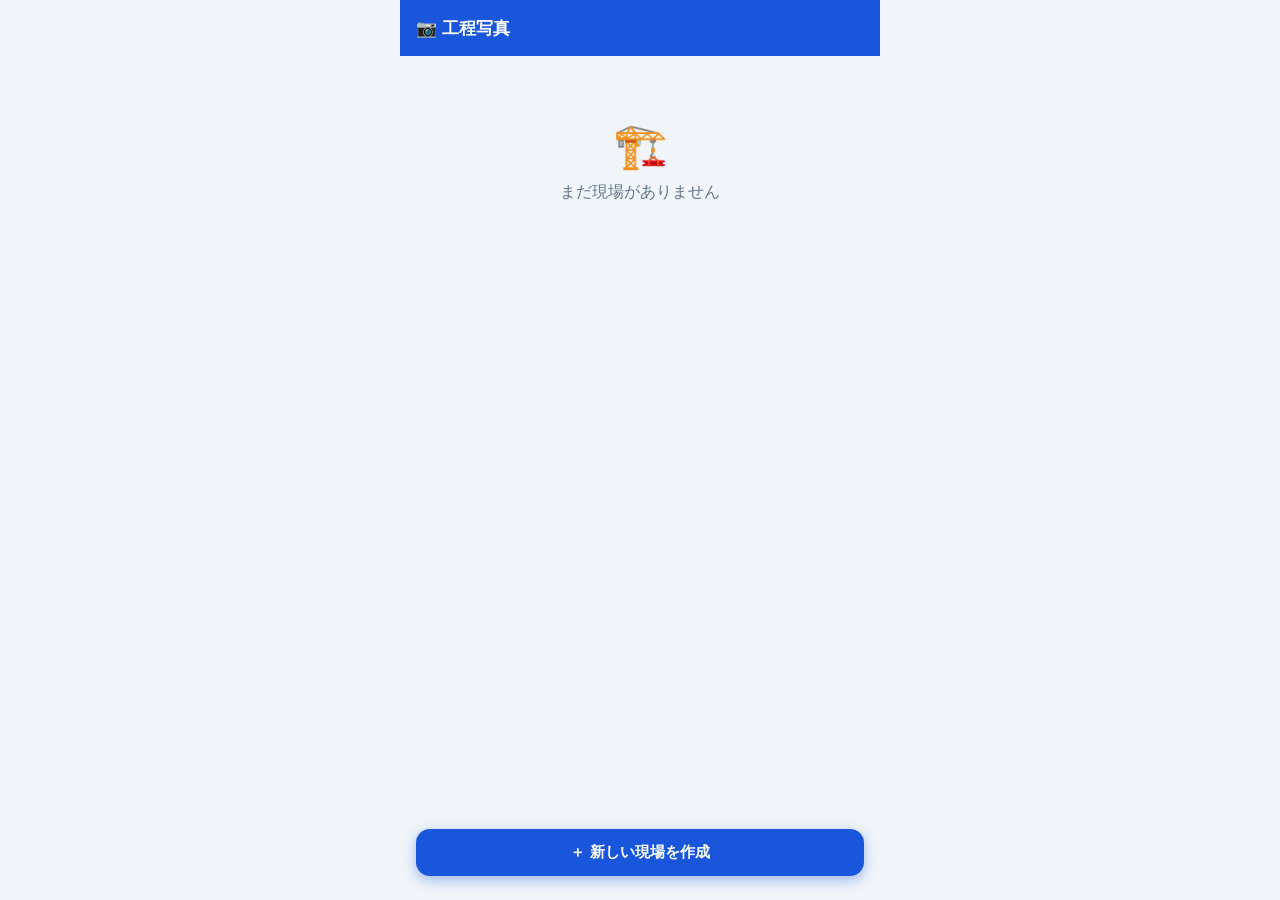
<file: work/washinokensetsu-koutei-shashin/04_system/index.html>
<!DOCTYPE html>
<html lang="ja">
<head>
<meta charset="UTF-8">
<meta name="viewport" content="width=device-width, initial-scale=1.0, maximum-scale=1.0, user-scalable=no">
<title>工程写真アプリ</title>
<style>
  :root {
    --primary: #1a56db;
    --primary-dark: #1239a5;
    --danger: #ef4444;
    --success: #10b981;
    --bg: #f1f5f9;
    --card: #ffffff;
    --text: #1e293b;
    --muted: #64748b;
    --border: #e2e8f0;
    --header-h: 56px;
  }
  * { box-sizing: border-box; margin: 0; padding: 0; -webkit-tap-highlight-color: transparent; }
  body {
    font-family: -apple-system, BlinkMacSystemFont, 'Hiragino Sans', 'Yu Gothic UI', sans-serif;
    background: var(--bg); color: var(--text);
    max-width: 480px; margin: 0 auto; min-height: 100vh;
  }
  .screen { display: none; min-height: 100vh; padding-bottom: 24px; }
  .screen.active { display: block; }

  .header {
    background: var(--primary); color: white; height: var(--header-h);
    display: flex; align-items: center; padding: 0 16px;
    position: sticky; top: 0; z-index: 100; gap: 12px;
  }
  .header-back {
    width: 34px; height: 34px; display: flex; align-items: center; justify-content: center;
    background: rgba(255,255,255,0.15); border-radius: 50%; cursor: pointer; font-size: 19px; flex-shrink: 0;
  }
  .header-title { font-size: 17px; font-weight: 700; flex: 1; }
  .header-action {
    font-size: 13px; background: rgba(255,255,255,0.2);
    padding: 6px 12px; border-radius: 20px; cursor: pointer; white-space: nowrap;
  }

  .section { padding: 16px; }
  .card { background: var(--card); border-radius: 14px; padding: 14px; box-shadow: 0 1px 4px rgba(0,0,0,0.07); margin-bottom: 10px; }

  /* HOME: 現場一覧 */
  .site-card {
    display: flex; align-items: center; justify-content: space-between; gap: 10px;
    cursor: pointer;
  }
  .site-card-name { font-size: 15px; font-weight: 700; }
  .site-card-sub { font-size: 12px; color: var(--muted); margin-top: 3px; }
  .site-card-arrow { color: var(--muted); font-size: 18px; }
  .fab {
    position: fixed; bottom: 24px; left: 50%; transform: translateX(-50%);
    width: calc(100% - 32px); max-width: 448px;
    background: var(--primary); color: white; border: none; border-radius: 14px;
    padding: 14px; font-size: 15px; font-weight: 700; cursor: pointer;
    box-shadow: 0 4px 14px rgba(26,86,219,0.4);
  }

  .empty-state { text-align: center; padding: 48px 24px; color: var(--muted); }
  .empty-state-icon { font-size: 44px; margin-bottom: 10px; }

  /* PHOTO LIST */
  .photo-add-drop {
    background: #f8faff; border: 2px dashed #93c5fd; border-radius: 14px;
    padding: 18px; text-align: center; cursor: pointer; margin-bottom: 14px;
  }
  .photo-add-icon { font-size: 30px; margin-bottom: 4px; }
  .photo-add-text { font-size: 14px; font-weight: 700; color: var(--primary); }

  .photo-item {
    display: flex; gap: 8px; background: var(--card); border-radius: 14px; padding: 10px;
    box-shadow: 0 1px 4px rgba(0,0,0,0.07); margin-bottom: 10px; align-items: stretch;
  }
  .photo-item.dragging { z-index: 50; box-shadow: 0 8px 20px rgba(0,0,0,0.25); opacity: 0.95; }
  .photo-item-handle {
    display: flex; align-items: center; justify-content: center;
    width: 26px; flex-shrink: 0; font-size: 20px; color: var(--muted);
    cursor: grab; touch-action: none; user-select: none; -webkit-user-drag: none;
  }
  body.dragging-active { user-select: none; }
  .photo-item-thumb {
    width: 76px; height: 76px; border-radius: 10px; overflow: hidden; flex-shrink: 0; background: #e0f2fe;
  }
  .photo-item-thumb img { width: 100%; height: 100%; object-fit: cover; display: block; }
  .photo-item-body { flex: 1; min-width: 0; }
  .photo-item-input {
    width: 100%; border: 1.5px solid var(--border); border-radius: 8px; padding: 6px 8px;
    font-size: 13px; font-family: inherit; margin-bottom: 6px; background: white;
  }
  .photo-item-memo {
    width: 100%; border: 1.5px solid var(--border); border-radius: 8px; padding: 6px 8px;
    font-size: 12px; font-family: inherit; resize: none; height: 44px; line-height: 1.4;
  }
  .photo-item-counter { font-size: 10px; color: var(--muted); text-align: right; margin-top: 2px; }
  .photo-item-actions {
    display: flex; flex-direction: column; gap: 4px; flex-shrink: 0;
  }
  .photo-item-btn {
    width: 30px; height: 30px; border-radius: 8px; border: none; background: var(--bg);
    color: var(--muted); font-size: 14px; cursor: pointer; display: flex; align-items: center; justify-content: center;
  }
  .photo-item-btn.del { color: var(--danger); }

  .submit-btn {
    width: 100%; padding: 15px; border-radius: 14px; border: none;
    background: var(--primary); color: white; font-size: 15px; font-weight: 800;
    cursor: pointer; display: flex; align-items: center; justify-content: center; gap: 8px;
    box-shadow: 0 4px 12px rgba(26,86,219,0.35); font-family: inherit; margin-top: 4px;
  }
  .submit-btn.ghost { background: var(--card); color: var(--text); box-shadow: none; border: 1.5px solid var(--border); }

  /* PRINT PREVIEW (screen) */
  .print-page {
    background: white; width: 100%; aspect-ratio: 210 / 297;
    box-shadow: 0 1px 6px rgba(0,0,0,0.15); margin: 0 auto 20px; padding: 10mm;
    display: grid; grid-template-columns: 1fr 1fr; grid-template-rows: auto repeat(3, 1fr);
    gap: 4mm; overflow: hidden;
  }
  .print-page-header {
    grid-column: 1 / -1; display: flex; justify-content: space-between; align-items: baseline;
    border-bottom: 1.5px solid #333; padding-bottom: 4px; margin-bottom: 2px;
    font-size: 11px;
  }
  .print-page-header b { font-size: 13px; }
  .print-cell { border: 1px solid #ccc; display: flex; flex-direction: column; overflow: hidden; }
  .print-cell-photo { flex: 1; background: #eee; overflow: hidden; min-height: 0; }
  .print-cell-photo img { width: 100%; height: 100%; object-fit: cover; display: block; }
  .print-cell-caption {
    padding: 3px 5px; font-size: 9px; line-height: 1.3; border-top: 1px solid #ccc;
    height: 15mm; overflow: hidden; flex-shrink: 0;
  }
  .print-cell-caption b { font-size: 10px; display: block; }
  .print-cell-empty { background: #f8f8f8; }

  /* FORM */
  .form-group { margin-bottom: 14px; }
  .form-label { font-size: 13px; font-weight: 700; color: var(--muted); margin-bottom: 6px; display: block; }
  .form-input {
    width: 100%; padding: 12px 14px; border-radius: 12px;
    border: 1.5px solid var(--border); font-size: 15px; font-family: inherit;
    color: var(--text); background: white; outline: none;
  }

  .toast {
    position: fixed; bottom: 90px; left: 50%; transform: translateX(-50%) translateY(20px);
    background: #1e293b; color: white; padding: 12px 20px; border-radius: 24px;
    font-size: 14px; font-weight: 600; opacity: 0; transition: all 0.3s; z-index: 9999; white-space: nowrap;
  }
  .toast.show { opacity: 1; transform: translateX(-50%) translateY(0); }

  /* PRINT MEDIA */
  @media print {
    body { max-width: none; }
    .header, .fab, .no-print, .toast { display: none !important; }
    .screen { display: none !important; padding-bottom: 0; }
    .screen.printing { display: block !important; }
    .print-page { box-shadow: none; margin: 0; page-break-after: always; width: 210mm; aspect-ratio: unset; height: 297mm; }
    .section { padding: 0; }
  }
</style>
</head>
<body>

<!-- ─── HOME: 現場一覧 ─── -->
<div class="screen active" id="screen-home">
  <div class="header">
    <div class="header-title">📷 工程写真</div>
  </div>
  <div class="section" id="site-list"></div>
  <button class="fab" onclick="openNewSite()">＋ 新しい現場を作成</button>
</div>

<!-- ─── NEW SITE ─── -->
<div class="screen" id="screen-new-site">
  <div class="header">
    <div class="header-back" onclick="goScreen('home')">‹</div>
    <div class="header-title">新しい現場</div>
  </div>
  <div class="section">
    <div class="form-group">
      <label class="form-label">現場名 <span style="color:var(--danger)">必須</span></label>
      <input class="form-input" type="text" id="in-site-name" placeholder="例：田中工業 東海工場 新築工事">
    </div>
    <div class="form-group">
      <label class="form-label">施工者名</label>
      <input class="form-input" type="text" id="in-site-builder" placeholder="例：有限会社わしの建設">
    </div>
    <button class="submit-btn" onclick="createSite()">作成する</button>
  </div>
</div>

<!-- ─── SITE DETAIL: 写真一覧 ─── -->
<div class="screen" id="screen-detail">
  <div class="header">
    <div class="header-back" onclick="goScreen('home')">‹</div>
    <div class="header-title" id="detail-title">現場詳細</div>
    <div class="header-action" onclick="openPrintPreview()">🖨 印刷</div>
  </div>
  <div class="section">
    <div class="photo-add-drop" onclick="triggerFileInput()">
      <div class="photo-add-icon">📷</div>
      <div class="photo-add-text">写真を追加（複数選択可）</div>
    </div>
    <input type="file" id="file-input" accept="image/*" multiple capture="environment" style="display:none" onchange="handleFiles(event)">
    <div id="photo-list"></div>
  </div>
</div>

<!-- ─── PRINT PREVIEW ─── -->
<div class="screen" id="screen-print">
  <div class="header no-print">
    <div class="header-back" onclick="goScreen('detail')">‹</div>
    <div class="header-title">印刷プレビュー</div>
    <div class="header-action" onclick="window.print()">🖨 印刷/PDF保存</div>
  </div>
  <div class="section" id="print-pages"></div>
</div>

<div class="toast" id="toast"></div>

<script>
// ─────────────────────────────────────────────
//  DATA（localStorageに保存）
// ─────────────────────────────────────────────
const STORAGE_KEY = 'koutei_shashin_sites';

// 工程名の選択肢（選択式）
const DEFAULT_PHASES = ['着工前', '仮設・準備', '基礎工事', '躯体・骨組み', '屋根工事', '外壁工事', '内部造作', '設備工事', '外構工事', '完成'];
// メモの最大文字数（印刷レイアウトの枠に収まる目安）
const MEMO_MAXLEN = 60;

function loadSites() {
  try {
    const s = localStorage.getItem(STORAGE_KEY);
    return s ? JSON.parse(s) : [];
  } catch(e) { return []; }
}
function saveSites(sites) {
  try { localStorage.setItem(STORAGE_KEY, JSON.stringify(sites)); }
  catch(e) { showToast('⚠️ 保存に失敗しました（容量不足の可能性）'); }
}

let sites = loadSites();
let currentSiteId = null;
let currentScreen = 'home';

function uid() { return 'S' + Date.now().toString(36).toUpperCase(); }

function showToast(msg, duration=2200) {
  const t = document.getElementById('toast');
  t.textContent = msg;
  t.classList.add('show');
  setTimeout(() => t.classList.remove('show'), duration);
}

// ─────────────────────────────────────────────
//  NAVIGATION
// ─────────────────────────────────────────────
function goScreen(name) {
  document.querySelectorAll('.screen').forEach(s => s.classList.remove('active'));
  document.getElementById('screen-' + name).classList.add('active');
  currentScreen = name;
  if (name === 'home') renderSiteList();
  window.scrollTo(0, 0);
}

// ─────────────────────────────────────────────
//  HOME / SITE LIST
// ─────────────────────────────────────────────
function renderSiteList() {
  const el = document.getElementById('site-list');
  if (!sites.length) {
    el.innerHTML = `<div class="empty-state"><div class="empty-state-icon">🏗️</div><div>まだ現場がありません</div></div>`;
    return;
  }
  el.innerHTML = sites.map(s => `
    <div class="card site-card" onclick="openSite('${s.id}')">
      <div>
        <div class="site-card-name">${s.name}</div>
        <div class="site-card-sub">📷 ${s.photos.length}枚 ・ ${s.builder || '施工者未設定'}</div>
      </div>
      <div class="site-card-arrow">›</div>
    </div>`).join('');
}

function openNewSite() {
  document.getElementById('in-site-name').value = '';
  document.getElementById('in-site-builder').value = '';
  goScreen('new-site');
}

function createSite() {
  const name = document.getElementById('in-site-name').value.trim();
  if (!name) { showToast('⚠️ 現場名を入力してください'); return; }
  const builder = document.getElementById('in-site-builder').value.trim();
  const site = { id: uid(), name, builder, photos: [] };
  sites.unshift(site);
  saveSites(sites);
  showToast('✓ 現場を作成しました');
  openSite(site.id);
}

// ─────────────────────────────────────────────
//  SITE DETAIL / PHOTO LIST
// ─────────────────────────────────────────────
function openSite(id) {
  currentSiteId = id;
  const site = sites.find(s => s.id === id);
  document.getElementById('detail-title').textContent = site.name;
  renderPhotoList();
  document.querySelectorAll('.screen').forEach(s => s.classList.remove('active'));
  document.getElementById('screen-detail').classList.add('active');
  currentScreen = 'detail';
  window.scrollTo(0, 0);
}

function currentSite() { return sites.find(s => s.id === currentSiteId); }

function triggerFileInput() { document.getElementById('file-input').click(); }

function resizeImage(file, callback) {
  const reader = new FileReader();
  reader.onload = function(ev) {
    const img = new Image();
    img.onload = function() {
      const MAX = 1000;
      let w = img.width, h = img.height;
      if (w > MAX || h > MAX) {
        if (w > h) { h = Math.round(h * MAX / w); w = MAX; }
        else { w = Math.round(w * MAX / h); h = MAX; }
      }
      const canvas = document.createElement('canvas');
      canvas.width = w; canvas.height = h;
      canvas.getContext('2d').drawImage(img, 0, 0, w, h);
      callback(canvas.toDataURL('image/jpeg', 0.75));
    };
    img.src = ev.target.result;
  };
  reader.readAsDataURL(file);
}

function handleFiles(e) {
  const files = Array.from(e.target.files);
  if (!files.length) return;
  const site = currentSite();
  let loaded = 0;
  files.forEach(file => {
    resizeImage(file, dataUrl => {
      site.photos.push({
        id: uid(),
        src: dataUrl,
        phase: '',
        memo: ''
      });
      loaded++;
      if (loaded === files.length) {
        saveSites(sites);
        renderPhotoList();
        showToast(`📷 写真${files.length}枚を追加しました`);
      }
    });
  });
  e.target.value = '';
}

function renderPhotoList() {
  const site = currentSite();
  const el = document.getElementById('photo-list');
  if (!site.photos.length) {
    el.innerHTML = `<div class="empty-state"><div class="empty-state-icon">📷</div><div>まだ写真がありません</div></div>`;
    return;
  }
  const phaseOptionsHTML = (selected) => `<option value="">工程名を選択</option>` +
    DEFAULT_PHASES.map(p => `<option value="${p}" ${p===selected?'selected':''}>${p}</option>`).join('');

  el.innerHTML = site.photos.map((p, i) => `
    <div class="photo-item" id="pitem-${p.id}">
      <span class="photo-item-handle" draggable="false" onpointerdown="startDrag(event,'${p.id}')">⠿</span>
      <div class="photo-item-thumb"><img src="${p.src}"></div>
      <div class="photo-item-body">
        <select class="photo-item-input" onchange="updatePhoto('${p.id}','phase',this.value)">
          ${phaseOptionsHTML(p.phase)}
        </select>
        <textarea class="photo-item-memo" placeholder="メモ" maxlength="${MEMO_MAXLEN}"
          oninput="document.getElementById('cnt-${p.id}').textContent = this.value.length"
          onchange="updatePhoto('${p.id}','memo',this.value)">${p.memo || ''}</textarea>
        <div class="photo-item-counter"><span id="cnt-${p.id}">${(p.memo||'').length}</span> / ${MEMO_MAXLEN}</div>
      </div>
      <div class="photo-item-actions">
        <button class="photo-item-btn" onclick="movePhoto(${i},-1)" ${i===0?'disabled style="opacity:.3"':''}>▲</button>
        <button class="photo-item-btn" onclick="movePhoto(${i},1)" ${i===site.photos.length-1?'disabled style="opacity:.3"':''}>▼</button>
        <button class="photo-item-btn del" onclick="deletePhoto('${p.id}')">✕</button>
      </div>
    </div>`).join('');
}

function updatePhoto(photoId, field, value) {
  const site = currentSite();
  const photo = site.photos.find(p => p.id === photoId);
  photo[field] = value;
  saveSites(sites);
}

// ─────────────────────────────────────────────
//  DRAG並べ替え（Pointer Events、スマホのタッチ対応）
// ─────────────────────────────────────────────
let dragCtx = null;

function startDrag(e, photoId) {
  e.preventDefault();
  const handle = e.currentTarget;
  const item = document.getElementById('pitem-' + photoId);
  const list = document.getElementById('photo-list');
  dragCtx = { photoId, item, list, startClientY: e.clientY };
  item.classList.add('dragging');
  document.body.classList.add('dragging-active');
  handle.setPointerCapture(e.pointerId);
  handle.onpointermove = onDragMove;
  handle.onpointerup = endDrag;
  handle.onpointercancel = endDrag;
}

function onDragMove(e) {
  if (!dragCtx) return;
  const deltaY = e.clientY - dragCtx.startClientY;
  dragCtx.item.style.transform = `translateY(${deltaY}px)`;

  const items = Array.from(dragCtx.list.querySelectorAll('.photo-item'));
  const idx = items.indexOf(dragCtx.item);
  const draggedRect = dragCtx.item.getBoundingClientRect();
  const draggedCenter = draggedRect.top + draggedRect.height / 2;

  const next = items[idx + 1];
  if (next) {
    const r = next.getBoundingClientRect();
    if (draggedCenter > r.top + r.height / 2) {
      dragCtx.list.insertBefore(next, dragCtx.item);
      return;
    }
  }
  const prev = items[idx - 1];
  if (prev) {
    const r = prev.getBoundingClientRect();
    if (draggedCenter < r.top + r.height / 2) {
      dragCtx.list.insertBefore(dragCtx.item, prev);
    }
  }
}

function endDrag(e) {
  if (!dragCtx) return;
  const handle = e.currentTarget;
  handle.releasePointerCapture(e.pointerId);
  handle.onpointermove = null;
  handle.onpointerup = null;
  handle.onpointercancel = null;

  dragCtx.item.classList.remove('dragging');
  dragCtx.item.style.transform = '';
  document.body.classList.remove('dragging-active');

  const site = currentSite();
  const newOrderIds = Array.from(dragCtx.list.querySelectorAll('.photo-item'))
    .map(el => el.id.replace('pitem-', ''));
  site.photos.sort((a, b) => newOrderIds.indexOf(a.id) - newOrderIds.indexOf(b.id));
  saveSites(sites);
  dragCtx = null;
  renderPhotoList();
}

function movePhoto(index, dir) {
  const site = currentSite();
  const newIndex = index + dir;
  if (newIndex < 0 || newIndex >= site.photos.length) return;
  const tmp = site.photos[index];
  site.photos[index] = site.photos[newIndex];
  site.photos[newIndex] = tmp;
  saveSites(sites);
  renderPhotoList();
}

function deletePhoto(photoId) {
  const site = currentSite();
  site.photos = site.photos.filter(p => p.id !== photoId);
  saveSites(sites);
  renderPhotoList();
  showToast('🗑️ 写真を削除しました');
}

// ─────────────────────────────────────────────
//  PRINT PREVIEW（A4 1枚6枚レイアウト）
// ─────────────────────────────────────────────
function openPrintPreview() {
  const site = currentSite();
  if (!site.photos.length) { showToast('⚠️ 写真がありません'); return; }

  const PER_PAGE = 6;
  const pages = [];
  for (let i = 0; i < site.photos.length; i += PER_PAGE) {
    pages.push(site.photos.slice(i, i + PER_PAGE));
  }

  const el = document.getElementById('print-pages');
  el.innerHTML = pages.map((pagePhotos, pi) => {
    const cells = pagePhotos.map(p => `
      <div class="print-cell">
        <div class="print-cell-photo"><img src="${p.src}"></div>
        <div class="print-cell-caption"><b>${p.phase || '―'}</b>${(p.memo||'').replace(/\n/g,'<br>')}</div>
      </div>`).join('');
    const emptyCells = Array(PER_PAGE - pagePhotos.length).fill('<div class="print-cell print-cell-empty"></div>').join('');
    return `
      <div class="print-page">
        <div class="print-page-header">
          <b>${site.name}</b>
          <span>施工者：${site.builder || '―'} ／ ${pi+1}/${pages.length}ページ</span>
        </div>
        ${cells}${emptyCells}
      </div>`;
  }).join('');

  document.querySelectorAll('.screen').forEach(s => s.classList.remove('active'));
  document.getElementById('screen-print').classList.add('active');
  currentScreen = 'print';
  window.scrollTo(0, 0);
}

// ─────────────────────────────────────────────
//  INIT
// ─────────────────────────────────────────────
renderSiteList();
</script>
</body>
</html>
</file>
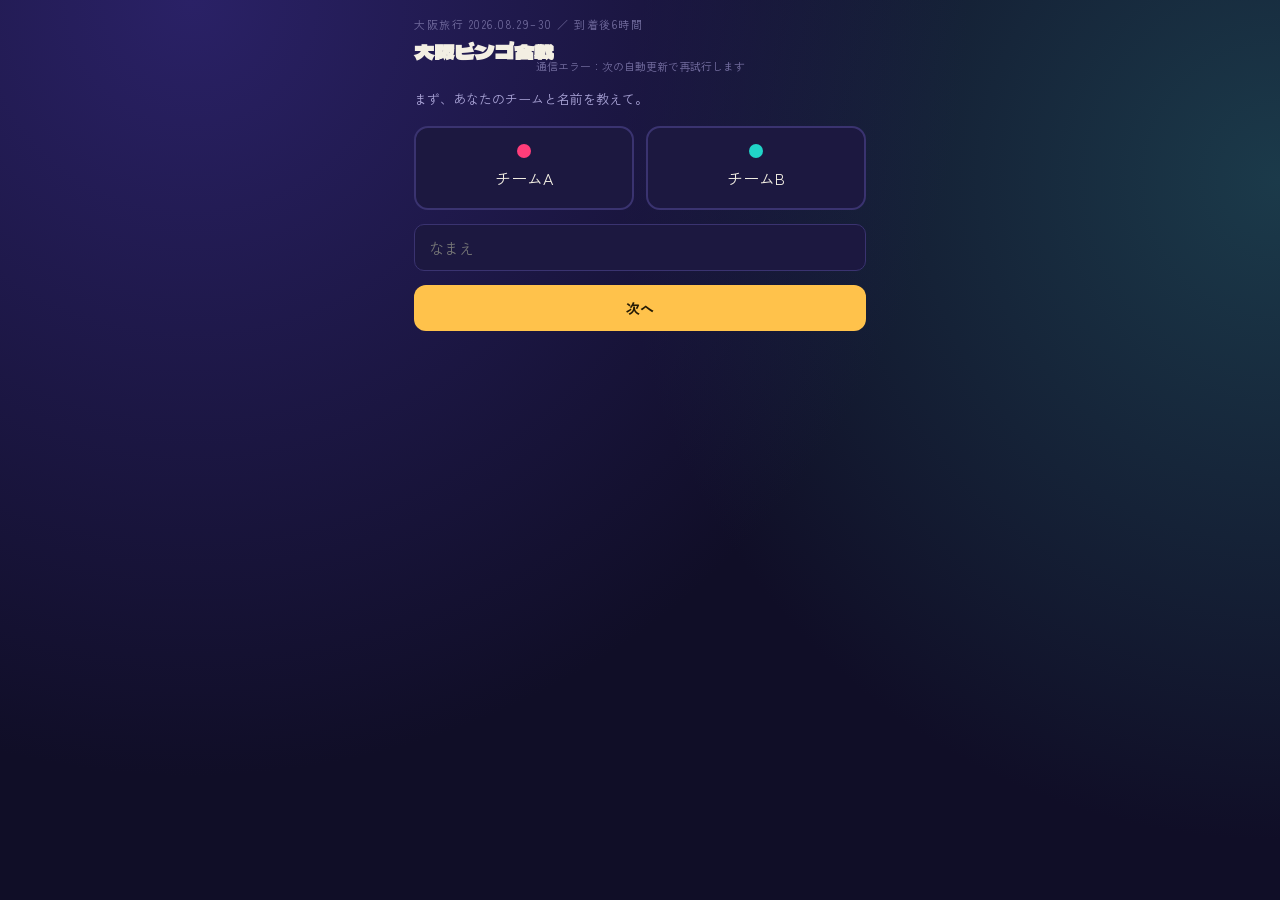
<file: work/bingo-app/04_system/app/index.html>
<!doctype html>
<html lang="ja">
<head>
<meta charset="UTF-8" />
<title>大阪ビンゴ合戦</title>
<meta name="viewport" content="width=device-width, initial-scale=1, viewport-fit=cover" />
<link rel="preconnect" href="https://fonts.googleapis.com">
<link rel="preconnect" href="https://fonts.gstatic.com" crossorigin>
<link href="https://fonts.googleapis.com/css2?family=Dela+Gothic+One&family=Zen+Kaku+Gothic+New:wght@400;500;700;900&family=Rajdhani:wght@600;700&display=swap" rel="stylesheet">
<style>
  :root{
    --bg:#100e27; --bg-2:#0a0919; --surface:#1c1840; --surface-2:#241f52; --line:#3a3370;
    --ink:#f3efe3; --ink-dim:#a9a3d6; --ink-faint:#726c9e;
    --team-a:#ff3d7a; --team-b:#21d4c8; --gold:#ffc24b;
    --diff-easy:#7cd992; --diff-normal:#ffc24b; --diff-hard:#ff6b57;
    --danger:#ff5c5c;
    --font-display:'Dela Gothic One','Zen Kaku Gothic New',sans-serif;
    --font-body:'Zen Kaku Gothic New','Hiragino Kaku Gothic ProN','Yu Gothic',sans-serif;
    --font-mono:'Rajdhani','Zen Kaku Gothic New',sans-serif;
  }
  *{box-sizing:border-box;}
  html,body{margin:0;padding:0;}
  body{
    background:var(--bg);
    background-image:radial-gradient(circle at 15% 0%, #2a2166 0%, transparent 55%), radial-gradient(circle at 100% 20%, #1b3a4a 0%, transparent 45%);
    background-attachment:fixed;
    color:var(--ink); font-family:var(--font-body); line-height:1.6; -webkit-font-smoothing:antialiased; min-height:100vh;
  }
  h1,h2,h3{ font-family:var(--font-display); text-wrap:balance; line-height:1.4; margin:0; }
  button{font-family:inherit;}
  input{font-family:inherit;}
  [hidden]{display:none !important;}
  .wrap{max-width:480px;margin:0 auto;padding:16px 14px 60px;}
  .eyebrow{font-size:11px;letter-spacing:.14em;color:var(--ink-faint);text-transform:uppercase;margin-bottom:4px;}
  .lede{color:var(--ink-dim);font-size:13px;margin:4px 0 16px;}
  .card{background:var(--surface);border:1px solid var(--line);border-radius:14px;padding:14px;margin-bottom:16px;}
  .card h3{font-size:14px;margin-bottom:8px;}
  .hint{font-size:11.5px;color:var(--ink-faint);margin:2px 0 8px;}
  .syncnote{font-size:11px;color:var(--ink-faint);text-align:center;margin:-8px 0 14px;}
  .linklike{background:none;border:none;color:var(--ink-dim);font-size:12px;text-decoration:underline;cursor:pointer;padding:0;}

  .scoreboard{display:grid;grid-template-columns:1fr auto 1fr;align-items:center;gap:8px;
    background:rgba(16,14,39,.85);border:1px solid var(--line);border-radius:14px;padding:12px;margin-bottom:10px;position:sticky;top:8px;z-index:10;backdrop-filter:blur(6px);}
  .score-box{text-align:center;}
  .score-box .lbl{font-size:11px;color:var(--ink-dim);letter-spacing:.04em;}
  .score-box .num{font-family:var(--font-mono);font-weight:700;font-size:28px;font-variant-numeric:tabular-nums;}
  .score-box.team-a .num{color:var(--team-a);}
  .score-box.team-b .num{color:var(--team-b);}
  .score-box .sub{font-size:11px;color:var(--ink-faint);}
  .timer-box{text-align:center;font-family:var(--font-mono);font-weight:700;font-size:13px;color:var(--gold);white-space:nowrap;}

  .btn-primary{width:100%;appearance:none;border:none;border-radius:12px;padding:13px;font-weight:700;font-size:14px;background:var(--gold);color:#241a05;cursor:pointer;margin-bottom:14px;}
  .btn-primary:active{transform:scale(.98);}
  .btn-primary:disabled{opacity:.35;cursor:not-allowed;}
  .btn-outline{width:100%;background:transparent;border:1px solid var(--line);color:var(--ink);border-radius:12px;padding:12px;font-size:13px;font-weight:700;cursor:pointer;}
  .btn-danger{width:100%;background:transparent;border:1px solid var(--danger);color:var(--danger);border-radius:12px;padding:12px;font-size:13px;font-weight:700;cursor:pointer;}
  .btn-danger[data-armed="1"]{background:var(--danger);color:#2b0a04;}
  .btn-row{display:flex;gap:8px;}
  .btn-row > *{flex:1;}

  .team-pick{display:grid;grid-template-columns:1fr 1fr;gap:12px;margin:14px 0;}
  .team-opt{border:2px solid var(--line);border-radius:14px;padding:16px 10px;text-align:center;background:var(--surface);cursor:pointer;}
  .team-opt .dot{width:14px;height:14px;border-radius:50%;margin:0 auto 8px;}
  .team-opt[data-t="A"] .dot{background:var(--team-a);}
  .team-opt[data-t="B"] .dot{background:var(--team-b);}
  .team-opt.selected[data-t="A"]{border-color:var(--team-a);box-shadow:0 0 0 3px rgba(255,61,122,.18);}
  .team-opt.selected[data-t="B"]{border-color:var(--team-b);box-shadow:0 0 0 3px rgba(33,212,200,.18);}
  input[type="text"].field{width:100%;background:var(--surface);border:1px solid var(--line);color:var(--ink);border-radius:10px;padding:12px 14px;font-size:15px;}
  .roster{font-size:11.5px;color:var(--ink-faint);margin:0 0 8px;}

  .pool-row,.common-row,.forced-row{display:flex;align-items:center;gap:6px;padding:8px;border:1px solid var(--line);border-radius:10px;background:var(--surface-2);margin-bottom:6px;}
  .diffbtns{display:flex;gap:2px;flex-shrink:0;}
  .dbtn{border:1px solid var(--line);background:var(--bg-2);color:var(--ink-dim);font-size:11px;font-weight:700;padding:5px 6px;border-radius:6px;cursor:pointer;}
  .dbtn.easy.active{background:var(--diff-easy);color:#0c2412;border-color:var(--diff-easy);}
  .dbtn.normal.active{background:var(--diff-normal);color:#241a05;border-color:var(--diff-normal);}
  .dbtn.hard.active{background:var(--diff-hard);color:#2b0a04;border-color:var(--diff-hard);}
  .row-text{flex:1;min-width:0;font-size:12.5px;}
  .row-pts{font-family:var(--font-mono);font-weight:700;color:var(--gold);font-size:12.5px;flex-shrink:0;width:32px;text-align:right;}
  .row-del,.icon-btn{flex-shrink:0;background:none;border:1px solid var(--line);color:var(--ink-dim);border-radius:7px;width:26px;height:26px;cursor:pointer;font-size:12px;}
  .row-del[data-armed="1"]{width:auto;padding:0 8px;color:var(--danger);border-color:var(--danger);}
  .edit-form{display:flex;flex-direction:column;gap:8px;padding:10px;border:1px dashed var(--line);border-radius:10px;background:var(--bg-2);margin-bottom:6px;}
  .edit-form input[type="text"]{background:var(--surface-2);border:1px solid var(--line);color:var(--ink);border-radius:8px;padding:8px 10px;font-size:13px;}
  .edit-form .row{display:flex;gap:8px;align-items:center;}
  .edit-form input[type="number"]{width:56px;background:var(--surface-2);border:1px solid var(--line);color:var(--gold);border-radius:8px;padding:8px;text-align:center;font-family:var(--font-mono);font-weight:700;}
  .add-row{display:flex;gap:6px;margin-top:2px;}
  .add-row input[type="text"]{flex:1;min-width:0;background:var(--bg-2);border:1px solid var(--line);color:var(--ink);border-radius:8px;padding:8px 10px;font-size:13px;}
  .btn-add{flex-shrink:0;background:var(--gold);color:#241a05;border:none;border-radius:8px;padding:8px 12px;font-weight:700;font-size:12.5px;cursor:pointer;}
  .btn-add:disabled{opacity:.35;cursor:not-allowed;}
  .chk{display:flex;align-items:center;gap:3px;font-size:11px;color:var(--ink-dim);flex-shrink:0;}
  .chk input{width:16px;height:16px;}

  .quota-readout{font-size:11px;color:var(--ink-faint);margin:-2px 0 8px;font-family:var(--font-mono);}
  .grid5{display:grid;grid-template-columns:repeat(5,1fr);gap:5px;margin-bottom:10px;}
  .cell{aspect-ratio:1;border-radius:8px;border:1px solid var(--line);background:var(--surface-2);padding:4px;font-size:9.5px;display:flex;flex-direction:column;justify-content:space-between;cursor:pointer;position:relative;overflow:hidden;}
  .cell.empty{align-items:center;justify-content:center;color:var(--ink-faint);background:var(--bg-2);}
  .cell.empty .cell-name{font-size:10px;}
  .cell .cell-name{font-size:9.5px;line-height:1.25;display:-webkit-box;-webkit-line-clamp:4;-webkit-box-orient:vertical;overflow:hidden;}
  .cell .cell-pts{font-family:var(--font-mono);font-weight:700;color:var(--gold);font-size:10px;align-self:flex-end;}
  .cell.done{background:linear-gradient(160deg, rgba(124,217,146,.22), var(--surface-2));}
  .cell.done::after{content:"✓";position:absolute;top:3px;right:5px;color:var(--diff-easy);font-weight:900;font-size:13px;}
  .cell.fixed{background:linear-gradient(160deg, rgba(185,140,255,.2), var(--surface-2));}
  .cell-clear{position:absolute;top:2px;left:2px;background:none;border:none;color:var(--ink-faint);font-size:10px;cursor:pointer;padding:2px;line-height:1;}
  .btn-random{width:100%;background:transparent;border:1px solid var(--line);color:var(--ink);border-radius:10px;padding:9px;font-size:12.5px;font-weight:700;cursor:pointer;margin-bottom:10px;}

  .forced-cols{display:flex;flex-direction:column;gap:14px;}
  .forced-col h4{font-size:12.5px;color:var(--ink-dim);margin:0 0 6px;font-weight:700;}

  .picker-overlay{position:fixed;inset:0;background:rgba(6,5,16,.75);display:flex;align-items:flex-end;justify-content:center;z-index:50;}
  .picker-overlay[hidden]{display:none;}
  .picker-panel{background:var(--surface);border:1px solid var(--line);border-radius:16px 16px 0 0;width:100%;max-width:480px;max-height:75vh;display:flex;flex-direction:column;}
  .picker-head{display:flex;justify-content:space-between;align-items:center;padding:14px 16px;border-bottom:1px solid var(--line);}
  .picker-list{overflow-y:auto;padding:10px 12px;}
  .picker-item{display:flex;align-items:center;gap:8px;width:100%;text-align:left;background:var(--surface-2);border:1px solid var(--line);border-radius:10px;padding:9px 10px;margin-bottom:6px;cursor:pointer;color:var(--ink);}
  .pi-diff{font-size:10px;font-weight:700;padding:2px 6px;border-radius:999px;flex-shrink:0;}
  .picker-item.easy .pi-diff{background:rgba(124,217,146,.18);color:var(--diff-easy);}
  .picker-item.normal .pi-diff{background:rgba(255,194,75,.18);color:var(--diff-normal);}
  .picker-item.hard .pi-diff{background:rgba(255,107,87,.18);color:var(--diff-hard);}
  .pi-text{flex:1;min-width:0;font-size:12.5px;}
  .pi-pts{font-family:var(--font-mono);font-weight:700;color:var(--gold);font-size:12px;flex-shrink:0;}

  .note-line{font-size:12.5px;background:var(--surface-2);border:1px solid var(--line);border-radius:8px;padding:7px 9px;margin:0 0 6px;}
  .toast{position:fixed;left:50%;bottom:20px;transform:translateX(-50%);background:var(--gold);color:#241a05;font-weight:700;font-size:12.5px;padding:9px 16px;border-radius:999px;z-index:60;display:none;box-shadow:0 8px 24px rgba(0,0,0,.35);}

  .result-hero{text-align:center;padding:10px 0 4px;}
  .result-hero .medal{font-size:44px;}
  .final-scores{display:flex;justify-content:center;align-items:center;gap:20px;margin:16px 0;}
  .final-scores .fs{text-align:center;}
  .final-scores .fs .num{font-family:var(--font-mono);font-weight:700;font-size:38px;font-variant-numeric:tabular-nums;}
  .final-scores .vs{color:var(--ink-faint);font-family:var(--font-mono);font-size:13px;}
  .final-scores .fs.a .num{color:var(--team-a);}
  .final-scores .fs.b .num{color:var(--team-b);}
</style>
</head>
<body>
<div class="wrap">
  <div class="eyebrow">大阪旅行 2026.08.29–30 ／ 到着後6時間</div>
  <h1 style="font-size:20px;">大阪ビンゴ合戦</h1>
  <p class="syncnote" id="syncStatus">同期中…</p>

  <!-- ============ S1: 表紙 ============ -->
  <section id="screen-cover">
    <p class="lede">まず、あなたのチームと名前を教えて。</p>
    <div class="team-pick">
      <div class="team-opt" data-t="A" onclick="pickCoverTeam('A')"><div class="dot"></div>チームA</div>
      <div class="team-opt" data-t="B" onclick="pickCoverTeam('B')"><div class="dot"></div>チームB</div>
    </div>
    <input type="text" id="coverName" class="field" placeholder="なまえ" style="margin-bottom:14px;">
    <button class="btn-primary" onclick="submitCover()">次へ</button>
  </section>

  <!-- ============ S2: カード設定 ============ -->
  <section id="screen-setup" hidden>
    <p class="lede">項目プールとビンゴマスを準備する。準備できたら下の「ゲーム開始」を押す。</p>

    <div class="card">
      <h3>項目プール</h3>
      <p class="hint">マス・ミッションの内容はここから選ぶ。全員が追加・編集・削除できる。</p>
      <div id="poolList"></div>
      <div class="add-row">
        <span class="diffbtns" id="newPoolDiffBtns" data-diff="easy">
          <button type="button" class="dbtn easy active" onclick="setNewPoolDiff(this,'easy')">易</button>
          <button type="button" class="dbtn normal" onclick="setNewPoolDiff(this,'normal')">普</button>
          <button type="button" class="dbtn hard" onclick="setNewPoolDiff(this,'hard')">難</button>
        </span>
        <input type="text" id="newPoolText" placeholder="新しい項目">
        <button class="btn-add" onclick="addPoolItem()">追加</button>
      </div>
    </div>

    <div class="card">
      <h3 style="color:var(--team-a);">チームAのカード</h3>
      <p class="roster" id="rosterA"></p>
      <p class="hint">相手（チームB）が内容を作る。空きマスをタップして選ぶ。</p>
      <div class="quota-readout" id="quotaA"></div>
      <button class="btn-random" onclick="randomizeCard('A')">🎲 ランダムで配置する</button>
      <div class="grid5" id="gridA-setup"></div>
    </div>

    <div class="card">
      <h3 style="color:var(--team-b);">チームBのカード</h3>
      <p class="roster" id="rosterB"></p>
      <p class="hint">相手（チームA）が内容を作る。空きマスをタップして選ぶ。</p>
      <div class="quota-readout" id="quotaB"></div>
      <button class="btn-random" onclick="randomizeCard('B')">🎲 ランダムで配置する</button>
      <div class="grid5" id="gridB-setup"></div>
    </div>

    <button class="btn-primary" onclick="startGame()">▶ ゲーム開始（6時間タイマー起動・誰か1人が押せばOK）</button>
    <p style="text-align:center;"><button class="linklike" onclick="showScreen('cover')">チーム・名前を変更する</button></p>
  </section>

  <!-- ============ S3: ゲーム中 ============ -->
  <section id="screen-play" hidden>
    <div class="scoreboard">
      <div class="score-box team-a"><div class="lbl">チームA</div><div class="num" id="scoreA">0</div><div class="sub" id="bingoA">ビンゴ 0本</div></div>
      <div class="timer-box" id="timerDisplay">未開始</div>
      <div class="score-box team-b"><div class="lbl">チームB</div><div class="num" id="scoreB">0</div><div class="sub" id="bingoB">ビンゴ 0本</div></div>
    </div>

    <div class="card">
      <div class="btn-row" style="margin-bottom:8px;">
        <button id="pauseBtn" class="btn-outline" onclick="togglePause()">⏸ タイマー停止</button>
        <button id="abortBtn" class="btn-danger" onclick="abortGame()">■ ゲーム中断</button>
      </div>
      <button id="resultBtn" class="btn-primary" style="margin:0;" onclick="showScreen('result')" hidden>🏆 結果発表</button>
    </div>

    <div class="card">
      <h3 style="color:var(--team-a);">チームAのカード</h3>
      <div class="grid5" id="gridA-play"></div>
    </div>
    <div class="card">
      <h3 style="color:var(--team-b);">チームBのカード</h3>
      <div class="grid5" id="gridB-play"></div>
    </div>

    <div class="card">
      <h3>追加ミッション（各チーム2回まで）</h3>
      <p class="hint">項目プールから選んで送る。相手のカードと同じ内容でもOK。同じ内容なら達成時にそのマスも自動で開く。</p>
      <div class="forced-cols">
        <div class="forced-col">
          <h4 style="color:var(--team-a);">チームAへの追加ミッション（残り <span id="forcedCountA">2/2</span>）</h4>
          <div id="forcedToA"></div>
          <button class="btn-add" id="sendToABtn" style="width:100%;" onclick="openPicker('forced','forcedToA')">＋ チームAに送る</button>
        </div>
        <div class="forced-col">
          <h4 style="color:var(--team-b);">チームBへの追加ミッション（残り <span id="forcedCountB">2/2</span>）</h4>
          <div id="forcedToB"></div>
          <button class="btn-add" id="sendToBBtn" style="width:100%;" onclick="openPicker('forced','forcedToB')">＋ チームBに送る</button>
        </div>
      </div>
    </div>

    <div class="card">
      <h3>共通ミッション（両チーム独立に達成可・各2pt）</h3>
      <div id="commonList"></div>
      <div class="add-row">
        <input type="text" id="newCommonText" placeholder="新しい共通ミッション">
        <button class="btn-add" onclick="addCommonItem()">追加</button>
      </div>
    </div>

    <div class="card">
      <h3>面白出来事</h3>
      <p class="hint">写真はLINEで共有してね。ここはテキストの自由メモ。</p>
      <div id="notepadList"></div>
      <div class="add-row">
        <input type="text" id="newNoteText" placeholder="おもろかったこと・メモを書く">
        <button class="btn-add" onclick="addNote()">追加</button>
      </div>
    </div>

    <button class="btn-danger" id="resetBtnPlay" onclick="resetGame(this)">🔄 完全リセット（新しいゲームを始める）</button>
  </section>

  <!-- ============ S4: 結果 ============ -->
  <section id="screen-result" hidden>
    <div class="card result-hero">
      <div class="medal" id="resultMedal">🏆</div>
      <h2 id="resultTitle">-</h2>
      <p class="hint" id="resultSub"></p>
    </div>
    <div class="final-scores">
      <div class="fs a"><div class="num" id="finalA">0</div><div>チームA</div></div>
      <div class="vs">VS</div>
      <div class="fs b"><div class="num" id="finalB">0</div><div>チームB</div></div>
    </div>
    <button class="btn-outline" style="margin-bottom:10px;" onclick="showScreen('play')">← ゲーム画面に戻る</button>
    <button class="btn-danger" id="resetBtnResult" onclick="resetGame(this)">🔄 完全リセット（新しいゲームを始める）</button>
  </section>
</div>

<div class="picker-overlay" id="pickerOverlay" hidden onclick="if(event.target===this)closePicker()">
  <div class="picker-panel">
    <div class="picker-head"><strong>項目を選ぶ</strong><button class="icon-btn" onclick="closePicker()">✕</button></div>
    <div id="pickerList" class="picker-list"></div>
  </div>
</div>

<div class="toast" id="toast"></div>

<script>
  /* =========================================================
     設定: Google Apps ScriptのWebアプリURL
     ========================================================= */
  var GAS_URL = 'https://script.google.com/macros/s/AKfycbx6aiFwfl3vpmZ7bSv4VFsR7GzCRDPtRvcnca2IFziodQeYBybVA9WotgSraVnZVRPw/exec';

  var POINTS = { easy:1, normal:2, hard:4 };
  var DIFF_LABEL = { easy:'易', normal:'普', hard:'難' };
  var GAME_MS = 6*3600*1000;
  var LINES = (function(){
    var lines = [];
    for(var r=0;r<5;r++) lines.push([0,1,2,3,4].map(function(c){return r*5+c;}));
    for(var c=0;c<5;c++) lines.push([0,1,2,3,4].map(function(r){return r*5+c;}));
    lines.push([0,6,12,18,24]);
    lines.push([4,8,12,16,20]);
    return lines;
  })();

  function seedFamily(list, seq, name, cat, easyTxt, normalTxt, hardTxt){
    var diffs = [['easy',easyTxt],['normal',normalTxt],['hard',hardTxt]];
    diffs.forEach(function(pair){
      if(!pair[1]) return;
      list.push({ id:'p'+(seq.n++), diff:pair[0], text:name+'：'+pair[1], pts:POINTS[pair[0]] });
    });
  }
  function buildDefaultPool(){
    var list = []; var seq = {n:1};
    seedFamily(list,seq,'パチンコ','ギャンブル','打つ（結果不問）','当たりを獲得する','当たりを獲得し○○発以上獲得する');
    seedFamily(list,seq,'スロット','ギャンブル','打つ（結果不問）','ボーナスを獲得する','差枚+300枚以上を出す');
    seedFamily(list,seq,'競馬(WINS)','ギャンブル','馬券を1枚買う','的中させる','オッズ5倍以上で的中させる');
    seedFamily(list,seq,'競艇','ギャンブル','舟券を1枚買う','的中させる','3連単で的中させる');
    seedFamily(list,seq,'ダーツ','スキル','投げる','インブルに入れる','ブル（センター）に入れる');
    seedFamily(list,seq,'カラオケ','スキル','1曲歌う','70点以上を取る','90点以上を取る');
    seedFamily(list,seq,'ガチャ・福引','ギャンブル','1回引く','対象の商品を当てる','一番良い賞を当てる');
    seedFamily(list,seq,'グルメ','観光','名物を1つ食べる','大盛りメニューを完食する','激辛・激盛りを制限時間内に完食する');
    seedFamily(list,seq,'観光名所','観光','観光名所へ行き写真を撮る','指定ポーズ・アイテムで撮る','複数の名所を指定順で回る');
    seedFamily(list,seq,'対人ミッション','その他','知らない人に道を聞く','知らない人と写真を撮ってもらう','知らない人に飲食物を奢ってもらう');
    seedFamily(list,seq,'一番くじ','ギャンブル','1回引く','フィギュアを当てる','A・B・C賞のいずれかを当てる');
    seedFamily(list,seq,'クレーンゲーム','スキル','なんでもいいので景品を獲得する','ぬいぐるみかフィギュアを獲得する','ぬいぐるみ・フィギュアを2つ獲得する');
    seedFamily(list,seq,'ボウリング','スキル','1フレーム投げる','1ゲームで100点以上','1ゲームでストライクを3回以上');
    seedFamily(list,seq,'通天閣','観光','通天閣の写真を撮る','ビリケンさんと写真を撮る','通天閣に登り、展望台から写真を撮る');
    seedFamily(list,seq,'道頓堀','観光','グリコの看板の写真を撮る','たこ焼きを1舟食べる','人数×15個のたこ焼きを食べる');
    seedFamily(list,seq,'黒門市場','観光','黒門市場に行く','30分以上滞在し、お店のお勧めを1つ食べる','5つの店でお勧めを食べる');
    seedFamily(list,seq,'カラオケデュエット','スキル','合計160点以上','合計170点以上','合計175点以上');
    seedFamily(list,seq,'あべのハルカス','観光','あべのハルカスの写真を撮る',null,'展望台(ハルカス300)まで登る');
    seedFamily(list,seq,'天王寺動物園','観光',null,null,'動物園に行って動物と一緒に写真を撮る');
    return list;
  }
  function buildDefaultCommon(){
    return [
      { id:'c1', text:'ヒョウ柄のおばちゃんを発見して写真を撮る', doneA:false, doneB:false },
      { id:'c2', text:'阪神タイガースのグッズを身につけた人を発見して写真を撮る', doneA:false, doneB:false },
      { id:'c3', text:'面白い商品を見つけて写真を撮る', doneA:false, doneB:false },
      { id:'c4', text:'面白い・変わり種の自販機を見つけて写真を撮る', doneA:false, doneB:false },
      { id:'c5', text:'知らない人に話しかけられて写真を撮ってもらう', doneA:false, doneB:false },
      { id:'c6', text:'芸能人に遭遇する（可能なら写真を撮る）', doneA:false, doneB:false },
      { id:'c7', text:'1円など激安商品を見つけて写真を撮る', doneA:false, doneB:false }
    ];
  }
  function buildEmptyCard(){
    var cells = [];
    for(var i=0;i<25;i++){
      if(i===12) cells.push({ text:'パチンコ初当たり獲得', pts:0, done:false, fixed:true });
      else cells.push({ text:null, pts:0, done:false, fixed:false });
    }
    return cells;
  }
  function defaultState(){
    return {
      updatedAt: 0,
      phase: 'setup', // 'setup' | 'playing' | 'ended'
      roster: { A: [], B: [] },
      pool: buildDefaultPool(),
      cardA: buildEmptyCard(),
      cardB: buildEmptyCard(),
      common: buildDefaultCommon(),
      forcedToA: [],
      forcedToB: [],
      startAt: 0,
      pausedAt: 0,
      pausedTotalMs: 0,
      notes: [],
      customSeq: 1
    };
  }

  var state = defaultState();
  var pendingMode = null, pendingTarget = null;
  var saveTimer = null;
  var coverTeamChoice = null;
  var screen = 'cover';

  function escapeHtml(s){
    return String(s).replace(/[&<>"']/g, function(c){
      return { '&':'&amp;', '<':'&lt;', '>':'&gt;', '"':'&quot;', "'":'&#39;' }[c];
    });
  }
  function showToast(msg){
    var t = document.getElementById('toast');
    t.textContent = msg; t.style.display = 'block';
    clearTimeout(t._timer);
    t._timer = setTimeout(function(){ t.style.display = 'none'; }, 2200);
  }

  /* ---------------- 画面切替 ---------------- */
  function showScreen(name){
    screen = name;
    ['cover','setup','play','result'].forEach(function(s){
      document.getElementById('screen-'+s).hidden = (s!==name);
    });
    if(name==='play') renderPlayControls();
    if(name==='result') renderResult();
    window.scrollTo({top:0});
  }
  function myIdentity(){
    return { team: localStorage.getItem('bingoMyTeam'), name: localStorage.getItem('bingoMyName') };
  }
  function decideInitialScreen(){
    var id = myIdentity();
    if(!id.team || !id.name){ showScreen('cover'); return; }
    showScreen(state.phase==='setup' ? 'setup' : 'play');
  }
  function pickCoverTeam(t){
    coverTeamChoice = t;
    document.querySelectorAll('.team-opt').forEach(function(el){
      el.classList.toggle('selected', el.dataset.t===t);
    });
  }
  function submitCover(){
    var name = document.getElementById('coverName').value.trim();
    if(!coverTeamChoice){ showToast('チームを選んでね'); return; }
    if(!name){ showToast('名前を入れてね'); return; }
    localStorage.setItem('bingoMyTeam', coverTeamChoice);
    localStorage.setItem('bingoMyName', name);
    if(state.roster[coverTeamChoice].indexOf(name)===-1){
      state.roster[coverTeamChoice].push(name);
      persist();
    }
    renderRoster();
    showScreen(state.phase==='setup' ? 'setup' : 'play');
  }
  function renderRoster(){
    document.getElementById('rosterA').textContent = state.roster.A.length ? '参加: '+state.roster.A.join('、') : '参加者募集中';
    document.getElementById('rosterB').textContent = state.roster.B.length ? '参加: '+state.roster.B.join('、') : '参加者募集中';
  }

  /* ---------------- 項目プール ---------------- */
  function renderPool(){
    var wrap = document.getElementById('poolList');
    wrap.innerHTML = state.pool.map(function(it){
      return '<div class="pool-row" data-id="'+it.id+'">'
        + '<span class="diffbtns">'
        + ['easy','normal','hard'].map(function(d){
            return '<button type="button" class="dbtn '+d+(it.diff===d?' active':'')+'" onclick="setPoolDiff(\''+it.id+'\',\''+d+'\')">'+DIFF_LABEL[d]+'</button>';
          }).join('')
        + '</span>'
        + '<span class="row-text">'+escapeHtml(it.text)+'</span>'
        + '<span class="row-pts">'+it.pts+'pt</span>'
        + '<button class="icon-btn" onclick="editPoolItem(\''+it.id+'\')">✎</button>'
        + '<button class="row-del" onclick="deletePoolItem(this,\''+it.id+'\')">✕</button>'
        + '</div>';
    }).join('');
  }
  function setPoolDiff(id, diff){
    var it = state.pool.find(function(p){ return p.id===id; });
    if(!it) return;
    it.diff = diff; it.pts = POINTS[diff];
    renderPool(); persist();
  }
  function editPoolItem(id){
    var it = state.pool.find(function(p){ return p.id===id; });
    var row = document.querySelector('.pool-row[data-id="'+id+'"]');
    row.outerHTML = '<div class="edit-form" data-id="'+id+'">'
      + '<input type="text" id="edit-text-'+id+'" value="'+escapeHtml(it.text)+'">'
      + '<div class="row">'
      + ['easy','normal','hard'].map(function(d){
          return '<button type="button" class="dbtn '+d+(it.diff===d?' active':'')+'" id="edit-diff-'+id+'-'+d+'" onclick="pickEditDiff(\''+id+'\',\''+d+'\')">'+DIFF_LABEL[d]+'</button>';
        }).join('')
      + '<input type="number" id="edit-pts-'+id+'" value="'+it.pts+'">'
      + '<button class="btn-add" onclick="savePoolItem(\''+id+'\')">保存</button>'
      + '</div></div>';
  }
  function pickEditDiff(id, diff){
    ['easy','normal','hard'].forEach(function(d){
      document.getElementById('edit-diff-'+id+'-'+d).classList.toggle('active', d===diff);
    });
    document.getElementById('edit-pts-'+id).value = POINTS[diff];
  }
  function savePoolItem(id){
    var it = state.pool.find(function(p){ return p.id===id; });
    var newText = document.getElementById('edit-text-'+id).value.trim();
    if(newText) it.text = newText;
    var activeBtn = document.querySelector('#edit-diff-'+id+'-easy.active, #edit-diff-'+id+'-normal.active, #edit-diff-'+id+'-hard.active');
    if(activeBtn) it.diff = activeBtn.id.split('-').pop();
    it.pts = Number(document.getElementById('edit-pts-'+id).value) || 0;
    renderPool(); persist();
  }
  function deletePoolItem(btn, id){
    if(btn.dataset.armed==='1'){
      state.pool = state.pool.filter(function(p){ return p.id!==id; });
      renderPool(); persist();
    } else {
      btn.dataset.armed='1'; btn.textContent='本当に削除？';
      setTimeout(function(){ if(btn.isConnected){ btn.dataset.armed='0'; btn.textContent='✕'; } }, 2500);
    }
  }
  function setNewPoolDiff(btn, diff){
    var group = document.getElementById('newPoolDiffBtns');
    group.dataset.diff = diff;
    group.querySelectorAll('.dbtn').forEach(function(b){ b.classList.toggle('active', b===btn); });
  }
  function addPoolItem(){
    var text = document.getElementById('newPoolText').value.trim();
    if(!text) return;
    var diff = document.getElementById('newPoolDiffBtns').dataset.diff || 'easy';
    state.pool.push({ id:'c'+(state.customSeq++), diff:diff, text:text, pts:POINTS[diff] });
    document.getElementById('newPoolText').value = '';
    renderPool(); persist();
  }

  /* ---------------- カード（setup画面・play画面 両方に描画） ---------------- */
  function cellHtml(letter, c, i){
    if(c.fixed){
      return '<div class="cell fixed'+(c.done?' done':'')+'" onclick="toggleCellDone(\''+letter+'\','+i+')"><span class="cell-name">'+escapeHtml(c.text)+'</span><span class="cell-pts">FIX</span></div>';
    }
    if(!c.text){
      return '<div class="cell empty" onclick="openPicker(\'cell\',\''+letter+'\','+i+')"><span class="cell-name">空き</span></div>';
    }
    return '<div class="cell'+(c.done?' done':'')+'" onclick="toggleCellDone(\''+letter+'\','+i+')">'
      + '<button class="cell-clear" onclick="event.stopPropagation();clearCell(\''+letter+'\','+i+')">✕</button>'
      + '<span class="cell-name">'+escapeHtml(c.text)+'</span><span class="cell-pts">'+c.pts+'pt</span></div>';
  }
  function renderCard(letter){
    var cells = state['card'+letter];
    var html = cells.map(function(c,i){ return cellHtml(letter, c, i); }).join('');
    var setupGrid = document.getElementById('grid'+letter+'-setup');
    var playGrid = document.getElementById('grid'+letter+'-play');
    if(setupGrid) setupGrid.innerHTML = html;
    if(playGrid) playGrid.innerHTML = html;
  }
  function toggleCellDone(letter, idx){
    state['card'+letter][idx].done = !state['card'+letter][idx].done;
    renderCard(letter); recomputeScores(); persist();
  }
  function clearCell(letter, idx){
    state['card'+letter][idx] = { text:null, pts:0, done:false, fixed:false };
    renderCard(letter); recomputeScores(); persist();
  }
  function randomizeCard(letter){
    if(state.pool.length < 24){ showToast('プールが24個未満だとランダム配置できないよ'); return; }
    var items = state.pool.slice();
    for(var i=items.length-1;i>0;i--){
      var j = Math.floor(Math.random()*(i+1));
      var t = items[i]; items[i]=items[j]; items[j]=t;
    }
    var picks = items.slice(0,24);
    var cards = state['card'+letter];
    var p = 0;
    for(var k=0;k<25;k++){
      if(cards[k].fixed) continue;
      var it = picks[p++];
      cards[k] = { text: it.text, pts: it.pts, done:false, fixed:false };
    }
    renderCard(letter); recomputeScores(); persist();
    showToast('ランダムに配置した');
  }
  function countByDiff(letter){
    var c = { easy:0, normal:0, hard:0 };
    state['card'+letter].forEach(function(cell){
      if(cell.fixed || !cell.text) return;
      if(cell.pts<=1) c.easy++; else if(cell.pts===2) c.normal++; else c.hard++;
    });
    return c;
  }

  /* ---------------- 共通ミッション ---------------- */
  function renderCommon(){
    var wrap = document.getElementById('commonList');
    wrap.innerHTML = state.common.map(function(m){
      return '<div class="common-row" data-id="'+m.id+'">'
        + '<span class="row-text">'+escapeHtml(m.text)+'</span>'
        + '<label class="chk"><input type="checkbox" '+(m.doneA?'checked':'')+' onchange="toggleCommon(\''+m.id+'\',\'A\',this.checked)"> A</label>'
        + '<label class="chk"><input type="checkbox" '+(m.doneB?'checked':'')+' onchange="toggleCommon(\''+m.id+'\',\'B\',this.checked)"> B</label>'
        + '<button class="row-del" onclick="deleteCommonItem(this,\''+m.id+'\')">✕</button>'
        + '</div>';
    }).join('');
  }
  function toggleCommon(id, team, checked){
    var m = state.common.find(function(x){ return x.id===id; });
    if(!m) return;
    if(team==='A') m.doneA = checked; else m.doneB = checked;
    recomputeScores(); persist();
  }
  function deleteCommonItem(btn, id){
    if(btn.dataset.armed==='1'){
      state.common = state.common.filter(function(m){ return m.id!==id; });
      renderCommon(); recomputeScores(); persist();
    } else {
      btn.dataset.armed='1'; btn.textContent='本当に削除？';
      setTimeout(function(){ if(btn.isConnected){ btn.dataset.armed='0'; btn.textContent='✕'; } }, 2500);
    }
  }
  function addCommonItem(){
    var text = document.getElementById('newCommonText').value.trim();
    if(!text) return;
    state.common.push({ id:'c'+(state.customSeq++), text:text, doneA:false, doneB:false });
    document.getElementById('newCommonText').value = '';
    renderCommon(); persist();
  }

  /* ---------------- 追加（強制）ミッション ---------------- */
  function renderForced(letter){
    var list = state['forcedTo'+letter];
    var wrap = document.getElementById('forcedTo'+letter);
    wrap.innerHTML = list.map(function(f, i){
      return '<div class="forced-row">'
        + '<span class="row-text">'+escapeHtml(f.text)+'</span>'
        + '<span class="row-pts">'+f.pts+'pt</span>'
        + '<label class="chk"><input type="checkbox" '+(f.done?'checked':'')+' onchange="toggleForced(\''+letter+'\','+i+',this.checked)"> 達成</label>'
        + '</div>';
    }).join('');
    document.getElementById('forcedCount'+letter).textContent = list.length + '/2';
    document.getElementById('sendTo'+letter+'Btn').disabled = list.length >= 2;
  }
  function toggleForced(letter, idx, checked){
    var f = state['forcedTo'+letter][idx];
    f.done = checked;
    if(checked){
      var cells = state['card'+letter];
      var match = cells.find(function(c){ return !c.done && c.text===f.text; });
      if(match) match.done = true;
      renderCard(letter);
    }
    recomputeScores(); persist();
  }

  /* ---------------- 項目ピッカー（マス割当／追加ミッション送信共用） ---------------- */
  function openPicker(mode, a, b){
    pendingMode = mode;
    pendingTarget = mode==='cell' ? { letter:a, idx:b } : a;
    var list = document.getElementById('pickerList');
    list.innerHTML = state.pool.map(function(it){
      return '<button class="picker-item '+it.diff+'" onclick="choosePickerItem(\''+it.id+'\')">'
        + '<span class="pi-diff">'+DIFF_LABEL[it.diff]+'</span>'
        + '<span class="pi-text">'+escapeHtml(it.text)+'</span>'
        + '<span class="pi-pts">'+it.pts+'pt</span></button>';
    }).join('');
    document.getElementById('pickerOverlay').hidden = false;
  }
  function closePicker(){
    document.getElementById('pickerOverlay').hidden = true;
    pendingMode = null; pendingTarget = null;
  }
  function choosePickerItem(itemId){
    var it = state.pool.find(function(p){ return p.id===itemId; });
    if(!it) return;
    if(pendingMode==='cell'){
      var t = pendingTarget;
      state['card'+t.letter][t.idx] = { text: it.text, pts: it.pts, done:false, fixed:false };
      renderCard(t.letter);
    } else if(pendingMode==='forced'){
      var letter = pendingTarget==='forcedToA' ? 'A' : 'B';
      state['forcedTo'+letter].push({ text: it.text, pts: it.pts, done:false });
      renderForced(letter);
    }
    closePicker(); recomputeScores(); persist();
  }

  /* ---------------- 面白出来事（メモ） ---------------- */
  function renderNotes(){
    var wrap = document.getElementById('notepadList');
    wrap.innerHTML = state.notes.map(function(n){ return '<p class="note-line">'+escapeHtml(n)+'</p>'; }).join('');
  }
  function addNote(){
    var text = document.getElementById('newNoteText').value.trim();
    if(!text) return;
    state.notes.push(text);
    document.getElementById('newNoteText').value = '';
    renderNotes(); persist();
  }

  /* ---------------- スコア ---------------- */
  function scoreForTeam(letter){
    var cells = state['card'+letter];
    var done = cells.map(function(c){ return c.done; });
    var base = 0;
    cells.forEach(function(c,i){ if(done[i]) base += Number(c.pts||0); });
    var bingo = 0;
    LINES.forEach(function(line){ if(line.every(function(i){return done[i];})) bingo++; });
    var commonPts = 0;
    state.common.forEach(function(m){ if(letter==='A' ? m.doneA : m.doneB) commonPts += 2; });
    var forcedPts = 0;
    state['forcedTo'+letter].forEach(function(f){ if(f.done) forcedPts += Number(f.pts||0); });
    return { total: base + bingo*5 + commonPts + forcedPts, bingo: bingo };
  }
  function recomputeScores(){
    var a = scoreForTeam('A'), b = scoreForTeam('B');
    document.getElementById('scoreA').textContent = a.total;
    document.getElementById('scoreB').textContent = b.total;
    document.getElementById('bingoA').textContent = 'ビンゴ ' + a.bingo + '本';
    document.getElementById('bingoB').textContent = 'ビンゴ ' + b.bingo + '本';
    var ca = countByDiff('A'), cb = countByDiff('B');
    document.getElementById('quotaA').textContent = '配置済み（目安） 易'+ca.easy+'・普'+ca.normal+'・難'+ca.hard;
    document.getElementById('quotaB').textContent = '配置済み（目安） 易'+cb.easy+'・普'+cb.normal+'・難'+cb.hard;
  }

  /* ---------------- タイマー・ゲーム進行 ---------------- */
  function pad(n){ return String(n).padStart(2,'0'); }
  function fmtRemain(ms){
    var h=Math.floor(ms/3600000), m=Math.floor((ms%3600000)/60000), s=Math.floor((ms%60000)/1000);
    return pad(h)+':'+pad(m)+':'+pad(s);
  }
  function currentRemainMs(){
    if(!state.startAt) return GAME_MS;
    var pausedMs = state.pausedTotalMs || 0;
    var now = state.pausedAt ? state.pausedAt : Date.now();
    return Math.max(0, GAME_MS - (now - state.startAt - pausedMs));
  }
  function startGame(){
    if(state.phase!=='setup') return;
    state.phase = 'playing';
    state.startAt = Date.now();
    state.pausedAt = 0;
    state.pausedTotalMs = 0;
    persist();
    showScreen('play');
  }
  function togglePause(){
    if(state.phase!=='playing') return;
    if(state.pausedAt){
      state.pausedTotalMs = (state.pausedTotalMs||0) + (Date.now() - state.pausedAt);
      state.pausedAt = 0;
    } else {
      state.pausedAt = Date.now();
    }
    persist(); renderPlayControls(); updateTimer();
  }
  function abortGame(){
    if(state.phase!=='playing') return;
    state.phase = 'ended';
    persist(); renderPlayControls();
  }
  function resetGame(btn){
    if(btn.dataset.armed==='1'){
      state = defaultState();
      persist();
      renderAll();
      showScreen('setup');
    } else {
      btn.dataset.armed='1'; var orig = btn.textContent; btn.textContent='本当にリセットする？（全部消えます・タップでリセット確定）';
      setTimeout(function(){ if(btn.isConnected){ btn.dataset.armed='0'; btn.textContent=orig; } }, 3000);
    }
  }
  function renderPlayControls(){
    var pauseBtn = document.getElementById('pauseBtn');
    var abortBtn = document.getElementById('abortBtn');
    var resultBtn = document.getElementById('resultBtn');
    if(state.phase==='ended'){
      pauseBtn.disabled = true; abortBtn.disabled = true;
      resultBtn.hidden = false;
    } else {
      pauseBtn.disabled = false; abortBtn.disabled = false;
      resultBtn.hidden = true;
      pauseBtn.textContent = state.pausedAt ? '▶ 再開' : '⏸ タイマー停止';
    }
  }
  function updateTimer(){
    var timerEl = document.getElementById('timerDisplay');
    if(state.phase==='setup'){ timerEl.textContent = '未開始'; return; }
    var remain = currentRemainMs();
    if(remain<=0){
      timerEl.textContent = '終了';
      if(state.phase==='playing'){ state.phase='ended'; persist(); renderPlayControls(); }
      return;
    }
    timerEl.textContent = (state.pausedAt ? '一時停止中 ' : '残り ') + fmtRemain(remain);
  }
  function renderResult(){
    var a = scoreForTeam('A'), b = scoreForTeam('B');
    document.getElementById('finalA').textContent = a.total;
    document.getElementById('finalB').textContent = b.total;
    var medal, title, sub;
    if(a.total===b.total){ medal='🤝'; title='引き分け！'; sub='同点。晩飯どうするかは話し合いで。'; }
    else if(a.total>b.total){ medal='🏆'; title='チームAの勝ち！'; sub='チームBの晩飯おごり確定'; }
    else { medal='🏆'; title='チームBの勝ち！'; sub='チームAの晩飯おごり確定'; }
    document.getElementById('resultMedal').textContent = medal;
    document.getElementById('resultTitle').textContent = title;
    document.getElementById('resultSub').textContent = sub;
  }

  /* ---------------- 全体描画 ---------------- */
  function renderAll(){
    renderRoster();
    renderPool(); renderCard('A'); renderCard('B'); renderCommon();
    renderForced('A'); renderForced('B'); renderNotes();
    recomputeScores(); updateTimer();
    if(screen==='play') renderPlayControls();
    if(screen==='result') renderResult();
  }

  /* ---------------- サーバー同期 ---------------- */
  function persist(){
    state.updatedAt = Date.now();
    clearTimeout(saveTimer);
    saveTimer = setTimeout(saveState, 300);
  }
  function isTyping(){
    var el = document.activeElement;
    return el && (el.tagName==='INPUT' || el.tagName==='TEXTAREA');
  }
  async function saveState(){
    if(!GAS_URL || GAS_URL.indexOf('PASTE_YOUR') === 0){
      document.getElementById('syncStatus').textContent = 'GAS_URL未設定（この端末だけのメモになってます）';
      return;
    }
    try{
      await fetch(GAS_URL, {
        method: 'POST',
        headers: { 'Content-Type': 'text/plain;charset=utf-8' },
        body: JSON.stringify(state)
      });
      document.getElementById('syncStatus').textContent = '同期済み（自動更新中）';
    } catch(err){
      document.getElementById('syncStatus').textContent = '通信エラー：次の自動更新で再送します';
    }
  }
  async function loadState(){
    if(!GAS_URL || GAS_URL.indexOf('PASTE_YOUR') === 0) return;
    try{
      var res = await fetch(GAS_URL, { cache:'no-store' });
      var text = await res.text();
      if(!text){
        await saveState();
        return;
      }
      var remote = JSON.parse(text);
      if(remote.updatedAt && remote.updatedAt !== state.updatedAt){
        if(isTyping()) return;
        var oldPhase = state.phase;
        state = remote;
        renderAll();
        var id = myIdentity();
        if(id.team && id.name){
          if(oldPhase!=='playing' && state.phase==='playing' && screen==='setup'){ showScreen('play'); }
          if(state.phase==='setup' && (screen==='play' || screen==='result')){ showScreen('setup'); }
        }
      }
      document.getElementById('syncStatus').textContent = '同期済み（自動更新中）';
    } catch(err){
      document.getElementById('syncStatus').textContent = '通信エラー：次の自動更新で再試行します';
    }
  }

  renderAll();
  decideInitialScreen();
  loadState();
  setInterval(loadState, 4000);
  setInterval(updateTimer, 1000);
</script>
</body>
</html>
</file>
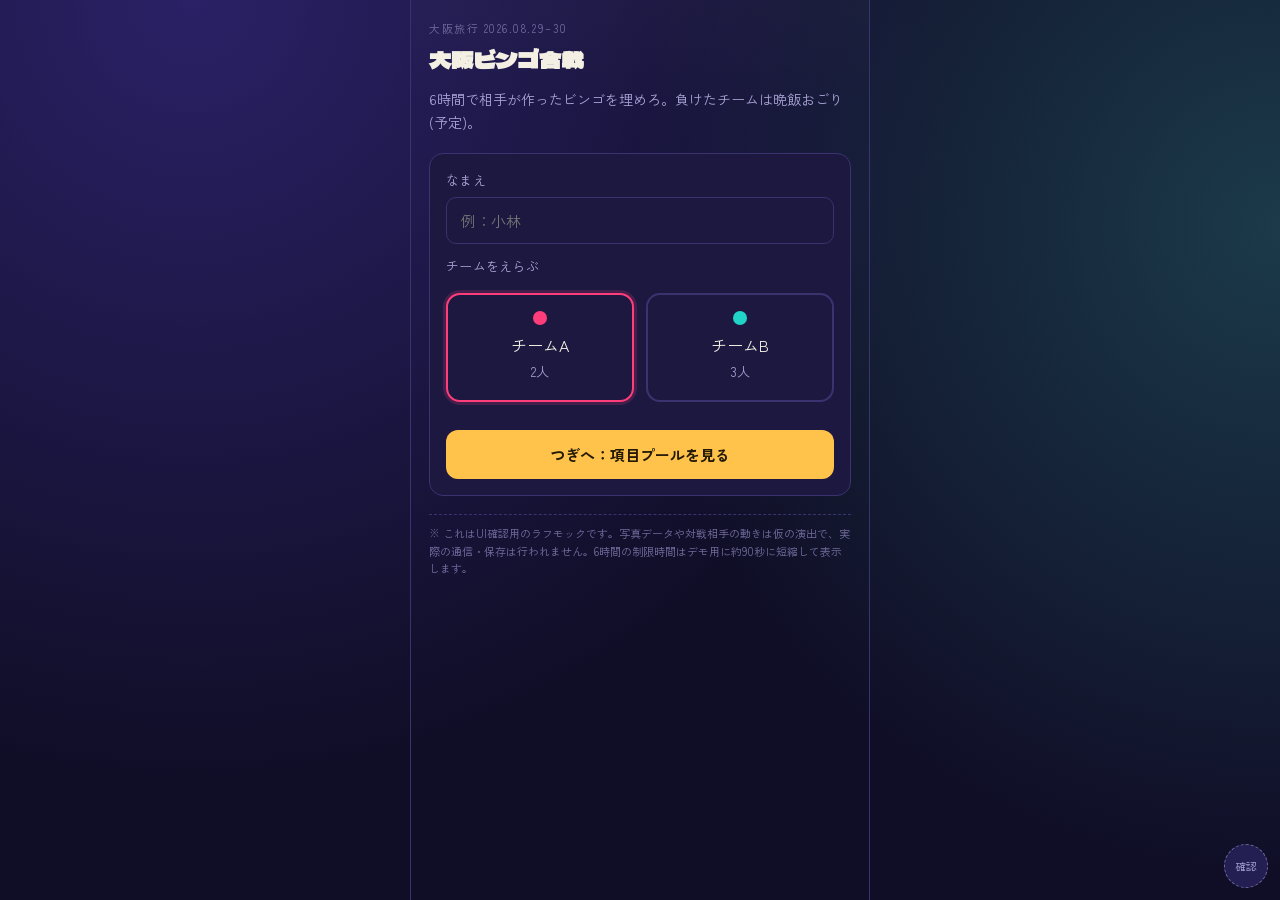
<file: work/bingo-app/04_system/mockup/index.html>
<!doctype html>
<html lang="ja">
<head>
<meta charset="UTF-8" />
<title>大阪ビンゴ合戦</title>
<meta name="viewport" content="width=device-width, initial-scale=1, viewport-fit=cover" />
<link rel="preconnect" href="https://fonts.googleapis.com">
<link rel="preconnect" href="https://fonts.gstatic.com" crossorigin>
<link href="https://fonts.googleapis.com/css2?family=Dela+Gothic+One&family=Zen+Kaku+Gothic+New:wght@400;500;700;900&family=Rajdhani:wght@600;700&display=swap" rel="stylesheet">
<style>
  :root{
    --bg:#100e27;
    --bg-2:#0a0919;
    --surface:#1c1840;
    --surface-2:#241f52;
    --line:#3a3370;
    --ink:#f3efe3;
    --ink-dim:#a9a3d6;
    --ink-faint:#726c9e;
    --team-a:#ff3d7a;
    --team-a-ink:#ffd6e6;
    --team-b:#21d4c8;
    --team-b-ink:#c8fbf6;
    --gold:#ffc24b;
    --diff-easy:#7cd992;
    --diff-normal:#ffc24b;
    --diff-hard:#ff6b57;
    --diff-center:#b98cff;
    --danger:#ff5c5c;
    --font-display:'Dela Gothic One', 'Zen Kaku Gothic New', sans-serif;
    --font-body:'Zen Kaku Gothic New','Hiragino Kaku Gothic ProN','Yu Gothic',sans-serif;
    --font-mono:'Rajdhani','Zen Kaku Gothic New',sans-serif;
  }

  *{box-sizing:border-box;}
  html,body{margin:0;padding:0;}
  body{
    background:var(--bg);
    background-image:
      radial-gradient(circle at 15% 0%, #2a2166 0%, transparent 55%),
      radial-gradient(circle at 100% 25%, #1b3a4a 0%, transparent 45%);
    background-attachment:fixed;
    color:var(--ink);
    font-family:var(--font-body);
    line-height:1.6;
    -webkit-font-smoothing:antialiased;
    min-height:100vh;
  }
  h1,h2,h3{
    font-family:var(--font-display);
    text-wrap:balance;
    line-height:1.4;
    margin:0;
  }
  button{font-family:inherit;}
  ::selection{background:var(--gold);color:#231a06;}

  @media (prefers-reduced-motion: no-preference){
    .tile.bingo{animation:pulseGold 1.8s ease-in-out infinite;}
    .toast{animation:toastIn .25s ease-out;}
  }
  @keyframes pulseGold{
    0%,100%{box-shadow:0 0 0 0 rgba(255,194,75,.55);}
    50%{box-shadow:0 0 0 6px rgba(255,194,75,0);}
  }
  @keyframes toastIn{
    from{transform:translateY(8px);opacity:0;}
    to{transform:translateY(0);opacity:1;}
  }

  .app-shell{
    max-width:460px;
    margin:0 auto;
    min-height:100vh;
    display:flex;
    flex-direction:column;
    position:relative;
    border-inline:1px solid var(--line);
    background:linear-gradient(180deg, rgba(255,255,255,.02), transparent 12%);
  }

  /* ---------- HUD ---------- */
  .hud{
    position:sticky;
    top:0;
    z-index:20;
    background:rgba(16,14,39,.92);
    backdrop-filter:blur(6px);
    border-bottom:1px solid var(--line);
    padding:10px 16px;
    display:none;
  }
  .hud.show{display:block;}
  .hud-row{
    display:grid;
    grid-template-columns:1fr auto 1fr;
    align-items:center;
    gap:8px;
  }
  .team-score{display:flex;flex-direction:column;gap:2px;}
  .team-score.opp{align-items:flex-end;text-align:right;}
  .team-score .label{
    font-size:11px;
    letter-spacing:.06em;
    color:var(--ink-dim);
  }
  .team-score .score{
    font-family:var(--font-mono);
    font-variant-numeric:tabular-nums;
    font-weight:700;
    font-size:24px;
  }
  .team-score.me .score{color:var(--team-a);}
  .team-score.opp .score{color:var(--team-b);}
  .timer{
    font-family:var(--font-mono);
    font-variant-numeric:tabular-nums;
    font-weight:700;
    font-size:18px;
    color:var(--gold);
    padding:4px 10px;
    border:1px solid var(--line);
    border-radius:8px;
    background:var(--surface);
  }

  /* ---------- Screens ---------- */
  main{flex:1;padding:20px 18px 100px;}
  .screen{display:none;animation:none;}
  .screen.active{display:block;}
  .eyebrow{
    font-size:11px;
    letter-spacing:.14em;
    color:var(--ink-faint);
    text-transform:uppercase;
    margin-bottom:6px;
  }
  .screen h2{font-size:22px;color:var(--ink);margin-bottom:4px;}
  .screen .sub{color:var(--ink-dim);font-size:14px;margin-bottom:20px;}

  .card{
    background:var(--surface);
    border:1px solid var(--line);
    border-radius:14px;
    padding:16px;
  }
  .stack{display:flex;flex-direction:column;gap:12px;}
  .row{display:flex;gap:10px;align-items:center;}
  .row.between{justify-content:space-between;}

  /* ---------- buttons ---------- */
  .btn{
    appearance:none;
    border:none;
    border-radius:12px;
    padding:14px 18px;
    font-weight:700;
    font-size:15px;
    cursor:pointer;
    width:100%;
    transition:transform .08s ease, filter .15s ease;
  }
  .btn:active{transform:scale(.98);}
  .btn:disabled{opacity:.35;cursor:not-allowed;}
  .btn-primary{background:var(--gold);color:#241a05;}
  .btn-primary:hover:not(:disabled){filter:brightness(1.06);}
  .btn-ghost{background:transparent;color:var(--ink);border:1px solid var(--line);}
  .btn-danger{background:transparent;color:var(--danger);border:1px solid var(--danger);}
  .btn-team-a{background:var(--team-a);color:#3a0018;}
  .btn-team-b{background:var(--team-b);color:#00302c;}
  .btn-sm{width:auto;padding:8px 12px;font-size:13px;border-radius:9px;}

  /* ---------- join screen ---------- */
  .team-pick{display:grid;grid-template-columns:1fr 1fr;gap:12px;margin:16px 0;}
  .team-opt{
    border:2px solid var(--line);
    border-radius:14px;
    padding:16px 10px;
    text-align:center;
    background:var(--surface);
    cursor:pointer;
  }
  .team-opt .dot{width:14px;height:14px;border-radius:50%;margin:0 auto 8px;}
  .team-opt[data-team="a"] .dot{background:var(--team-a);}
  .team-opt[data-team="b"] .dot{background:var(--team-b);}
  .team-opt.selected[data-team="a"]{border-color:var(--team-a);box-shadow:0 0 0 3px rgba(255,61,122,.18);}
  .team-opt.selected[data-team="b"]{border-color:var(--team-b);box-shadow:0 0 0 3px rgba(33,212,200,.18);}
  input[type="text"]{
    width:100%;
    background:var(--surface);
    border:1px solid var(--line);
    color:var(--ink);
    border-radius:10px;
    padding:12px 14px;
    font-size:15px;
    font-family:inherit;
  }
  input[type="text"]:focus, .chip:focus-visible, .btn:focus-visible, .tile:focus-visible{
    outline:2px solid var(--gold);
    outline-offset:2px;
  }

  /* ---------- pool screen ---------- */
  .family-group{margin-bottom:14px;}
  .family-title{font-size:13px;color:var(--ink-dim);margin-bottom:6px;letter-spacing:.02em;}
  .item-row{
    display:grid;
    grid-template-columns:auto 1fr auto auto;
    align-items:center;
    gap:8px;
    padding:9px 10px;
    border:1px solid var(--line);
    border-radius:10px;
    margin-bottom:6px;
    background:var(--surface);
  }
  .diff-chip{
    font-size:11px;
    font-weight:700;
    padding:3px 8px;
    border-radius:999px;
    white-space:nowrap;
  }
  .diff-chip.easy{background:rgba(124,217,146,.16);color:var(--diff-easy);}
  .diff-chip.normal{background:rgba(255,194,75,.16);color:var(--diff-normal);}
  .diff-chip.hard{background:rgba(255,107,87,.16);color:var(--diff-hard);}
  .diff-chip.center{background:rgba(185,140,255,.16);color:var(--diff-center);}
  .item-text{font-size:14px;}
  .item-pts{font-family:var(--font-mono);font-weight:700;color:var(--gold);font-size:14px;}
  .mission-row{
    display:flex;justify-content:space-between;align-items:center;gap:8px;
    padding:9px 10px;border:1px solid var(--line);border-radius:10px;background:var(--surface);
  }
  .mission-row .txt{font-size:13px;flex:1;min-width:0;}
  .gallery-thumb{
    aspect-ratio:1;border-radius:8px;overflow:hidden;border:1px solid var(--line);background:var(--bg-2);
  }
  .gallery-thumb img{width:100%;height:100%;object-fit:cover;display:block;}
  .icon-btn{
    background:none;border:1px solid var(--line);color:var(--ink-dim);
    border-radius:8px;width:30px;height:30px;cursor:pointer;font-size:14px;
  }
  .icon-btn.confirm{color:var(--danger);border-color:var(--danger);}
  .edit-form{display:flex;flex-direction:column;gap:8px;padding:10px;border:1px dashed var(--line);border-radius:10px;background:var(--surface-2);margin-bottom:6px;}
  .edit-form .fields{display:grid;grid-template-columns:1fr auto auto;gap:8px;}
  select, input[type="number"]{
    background:var(--bg-2);border:1px solid var(--line);color:var(--ink);
    border-radius:8px;padding:8px;font-family:inherit;font-size:13px;
  }

  /* ---------- build / play grid ---------- */
  .quota-row{display:flex;gap:8px;margin-bottom:14px;}
  .quota{
    flex:1;text-align:center;padding:8px 4px;border-radius:10px;border:1px solid var(--line);background:var(--surface);
    font-family:var(--font-mono);font-weight:700;font-size:15px;
  }
  .quota.easy{color:var(--diff-easy);}
  .quota.normal{color:var(--diff-normal);}
  .quota.hard{color:var(--diff-hard);}
  .quota small{display:block;font-family:var(--font-body);font-weight:500;font-size:10px;color:var(--ink-dim);}

  .tray{display:flex;gap:8px;overflow-x:auto;padding:4px 2px 12px;margin-bottom:6px;}
  .tray .chip{
    flex:0 0 auto;
    background:var(--surface);
    border:1px solid var(--line);
    border-radius:10px;
    padding:8px 12px;
    font-size:13px;
    cursor:pointer;
    max-width:180px;
  }
  .tray .chip.selected{border-color:var(--gold);box-shadow:0 0 0 2px rgba(255,194,75,.2);}
  .tray .chip.disabled{opacity:.3;cursor:not-allowed;}
  .tabs{display:flex;gap:6px;margin-bottom:10px;}
  .tab{
    flex:1;text-align:center;padding:8px;border-radius:9px;border:1px solid var(--line);
    background:var(--surface);font-size:13px;cursor:pointer;font-weight:700;
  }
  .tab.active.easy{background:var(--diff-easy);color:#0c2412;border-color:var(--diff-easy);}
  .tab.active.normal{background:var(--diff-normal);color:#241a05;border-color:var(--diff-normal);}
  .tab.active.hard{background:var(--diff-hard);color:#2b0a04;border-color:var(--diff-hard);}

  .grid5{
    display:grid;
    grid-template-columns:repeat(5,1fr);
    gap:6px;
    margin-bottom:16px;
  }
  .tile{
    aspect-ratio:1;
    border-radius:9px;
    border:1px solid var(--line);
    background:var(--surface);
    padding:5px;
    font-size:10.5px;
    display:flex;
    flex-direction:column;
    justify-content:space-between;
    cursor:pointer;
    position:relative;
    overflow:hidden;
    text-align:left;
    color:var(--ink);
  }
  .tile .bar{position:absolute;top:0;left:0;right:0;height:4px;}
  .tile.slot-easy .bar{background:var(--diff-easy);}
  .tile.slot-normal .bar{background:var(--diff-normal);}
  .tile.slot-hard .bar{background:var(--diff-hard);}
  .tile.slot-center .bar{background:var(--diff-center);}
  .tile .txt{margin-top:6px;font-size:10px;line-height:1.3;display:-webkit-box;-webkit-line-clamp:4;-webkit-box-orient:vertical;overflow:hidden;}
  .tile .pt{font-family:var(--font-mono);font-weight:700;color:var(--gold);font-size:11px;align-self:flex-end;}
  .tile.empty{display:flex;align-items:center;justify-content:center;color:var(--ink-faint);font-size:11px;}
  .tile.done{background:var(--surface-2);}
  .tile.done::after{
    content:"✓";
    position:absolute;top:4px;right:6px;
    color:var(--diff-easy);font-weight:900;font-size:14px;
  }
  .tile.done .txt{opacity:.55;}
  .tile.fixed{background:linear-gradient(160deg, rgba(185,140,255,.18), var(--surface));}
  .tile.locked{cursor:default;}

  /* ---------- forced mission banner ---------- */
  .banner{
    background:linear-gradient(90deg, rgba(255,61,122,.16), rgba(255,61,122,.04));
    border:1px solid var(--team-a);
    border-radius:12px;
    padding:12px 14px;
    margin-bottom:14px;
  }
  .banner .tag{font-size:11px;color:var(--team-a);font-weight:700;letter-spacing:.06em;}

  /* ---------- modal ---------- */
  .modal-backdrop{
    position:fixed;inset:0;background:rgba(6,5,16,.72);
    display:none;align-items:flex-end;justify-content:center;z-index:50;
  }
  .modal-backdrop.show{display:flex;}
  .modal{
    background:var(--surface);
    border:1px solid var(--line);
    border-radius:18px 18px 0 0;
    padding:20px 18px calc(20px + env(safe-area-inset-bottom));
    width:100%;
    max-width:460px;
    max-height:85vh;
    overflow-y:auto;
  }
  .modal h3{font-size:16px;margin-bottom:10px;}
  .photo-drop{
    border:1.5px dashed var(--line);
    border-radius:12px;
    padding:20px;
    text-align:center;
    color:var(--ink-dim);
    font-size:13px;
    margin:12px 0;
    cursor:pointer;
    background:var(--bg-2);
  }
  .photo-preview{width:100%;border-radius:12px;margin:12px 0;display:none;max-height:220px;object-fit:cover;}

  /* ---------- toast ---------- */
  .toast{
    position:fixed;left:50%;bottom:24px;transform:translateX(-50%);
    background:var(--gold);color:#241a05;font-weight:700;font-size:13px;
    padding:10px 18px;border-radius:999px;z-index:60;display:none;
    box-shadow:0 8px 24px rgba(0,0,0,.35);
  }

  /* ---------- result ---------- */
  .result-hero{text-align:center;padding:24px 0 8px;}
  .result-hero .medal{font-size:40px;}
  .final-scores{display:flex;justify-content:center;align-items:center;gap:18px;margin:18px 0;}
  .final-scores .fs{text-align:center;}
  .final-scores .fs .num{font-family:var(--font-mono);font-weight:700;font-size:40px;font-variant-numeric:tabular-nums;}
  .final-scores .vs{color:var(--ink-faint);font-family:var(--font-mono);font-size:14px;}
  .final-scores .fs.me .num{color:var(--team-a);}
  .final-scores .fs.opp .num{color:var(--team-b);}

  /* ---------- dev nav (mockup review helper) ---------- */
  .dev-nav{
    position:fixed;right:12px;bottom:12px;z-index:70;
    display:flex;flex-direction:column;align-items:flex-end;gap:6px;
  }
  .dev-nav .dev-toggle{
    width:44px;height:44px;border-radius:50%;
    background:var(--surface-2);border:1px dashed var(--ink-faint);
    color:var(--ink-dim);font-size:11px;cursor:pointer;
  }
  .dev-nav .dev-list{
    display:none;flex-direction:column;gap:4px;
    background:var(--surface-2);border:1px dashed var(--ink-faint);
    border-radius:10px;padding:8px;
  }
  .dev-nav.open .dev-list{display:flex;}
  .dev-nav .dev-list button{
    font-size:11px;padding:6px 10px;border-radius:7px;border:none;
    background:var(--bg-2);color:var(--ink-dim);cursor:pointer;text-align:left;
  }
  .mock-note{
    font-size:11px;color:var(--ink-faint);border-top:1px dashed var(--line);
    margin-top:18px;padding-top:10px;
  }
</style>
</head>
<body>

<div class="app-shell">

  <div class="hud" id="hud">
    <div class="hud-row">
      <div class="team-score me">
        <span class="label" id="hudMeLabel">チームA(自分)</span>
        <span class="score" id="scoreMine">0</span>
      </div>
      <div class="timer" id="timerDisplay">06:00:00</div>
      <div class="team-score opp">
        <span class="label" id="hudOppLabel">チームB</span>
        <span class="score" id="scoreOpp">0</span>
      </div>
    </div>
  </div>

  <main>

    <!-- S1: 参加 -->
    <section class="screen active" data-screen="join">
      <div class="eyebrow">大阪旅行 2026.08.29–30</div>
      <h2>大阪ビンゴ合戦</h2>
      <p class="sub">6時間で相手が作ったビンゴを埋めろ。負けたチームは晩飯おごり(予定)。</p>

      <div class="card stack">
        <div>
          <div class="family-title">なまえ</div>
          <input type="text" id="playerName" placeholder="例：小林" />
        </div>
        <div>
          <div class="family-title">チームをえらぶ</div>
          <div class="team-pick">
            <div class="team-opt selected" data-team="a" onclick="selectTeam('a')">
              <div class="dot"></div>チームA<br><small style="color:var(--ink-dim)">2人</small>
            </div>
            <div class="team-opt" data-team="b" onclick="selectTeam('b')">
              <div class="dot"></div>チームB<br><small style="color:var(--ink-dim)">3人</small>
            </div>
          </div>
        </div>
        <button class="btn btn-primary" onclick="showScreen('pool')">つぎへ：項目プールを見る</button>
      </div>

      <p class="mock-note">※ これはUI確認用のラフモックです。写真データや対戦相手の動きは仮の演出で、実際の通信・保存は行われません。6時間の制限時間はデモ用に約90秒に短縮して表示します。</p>
    </section>

    <!-- S2: 項目プール -->
    <section class="screen" data-screen="pool">
      <div class="eyebrow">Step 2</div>
      <h2>項目プール</h2>
      <p class="sub">マスの内容はここから選ぶ。全員が追加・編集・削除できる。</p>
      <div id="poolList"></div>
      <button class="btn btn-ghost" style="margin-bottom:14px" onclick="addFamily()">＋ 新しいファミリーを追加</button>
      <button class="btn btn-primary" onclick="showScreen('build')">つぎへ：相手チームのカードを作る</button>
    </section>

    <!-- S3: カード作成 -->
    <section class="screen" data-screen="build">
      <div class="eyebrow">Step 3</div>
      <h2>相手チームのカードを作る</h2>
      <p class="sub">易・普・難を各8個、24マスに自由に配置する（中央は固定）。</p>

      <div class="quota-row">
        <div class="quota easy"><span id="quotaEasy">0/8</span><small>易</small></div>
        <div class="quota normal"><span id="quotaNormal">0/8</span><small>普</small></div>
        <div class="quota hard"><span id="quotaHard">0/8</span><small>難</small></div>
      </div>

      <div id="buildGrid" class="grid5"></div>

      <button class="btn btn-ghost" style="margin-bottom:14px" onclick="randomizeBuild()">🎲 ランダムで配置する（プールから自動で選んで並べる）</button>

      <div class="tabs">
        <div class="tab active easy" data-diff="easy" onclick="setBuildTab('easy')">易</div>
        <div class="tab normal" data-diff="normal" onclick="setBuildTab('normal')">普</div>
        <div class="tab hard" data-diff="hard" onclick="setBuildTab('hard')">難</div>
      </div>
      <div class="tray" id="buildTray"></div>

      <div class="edit-form" id="buildAddForm" style="display:none;">
        <input type="text" id="buildNewText" placeholder="内容（例：ダーツ：ブルに入れる）">
        <div class="fields">
          <select id="buildNewDiff" onchange="syncBuildNewPts()">
            <option value="easy">易</option>
            <option value="normal">普</option>
            <option value="hard">難</option>
          </select>
          <input type="number" id="buildNewPts" value="1" min="0" max="20">
          <button class="btn btn-primary btn-sm" onclick="submitBuildNewItem()">追加して選択</button>
        </div>
      </div>

      <p class="sub" style="margin:-4px 0 14px;font-size:12px;">項目をタップして選択 → 空きマスをタップして配置。配置済みマスをタップすると外せる。</p>

      <button class="btn btn-primary" id="finishBuildBtn" disabled onclick="finishBuild()">カード完成 → 待機画面へ</button>
    </section>

    <!-- S4: 待機 -->
    <section class="screen" data-screen="lobby">
      <div class="eyebrow">Step 4</div>
      <h2>待機画面</h2>
      <p class="sub">両チームのカードが揃ったら、誰か1人が開始を押す。</p>
      <div class="card stack">
        <div class="row between"><span>あなたのチームが作ったカード</span><strong style="color:var(--diff-easy)">完成 ✓</strong></div>
        <div class="row between"><span>相手チームが作ったカード</span><strong style="color:var(--diff-easy)" id="oppCardStatus">完成 ✓（デモ）</strong></div>
        <div class="row between"><span>強制ミッション残り回数</span><strong>2 / 2（各チーム）</strong></div>
      </div>
      <button class="btn btn-primary" style="margin-top:16px" onclick="startGame()">ゲーム開始（6時間タイマー起動）</button>
    </section>

    <!-- S5: プレイ -->
    <section class="screen" data-screen="play">
      <div class="eyebrow">プレイ中</div>
      <h2>あなたのカード</h2>
      <p class="sub">相手チームが作ったカード。マスをタップして写真を提出すると達成になる。</p>

      <div id="forcedArea"></div>

      <div id="playGrid" class="grid5"></div>

      <div class="card stack" style="margin-bottom:14px;">
        <div class="row between"><strong style="font-size:14px;">共通ミッション（両チーム独立に達成可・各2pt）</strong></div>
        <div id="commonList"></div>
      </div>

      <div class="card stack" style="margin-bottom:14px;">
        <div class="row between">
          <strong style="font-size:14px;">おもろい瞬間ギャラリー</strong>
          <button class="btn btn-ghost btn-sm" onclick="document.getElementById('galleryInput').click()">＋ 投稿</button>
        </div>
        <p class="sub" style="font-size:12px;margin:0;">得点はアプリでは計算しない。当日最後にみんなで見て清算する。</p>
        <input type="file" id="galleryInput" accept="image/*" capture="environment" style="display:none" onchange="onGalleryPhotoChosen(event)">
        <div id="galleryGrid" style="display:grid;grid-template-columns:repeat(4,1fr);gap:6px;"></div>
      </div>

      <button class="btn btn-team-a" id="sendForcedBtn" onclick="openForcedModal()">相手に強制ミッションを送る（残り <span id="forcedRemain">2</span>/2）</button>
      <button class="btn btn-ghost" style="margin-top:8px" onclick="simulateIncomingForced()">（デモ）相手から強制ミッションを受け取る</button>
      <button class="btn btn-ghost" style="margin-top:8px" onclick="endGame()">（デモ）今すぐ終了して結果を見る</button>
    </section>

    <!-- S6: 結果 -->
    <section class="screen" data-screen="result">
      <div class="result-hero">
        <div class="medal" id="resultMedal">🏆</div>
        <h2 id="resultTitle">チームAの勝ち！</h2>
        <p class="sub" id="resultSub">チームBの晩飯おごり確定</p>
      </div>
      <div class="final-scores">
        <div class="fs me"><div class="num" id="finalMine">0</div><div>チームA(自分)</div></div>
        <div class="vs">VS</div>
        <div class="fs opp"><div class="num" id="finalOpp">0</div><div>チームB</div></div>
      </div>
      <div class="card stack">
        <div class="row between"><span>達成マス数</span><strong id="finalDone">0 / 24</strong></div>
        <div class="row between"><span>ビンゴ成立数</span><strong id="finalBingo">0本</strong></div>
      </div>
      <button class="btn btn-ghost" style="margin-top:16px" onclick="resetAll()">最初からやり直す（デモリセット）</button>
    </section>

  </main>
</div>

<!-- 写真提出モーダル -->
<div class="modal-backdrop" id="photoModalBackdrop">
  <div class="modal">
    <h3 id="photoModalTitle">マスの内容</h3>
    <p class="sub" id="photoModalMeta" style="margin-bottom:4px;"></p>
    <label class="photo-drop" for="photoInput">
      タップして写真を選択 / カメラを起動<br>
      <span style="font-size:11px">達成の証拠写真を1枚提出する</span>
    </label>
    <input type="file" id="photoInput" accept="image/*" capture="environment" style="display:none" onchange="onPhotoChosen(event)">
    <img id="photoPreview" class="photo-preview" alt="提出する写真のプレビュー">
    <div class="stack">
      <button class="btn btn-primary" id="submitPhotoBtn" disabled onclick="submitPhoto()">これで提出する（承認なし・即達成）</button>
      <button class="btn btn-ghost" onclick="closeModal('photoModalBackdrop')">キャンセル</button>
    </div>
  </div>
</div>

<!-- 強制ミッション送信モーダル -->
<div class="modal-backdrop" id="forcedModalBackdrop">
  <div class="modal">
    <h3>強制ミッションを送る</h3>
    <p class="sub">項目プールから1つ選ぶ。相手チームのカードと同じ内容でもよい。</p>
    <div class="tray" id="forcedPicker" style="flex-wrap:wrap;overflow:visible;"></div>

    <div class="edit-form" id="forcedAddForm" style="display:none;">
      <input type="text" id="forcedNewText" placeholder="内容（例：ダーツ：ブルに入れる）">
      <div class="fields">
        <select id="forcedNewDiff" onchange="syncForcedNewPts()">
          <option value="easy">易</option>
          <option value="normal">普</option>
          <option value="hard">難</option>
        </select>
        <input type="number" id="forcedNewPts" value="1" min="0" max="20">
        <button class="btn btn-primary btn-sm" onclick="submitForcedNewItem()">追加して選択</button>
      </div>
    </div>

    <div class="stack">
      <button class="btn btn-team-a" id="confirmForcedBtn" disabled onclick="confirmSendForced()">送信する</button>
      <button class="btn btn-ghost" onclick="closeModal('forcedModalBackdrop')">キャンセル</button>
    </div>
  </div>
</div>

<div class="toast" id="toast"></div>

<div class="dev-nav" id="devNav">
  <button class="dev-toggle" onclick="toggleDevNav()">確認</button>
  <div class="dev-list">
    <button onclick="showScreen('join')">S1 参加</button>
    <button onclick="showScreen('pool')">S2 項目プール</button>
    <button onclick="showScreen('build')">S3 カード作成</button>
    <button onclick="showScreen('lobby')">S4 待機</button>
    <button onclick="showScreen('play')">S5 プレイ</button>
    <button onclick="showScreen('result')">S6 結果</button>
  </div>
</div>

<script>
  // ---------------------------------------------------------------
  // データ（game-design.md のたたき台をそのまま初期投入）
  // ---------------------------------------------------------------
  const FAMILIES = [
    { name:"パチンコ", cat:"ギャンブル", easy:"打つ（結果不問）", normal:"当たりを獲得する", hard:"当たりを獲得し○○発以上獲得する" },
    { name:"スロット", cat:"ギャンブル", easy:"打つ（結果不問）", normal:"ボーナスを獲得する", hard:"差枚+300枚以上を出す" },
    { name:"競馬(WINS)", cat:"ギャンブル", easy:"馬券を1枚買う", normal:"的中させる", hard:"オッズ5倍以上で的中させる" },
    { name:"競艇", cat:"ギャンブル", easy:"舟券を1枚買う", normal:"的中させる", hard:"3連単で的中させる" },
    { name:"ダーツ", cat:"スキル", easy:"投げる", normal:"インブルに入れる", hard:"ブル（センター）に入れる" },
    { name:"カラオケ", cat:"スキル", easy:"1曲歌う", normal:"70点以上を取る", hard:"90点以上を取る" },
    { name:"ガチャ・福引", cat:"ギャンブル", easy:"1回引く", normal:"対象の商品を当てる", hard:"一番良い賞を当てる" },
    { name:"グルメ", cat:"観光", easy:"名物を1つ食べる", normal:"大盛りメニューを完食する", hard:"激辛・激盛りを制限時間内に完食する" },
    { name:"観光名所", cat:"観光", easy:"名所へ行き写真を撮る", normal:"指定ポーズ・アイテムで撮る", hard:"複数の名所を指定順で回る" },
    { name:"対人ミッション", cat:"その他", easy:"知らない人に道を聞く", normal:"知らない人と写真を撮ってもらう", hard:"知らない人に飲食物を奢ってもらう" },
    { name:"一番くじ", cat:"ギャンブル", easy:"1回引く", normal:"フィギュアを当てる", hard:"A・B・C賞のいずれかを当てる" },
    { name:"クレーンゲーム", cat:"スキル", easy:"なんでもいいので景品を獲得する", normal:"ぬいぐるみかフィギュアを獲得する", hard:"ぬいぐるみ・フィギュアを2つ獲得する" },
    { name:"ボウリング", cat:"スキル", easy:"1フレーム投げる", normal:"1ゲームで100点以上", hard:"1ゲームでストライクを3回以上" },
    { name:"通天閣", cat:"観光", easy:"通天閣の写真を撮る", normal:"ビリケンさんと写真を撮る", hard:"通天閣に登り、展望台から写真を撮る" },
    { name:"道頓堀", cat:"観光", easy:"グリコの看板の写真を撮る", normal:"たこ焼きを1舟食べる", hard:"人数×15個のたこ焼きを食べる" },
    { name:"黒門市場", cat:"観光", easy:"黒門市場に行き証拠写真を提出する", normal:"30分以上滞在し、お店のお勧めを1つ食べる", hard:"5つの店でお勧めを食べる" },
    { name:"カラオケデュエット", cat:"スキル", easy:"合計160点以上", normal:"合計170点以上", hard:"合計175点以上" },
    { name:"あべのハルカス", cat:"観光", easy:"あべのハルカスの写真を撮る", normal:null, hard:"展望台(ハルカス300)まで登る" },
    { name:"天王寺動物園", cat:"観光", easy:null, normal:null, hard:"動物園に行って動物と一緒に写真を撮る" },
  ];
  const POINTS = { easy:1, normal:2, hard:4, center:0 };
  const DIFF_LABEL = { easy:"易", normal:"普", hard:"難", center:"固定" };

  let pool = [];
  let familySeq = 0;
  function seedPool(){
    pool = [];
    FAMILIES.forEach(f => addFamilyToPool(f.name, f.cat, f.easy, f.normal, f.hard));
  }
  function addFamilyToPool(name, cat, easyTxt, normalTxt, hardTxt){
    const fid = familySeq++;
    ["easy","normal","hard"].forEach(diff => {
      const txt = diff==="easy"?easyTxt:diff==="normal"?normalTxt:hardTxt;
      if(!txt) return; // 一部の難易度しか用意しないファミリーもある（例: あべのハルカスは普なし）
      pool.push({
        id: "f"+fid+"-"+diff,
        family: name,
        cat, diff,
        text: name + "：" + txt,
        pts: POINTS[diff],
      });
    });
  }
  const CENTER_ITEM = { id:"center", family:"パチンコ", cat:"ギャンブル", diff:"center", text:"パチンコ初当たり獲得", pts:0 };

  const COMMON_MISSION_PTS = 2;
  const DEFAULT_COMMON_MISSIONS = [
    { id:"c1", text:"ヒョウ柄のおばちゃんを発見して写真を撮る" },
    { id:"c2", text:"阪神タイガースのグッズを身につけた人を発見して写真を撮る" },
    { id:"c3", text:"面白い商品を見つけて写真を撮る" },
    { id:"c4", text:"面白い・変わり種の自販機を見つけて写真を撮る" },
    { id:"c5", text:"知らない人に話しかけられて写真を撮ってもらう" },
    { id:"c6", text:"芸能人に遭遇する（可能なら写真を撮る）" },
    { id:"c7", text:"1円など激安商品を見つけて写真を撮る" },
  ];
  let COMMON_MISSIONS = [];
  let commonSeq = 0;
  function seedCommon(){
    COMMON_MISSIONS = DEFAULT_COMMON_MISSIONS.map(m => ({...m}));
    commonSeq = COMMON_MISSIONS.length;
  }
  seedCommon();

  // ---------------------------------------------------------------
  // 状態
  // ---------------------------------------------------------------
  const state = {
    team:"a",
    buildTab:"easy",
    buildGrid: Array(25).fill(null), // itemId or null, index12 = center
    trayPick: null,
    myCard: null, // finalized: [{item, done, photo}]
    scoreMine:0, scoreOpp:0,
    forcedRemain:2,
    forcedReceived: [], // {item, done}
    pendingPhoto: null, // {kind:'grid', idx} or {kind:'forced', idx} or {kind:'common', idx}
    forcedPickId: null,
    common: Object.fromEntries(COMMON_MISSIONS.map(m => [m.id, false])),
    gallery: [], // dataURLの配列（おもろい瞬間ギャラリー）
    timerTotal: 6*3600,
    timerLeft: 6*3600,
    timerHandle: null,
    oppTickHandle: null,
    finished:false,
  };
  state.buildGrid[12] = "center";

  // ---------------------------------------------------------------
  // 画面切替
  // ---------------------------------------------------------------
  function showScreen(name){
    document.querySelectorAll(".screen").forEach(s => s.classList.toggle("active", s.dataset.screen===name));
    document.getElementById("hud").classList.toggle("show", ["play","lobby","result"].includes(name));
    if(name==="pool") renderPool();
    if(name==="build") renderBuild();
    if(name==="play") renderPlay();
    if(name==="result") renderResult();
    window.scrollTo({top:0});
  }
  function toggleDevNav(){ document.getElementById("devNav").classList.toggle("open"); }

  function selectTeam(t){
    state.team = t;
    document.querySelectorAll(".team-opt").forEach(el => el.classList.toggle("selected", el.dataset.team===t));
  }

  // ---------------------------------------------------------------
  // S2 項目プール（追加・編集・削除）
  // ---------------------------------------------------------------
  function renderPool(){
    const wrap = document.getElementById("poolList");
    const families = [...new Set(pool.map(p=>p.family))];
    wrap.innerHTML = families.map(fam => {
      const items = pool.filter(p=>p.family===fam);
      return `<div class="family-group">
        <div class="family-title">${fam}（${items[0]?.cat||""}）</div>
        ${items.map(it => renderItemRow(it)).join("")}
      </div>`;
    }).join("");
  }
  function renderItemRow(it){
    return `<div class="item-row" id="row-${it.id}">
      <span class="diff-chip ${it.diff}">${DIFF_LABEL[it.diff]}</span>
      <span class="item-text">${it.text}</span>
      <span class="item-pts">${it.pts}pt</span>
      <span style="display:flex;gap:4px;">
        <button class="icon-btn" onclick="editItem('${it.id}')" aria-label="編集">✎</button>
        <button class="icon-btn" id="del-${it.id}" onclick="deleteItem('${it.id}')" aria-label="削除">✕</button>
      </span>
    </div>`;
  }
  function editItem(id){
    const it = pool.find(p=>p.id===id);
    const row = document.getElementById("row-"+id);
    row.outerHTML = `<div class="edit-form" id="row-${id}">
      <input type="text" id="edit-text-${id}" value="${it.text.replace(/"/g,'&quot;')}">
      <div class="fields">
        <select id="edit-diff-${id}">
          <option value="easy" ${it.diff==="easy"?"selected":""}>易</option>
          <option value="normal" ${it.diff==="normal"?"selected":""}>普</option>
          <option value="hard" ${it.diff==="hard"?"selected":""}>難</option>
        </select>
        <input type="number" id="edit-pts-${id}" value="${it.pts}" min="0" max="20">
        <button class="btn btn-primary btn-sm" onclick="saveItem('${id}')">保存</button>
      </div>
    </div>`;
  }
  function saveItem(id){
    const it = pool.find(p=>p.id===id);
    it.text = document.getElementById("edit-text-"+id).value || it.text;
    it.diff = document.getElementById("edit-diff-"+id).value;
    it.pts = Number(document.getElementById("edit-pts-"+id).value) || 0;
    renderPool();
  }
  function deleteItem(id){
    const btn = document.getElementById("del-"+id);
    if(btn.dataset.armed==="1"){
      pool = pool.filter(p=>p.id!==id);
      renderPool();
    } else {
      btn.dataset.armed = "1";
      btn.textContent = "本当に削除？";
      btn.classList.add("confirm");
      btn.style.width="auto";
      setTimeout(()=>{ if(document.body.contains(btn)){btn.dataset.armed="0";btn.textContent="✕";btn.classList.remove("confirm");btn.style.width="";} }, 2500);
    }
  }
  function addFamily(){
    const n = familySeq;
    addFamilyToPool("新しいファミリー"+n, "その他", "行動するだけ", "基本の結果を出す", "条件付きの結果を出す");
    renderPool();
    showToast("新しいファミリーを追加した。内容を編集してね");
  }

  // ---------------------------------------------------------------
  // S3 カード作成
  // ---------------------------------------------------------------
  function itemById(id){
    if(id==="center") return CENTER_ITEM;
    return pool.find(p=>p.id===id);
  }
  function setBuildTab(diff){
    state.buildTab = diff;
    document.querySelectorAll(".tab").forEach(t => t.classList.toggle("active", t.dataset.diff===diff));
    state.trayPick = null;
    renderBuild();
  }
  function buildCount(diff){
    return state.buildGrid.filter(id => id && itemById(id).diff===diff).length;
  }
  function renderBuild(){
    document.getElementById("quotaEasy").textContent = buildCount("easy")+"/8";
    document.getElementById("quotaNormal").textContent = buildCount("normal")+"/8";
    document.getElementById("quotaHard").textContent = buildCount("hard")+"/8";

    const grid = document.getElementById("buildGrid");
    grid.innerHTML = state.buildGrid.map((id, idx) => {
      if(idx===12){
        return `<div class="tile fixed slot-center locked"><div class="bar"></div><div class="txt">${CENTER_ITEM.text}</div><div class="pt">FIX</div></div>`;
      }
      if(!id){
        return `<div class="tile empty" onclick="placeAt(${idx})">空き</div>`;
      }
      const it = itemById(id);
      return `<div class="tile slot-${it.diff}" onclick="removeAt(${idx})"><div class="bar"></div><div class="txt">${it.text}</div><div class="pt">${it.pts}pt</div></div>`;
    }).join("");

    const tray = document.getElementById("buildTray");
    const usedIds = new Set(state.buildGrid.filter(Boolean));
    const candidates = pool.filter(p=>p.diff===state.buildTab);
    const full = buildCount(state.buildTab) >= 8;
    tray.innerHTML = candidates.map(it => {
      const placed = usedIds.has(it.id);
      const disabled = placed || (full && !placed);
      return `<div class="chip ${state.trayPick===it.id?'selected':''} ${disabled?'disabled':''}"
                onclick="${disabled?'':`pickTray('${it.id}')`}">${it.text}${placed?" ✓配置済":""}</div>`;
    }).join("") + `
      <div class="chip" style="border-style:dashed;color:var(--gold);" onclick="toggleBuildAddForm()">＋ 新しい項目を追加</div>
    `;

    document.getElementById("finishBuildBtn").disabled =
      !(buildCount("easy")===8 && buildCount("normal")===8 && buildCount("hard")===8);
  }
  function pickTray(id){
    state.trayPick = (state.trayPick===id) ? null : id;
    renderBuild();
  }
  function toggleBuildAddForm(){
    const form = document.getElementById("buildAddForm");
    const opening = form.style.display==="none";
    form.style.display = opening ? "flex" : "none";
    if(opening){
      document.getElementById("buildNewDiff").value = state.buildTab;
      syncBuildNewPts();
    }
  }
  function syncBuildNewPts(){
    document.getElementById("buildNewPts").value = POINTS[document.getElementById("buildNewDiff").value];
  }
  function submitBuildNewItem(){
    const text = document.getElementById("buildNewText").value.trim();
    if(!text){ showToast("内容を入力してね"); return; }
    const diff = document.getElementById("buildNewDiff").value;
    const pts = Number(document.getElementById("buildNewPts").value) || 0;
    const id = "custom"+(customSeq++);
    pool.push({ id, family:"その場で追加", cat:"その他", diff, text, pts });
    document.getElementById("buildNewText").value = "";
    document.getElementById("buildAddForm").style.display = "none";
    setBuildTab(diff);
    pickTray(id);
    showToast("項目プールに追加した。今後どのカードでも使える");
  }
  function placeAt(idx){
    if(!state.trayPick){ showToast("先に項目プールから内容を選んでね"); return; }
    state.buildGrid[idx] = state.trayPick;
    state.trayPick = null;
    renderBuild();
  }
  function removeAt(idx){
    state.buildGrid[idx] = null;
    renderBuild();
  }
  function shuffle(arr){
    const a = arr.slice();
    for(let i=a.length-1;i>0;i--){
      const j = Math.floor(Math.random()*(i+1));
      [a[i],a[j]] = [a[j],a[i]];
    }
    return a;
  }
  function randomizeBuild(){
    const picks = [];
    for(const diff of ["easy","normal","hard"]){
      const candidates = pool.filter(p=>p.diff===diff);
      if(candidates.length < 8){ showToast(`「${DIFF_LABEL[diff]}」の項目がプールに8個未満。先にプールを増やしてね`); return; }
      picks.push(...shuffle(candidates).slice(0,8).map(p=>p.id));
    }
    const shuffled = shuffle(picks);
    const newGrid = Array(25).fill(null);
    newGrid[12] = "center";
    let cursor = 0;
    for(let i=0;i<25;i++){
      if(i===12) continue;
      newGrid[i] = shuffled[cursor++];
    }
    state.buildGrid = newGrid;
    state.trayPick = null;
    renderBuild();
    showToast("ランダムに配置した。気に入らないマスはタップして入れ替えてね");
  }
  function finishBuild(){
    state.myCard = state.buildGrid.map(id => ({ item: itemById(id), done:false, photo:null }));
    showScreen("lobby");
  }

  // ---------------------------------------------------------------
  // S4 → S5 タイマー
  // ---------------------------------------------------------------
  function startGame(){
    state.finished = false;
    state.timerLeft = state.timerTotal;
    updateTimerDisplay();
    const DEMO_SPEED = 240; // 1秒 = ゲーム内240秒（6時間 ≈ 実時間90秒）
    state.timerHandle = setInterval(() => {
      state.timerLeft -= DEMO_SPEED;
      if(state.timerLeft <= 0){
        state.timerLeft = 0;
        updateTimerDisplay();
        endGame();
        return;
      }
      updateTimerDisplay();
    }, 1000);
    state.oppTickHandle = setInterval(() => {
      if(Math.random() < 0.6){
        state.scoreOpp += [1,2,4][Math.floor(Math.random()*3)];
        document.getElementById("scoreOpp").textContent = state.scoreOpp;
      }
    }, 2200);
    showScreen("play");
  }
  function updateTimerDisplay(){
    const s = Math.max(0, state.timerLeft);
    const h = String(Math.floor(s/3600)).padStart(2,"0");
    const m = String(Math.floor((s%3600)/60)).padStart(2,"0");
    const sec = String(Math.floor(s%60)).padStart(2,"0");
    document.getElementById("timerDisplay").textContent = `${h}:${m}:${sec}`;
  }

  // ---------------------------------------------------------------
  // S5 プレイ
  // ---------------------------------------------------------------
  const LINES = (() => {
    const lines = [];
    for(let r=0;r<5;r++) lines.push([0,1,2,3,4].map(c=>r*5+c));
    for(let c=0;c<5;c++) lines.push([0,1,2,3,4].map(r=>r*5+c));
    lines.push([0,6,12,18,24]);
    lines.push([4,8,12,16,20]);
    return lines;
  })();

  function renderPlay(){
    document.getElementById("hudMeLabel").textContent = state.team==="a" ? "チームA(自分)" : "チームB(自分)";
    document.getElementById("hudOppLabel").textContent = state.team==="a" ? "チームB" : "チームA";
    renderForcedArea();
    renderPlayGrid();
    renderCommon();
    renderGallery();
    document.getElementById("scoreMine").textContent = state.scoreMine;
    document.getElementById("scoreOpp").textContent = state.scoreOpp;
    document.getElementById("forcedRemain").textContent = state.forcedRemain;
    document.getElementById("sendForcedBtn").disabled = state.forcedRemain<=0;
  }
  function renderForcedArea(){
    const wrap = document.getElementById("forcedArea");
    wrap.innerHTML = state.forcedReceived.map((f, idx) => `
      <div class="banner">
        <div class="tag">相手からの強制ミッション</div>
        <div style="margin:4px 0;">${f.item.text}（${f.item.pts}pt）</div>
        ${f.done
          ? `<strong style="color:var(--diff-easy)">達成済み ✓</strong>`
          : `<button class="btn btn-team-a btn-sm" onclick="openPhotoModalForced(${idx})">写真提出</button>`}
      </div>
    `).join("");
  }
  function bingoLineSet(){
    const done = state.myCard.map(c=>c.done);
    const hitLines = new Set();
    LINES.forEach((line, li) => { if(line.every(i=>done[i])) line.forEach(i=>hitLines.add(i)); });
    return hitLines;
  }
  function renderPlayGrid(){
    const grid = document.getElementById("playGrid");
    const hitLines = bingoLineSet();
    grid.innerHTML = state.myCard.map((cell, idx) => {
      const it = cell.item;
      const classes = ["tile", "slot-"+it.diff];
      if(cell.done) classes.push("done");
      if(hitLines.has(idx)) classes.push("bingo");
      if(it.diff==="center") classes.push("fixed");
      const clickable = !cell.done;
      return `<div class="${classes.join(' ')}" ${clickable?`onclick="openPhotoModalGrid(${idx})"`:''}>
        <div class="bar"></div>
        <div class="txt">${it.text}</div>
        <div class="pt">${it.diff==="center"?"FIX":it.pts+"pt"}</div>
      </div>`;
    }).join("");
  }
  function recomputeScore(){
    const base = state.myCard.reduce((sum,c)=> sum + (c.done ? c.item.pts : 0), 0);
    const lineCount = LINES.filter(line => line.every(i=>state.myCard[i].done)).length;
    const commonPts = Object.values(state.common).filter(Boolean).length * COMMON_MISSION_PTS;
    state.scoreMine = base + lineCount*5 + commonPts;
    document.getElementById("scoreMine").textContent = state.scoreMine;
  }
  function renderCommon(){
    const wrap = document.getElementById("commonList");
    wrap.innerHTML = COMMON_MISSIONS.map(m => `
      <div class="mission-row" id="common-row-${m.id}">
        <span class="txt">${m.text}</span>
        <span style="display:flex;gap:6px;align-items:center;flex-shrink:0;">
          ${state.common[m.id]
            ? `<strong style="color:var(--diff-easy);white-space:nowrap;">達成 ✓</strong>`
            : `<button class="btn btn-team-a btn-sm" onclick="openPhotoModalCommonMission('${m.id}')">写真提出</button>`}
          <button class="icon-btn" onclick="editCommonMission('${m.id}')" aria-label="編集">✎</button>
          <button class="icon-btn" id="del-common-${m.id}" onclick="deleteCommonMission('${m.id}')" aria-label="削除">✕</button>
        </span>
      </div>
    `).join("") + `
      <div class="edit-form" id="commonAddForm" style="display:none;">
        <input type="text" id="commonNewText" placeholder="内容（例：ふぐ提灯を見つけて写真を撮る）">
        <button class="btn btn-primary btn-sm" onclick="submitCommonNewMission()">追加する（${COMMON_MISSION_PTS}pt固定）</button>
      </div>
      <button class="btn btn-ghost btn-sm" style="margin-top:2px;align-self:flex-start;" onclick="toggleCommonAddForm()">＋ 共通ミッションを追加</button>
    `;
  }
  function toggleCommonAddForm(){
    const form = document.getElementById("commonAddForm");
    form.style.display = form.style.display==="none" ? "flex" : "none";
  }
  function submitCommonNewMission(){
    const text = document.getElementById("commonNewText").value.trim();
    if(!text){ showToast("内容を入力してね"); return; }
    const id = "c"+(commonSeq++);
    COMMON_MISSIONS.push({ id, text });
    state.common[id] = false;
    renderCommon();
    showToast("共通ミッションを追加した");
  }
  function editCommonMission(id){
    const m = COMMON_MISSIONS.find(x=>x.id===id);
    const row = document.getElementById("common-row-"+id);
    row.outerHTML = `<div class="edit-form" id="common-row-${id}">
      <input type="text" id="edit-common-text-${id}" value="${m.text.replace(/"/g,'&quot;')}">
      <button class="btn btn-primary btn-sm" onclick="saveCommonMission('${id}')">保存</button>
    </div>`;
  }
  function saveCommonMission(id){
    const m = COMMON_MISSIONS.find(x=>x.id===id);
    m.text = document.getElementById("edit-common-text-"+id).value || m.text;
    renderCommon();
  }
  function deleteCommonMission(id){
    const btn = document.getElementById("del-common-"+id);
    if(btn.dataset.armed==="1"){
      COMMON_MISSIONS = COMMON_MISSIONS.filter(m=>m.id!==id);
      delete state.common[id];
      recomputeScore();
      renderCommon();
    } else {
      btn.dataset.armed = "1";
      btn.textContent = "本当に削除？";
      btn.classList.add("confirm");
      btn.style.width="auto";
      setTimeout(()=>{ if(document.body.contains(btn)){btn.dataset.armed="0";btn.textContent="✕";btn.classList.remove("confirm");btn.style.width="";} }, 2500);
    }
  }
  function renderGallery(){
    const wrap = document.getElementById("galleryGrid");
    wrap.innerHTML = state.gallery.map(src => `<div class="gallery-thumb"><img src="${src}" alt="投稿写真"></div>`).join("");
  }
  function onGalleryPhotoChosen(ev){
    const file = ev.target.files[0];
    if(!file) return;
    const reader = new FileReader();
    reader.onload = e => {
      state.gallery.push(e.target.result);
      renderGallery();
      showToast("ギャラリーに投稿した");
    };
    reader.readAsDataURL(file);
    ev.target.value = "";
  }

  // ---------------------------------------------------------------
  // 写真提出モーダル
  // ---------------------------------------------------------------
  function openPhotoModalGrid(idx){
    state.pendingPhoto = {kind:"grid", idx};
    const it = state.myCard[idx].item;
    openPhotoModalCommon(it);
  }
  function openPhotoModalForced(idx){
    state.pendingPhoto = {kind:"forced", idx};
    const it = state.forcedReceived[idx].item;
    openPhotoModalCommon(it);
  }
  function openPhotoModalCommonMission(id){
    state.pendingPhoto = {kind:"common", idx:id};
    const m = COMMON_MISSIONS.find(x=>x.id===id);
    openPhotoModalCommon({ text:m.text, diff:"center", pts:COMMON_MISSION_PTS });
    document.getElementById("photoModalMeta").textContent = `共通ミッション ／ ${COMMON_MISSION_PTS}pt（両チームとも達成可）`;
  }
  function openPhotoModalCommon(it){
    document.getElementById("photoModalTitle").textContent = it.text;
    document.getElementById("photoModalMeta").textContent = `難易度: ${DIFF_LABEL[it.diff]} ／ ${it.pts}pt`;
    document.getElementById("photoInput").value = "";
    document.getElementById("photoPreview").style.display = "none";
    document.getElementById("submitPhotoBtn").disabled = true;
    openModal("photoModalBackdrop");
  }
  function onPhotoChosen(ev){
    const file = ev.target.files[0];
    if(!file) return;
    const reader = new FileReader();
    reader.onload = e => {
      const img = document.getElementById("photoPreview");
      img.src = e.target.result;
      img.style.display = "block";
      document.getElementById("submitPhotoBtn").disabled = false;
    };
    reader.readAsDataURL(file);
  }
  function submitPhoto(){
    const p = state.pendingPhoto;
    if(p.kind==="grid"){
      state.myCard[p.idx].done = true;
      const it = state.myCard[p.idx].item;
      showToast(`達成！ +${it.pts}pt`);
    } else if(p.kind==="forced"){
      const f = state.forcedReceived[p.idx];
      f.done = true;
      // 重複しているビンゴマスがあれば自動開放
      const matchIdx = state.myCard.findIndex(c => !c.done && c.item.text===f.item.text);
      if(matchIdx>=0) state.myCard[matchIdx].done = true;
      showToast(`強制ミッション達成！ +${f.item.pts}pt`);
    } else if(p.kind==="common"){
      state.common[p.idx] = true;
      showToast(`共通ミッション達成！ +${COMMON_MISSION_PTS}pt`);
    }
    recomputeScore();
    closeModal("photoModalBackdrop");
    renderPlay();
  }

  // ---------------------------------------------------------------
  // 強制ミッション送信
  // ---------------------------------------------------------------
  function openForcedModal(){
    state.forcedPickId = null;
    document.getElementById("forcedAddForm").style.display = "none";
    renderForcedPicker();
    document.getElementById("confirmForcedBtn").disabled = true;
    openModal("forcedModalBackdrop");
  }
  function renderForcedPicker(){
    const wrap = document.getElementById("forcedPicker");
    wrap.innerHTML = pool.map(it => `
      <div class="chip ${state.forcedPickId===it.id?'selected':''}" data-id="${it.id}" onclick="pickForced('${it.id}')">${it.text}<br><small style="color:var(--ink-dim)">${DIFF_LABEL[it.diff]}・${it.pts}pt</small></div>
    `).join("") + `
      <div class="chip" style="border-style:dashed;color:var(--gold);" onclick="toggleForcedAddForm()">＋ 新しい項目を追加</div>
    `;
  }
  function toggleForcedAddForm(){
    const form = document.getElementById("forcedAddForm");
    form.style.display = form.style.display==="none" ? "flex" : "none";
  }
  function syncForcedNewPts(){
    document.getElementById("forcedNewPts").value = POINTS[document.getElementById("forcedNewDiff").value];
  }
  let customSeq = 0;
  function submitForcedNewItem(){
    const text = document.getElementById("forcedNewText").value.trim();
    if(!text){ showToast("内容を入力してね"); return; }
    const diff = document.getElementById("forcedNewDiff").value;
    const pts = Number(document.getElementById("forcedNewPts").value) || 0;
    const id = "custom"+(customSeq++);
    pool.push({ id, family:"その場で追加", cat:"その他", diff, text, pts });
    document.getElementById("forcedNewText").value = "";
    document.getElementById("forcedAddForm").style.display = "none";
    renderForcedPicker();
    pickForced(id);
    showToast("項目プールに追加した。今後カード作成でも使える");
  }
  function pickForced(id){
    state.forcedPickId = id;
    document.querySelectorAll("#forcedPicker .chip").forEach(c => c.classList.toggle("selected", c.dataset.id===id));
    document.getElementById("confirmForcedBtn").disabled = false;
  }
  function confirmSendForced(){
    state.forcedRemain -= 1;
    closeModal("forcedModalBackdrop");
    showToast("強制ミッションを送信した（相手に通知されます）");
    renderPlay();
  }
  function simulateIncomingForced(){
    if(state.forcedReceived.length >= 2){ showToast("デモでは受信は2件までにしてます"); return; }
    const candidates = pool.filter(it => !state.forcedReceived.some(f=>f.item.id===it.id));
    const it = candidates[Math.floor(Math.random()*candidates.length)];
    state.forcedReceived.push({item: it, done:false});
    showToast("相手から強制ミッションが届いた");
    renderPlay();
  }

  // ---------------------------------------------------------------
  // 終了・結果
  // ---------------------------------------------------------------
  function endGame(){
    if(state.finished) return;
    state.finished = true;
    clearInterval(state.timerHandle);
    clearInterval(state.oppTickHandle);
    showScreen("result");
  }
  function renderResult(){
    const mine = state.scoreMine, opp = state.scoreOpp;
    document.getElementById("finalMine").textContent = mine;
    document.getElementById("finalOpp").textContent = opp;
    const doneCount = state.myCard.filter(c=>c.done).length;
    document.getElementById("finalDone").textContent = `${doneCount} / 25`;
    const bingoCount = LINES.filter(line => line.every(i=>state.myCard[i].done)).length;
    document.getElementById("finalBingo").textContent = `${bingoCount}本`;
    const meLabel = state.team==="a" ? "チームA(自分)" : "チームB(自分)";
    const oppLabel = state.team==="a" ? "チームB" : "チームA";
    if(mine===opp){
      document.getElementById("resultMedal").textContent = "🤝";
      document.getElementById("resultTitle").textContent = "引き分け";
      document.getElementById("resultSub").textContent = "同点時の判定ルールは未確定（要相談）";
    } else if(mine>opp){
      document.getElementById("resultMedal").textContent = "🏆";
      document.getElementById("resultTitle").textContent = `${meLabel} の勝ち！`;
      document.getElementById("resultSub").textContent = `${oppLabel} の晩飯おごり確定`;
    } else {
      document.getElementById("resultMedal").textContent = "🍜";
      document.getElementById("resultTitle").textContent = `${oppLabel} の勝ち…`;
      document.getElementById("resultSub").textContent = `${meLabel} が晩飯おごり`;
    }
  }
  function resetAll(){
    clearInterval(state.timerHandle);
    clearInterval(state.oppTickHandle);
    state.buildGrid = Array(25).fill(null);
    state.buildGrid[12] = "center";
    state.myCard = null;
    state.scoreMine = 0; state.scoreOpp = 0;
    state.forcedRemain = 2; state.forcedReceived = [];
    seedCommon();
    state.common = Object.fromEntries(COMMON_MISSIONS.map(m => [m.id, false]));
    state.gallery = [];
    state.finished = false;
    seedPool();
    showScreen("join");
  }

  // ---------------------------------------------------------------
  // モーダル共通
  // ---------------------------------------------------------------
  function openModal(id){ document.getElementById(id).classList.add("show"); }
  function closeModal(id){ document.getElementById(id).classList.remove("show"); }
  let toastTimer=null;
  function showToast(msg){
    const t = document.getElementById("toast");
    t.textContent = msg;
    t.style.display = "block";
    clearTimeout(toastTimer);
    toastTimer = setTimeout(()=>{ t.style.display="none"; }, 2200);
  }

  // init
  seedPool();
  renderBuild();
</script>
</body>
</html>
</file>
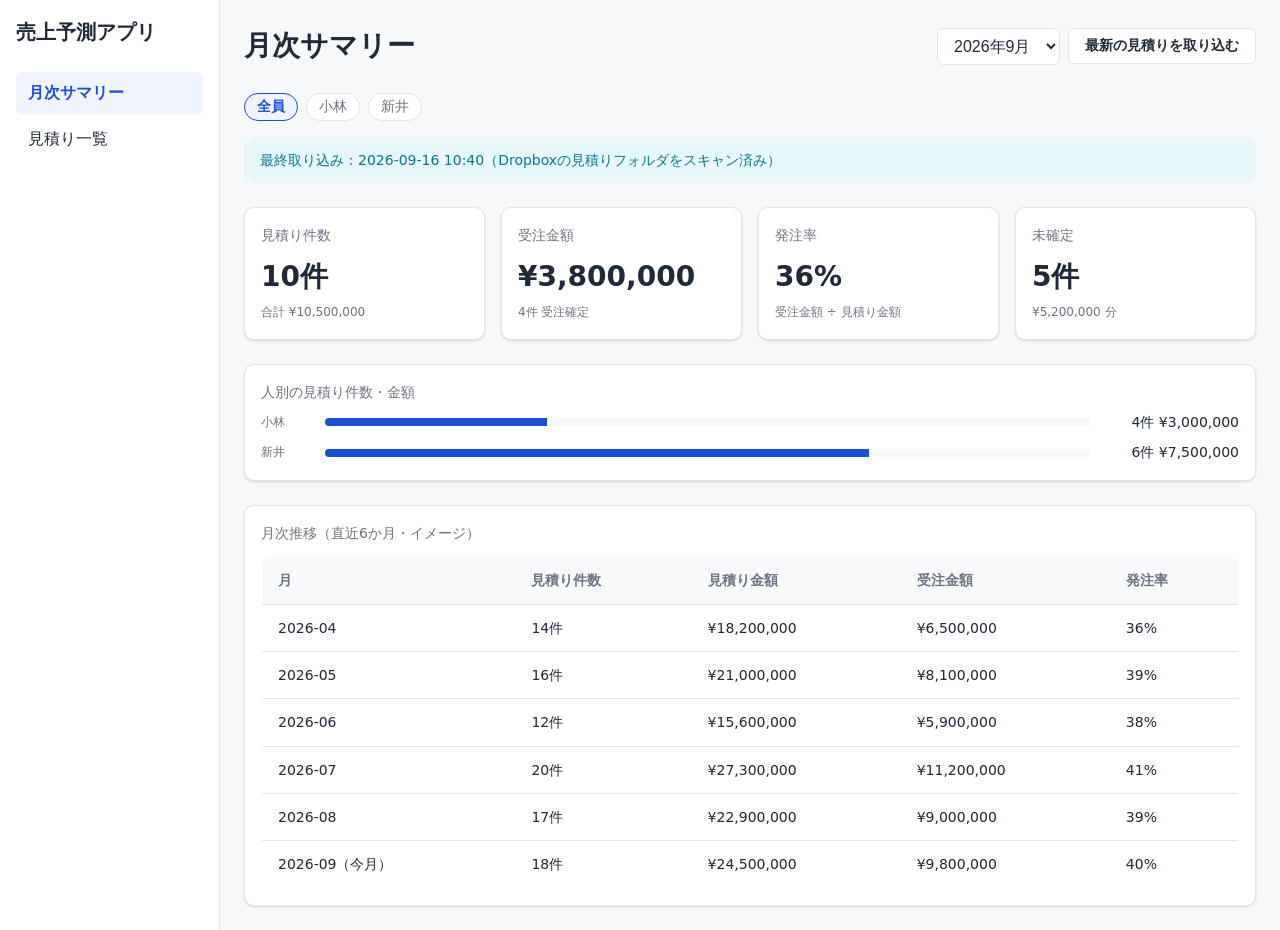
<file: work/sales-forecast-app/05_mockup/rough/index.html>
<!DOCTYPE html>
<html lang="ja">
<head>
<meta charset="UTF-8">
<meta name="viewport" content="width=device-width, initial-scale=1.0">
<title>売上予測・実績管理アプリ（ラフモック）</title>
<link rel="stylesheet" href="../../../../data/ui/examples/system-components.css">
<style>
  /* このモック固有の微調整のみ。共通部品は system-components.css を使う */
  .person-bar { display: flex; flex-wrap: wrap; gap: var(--space-2); align-items: center; margin-top: var(--space-2); }
  .person-bar .name { width: 56px; font-size: var(--font-size-xs); color: var(--color-text-muted); }
  .person-bar .bar-track { flex: 1; min-width: 80px; background: var(--color-bg); border-radius: 999px; height: 8px; overflow: hidden; }
  .person-bar .bar-fill { height: 100%; background: var(--color-primary); }
  .person-bar .amount { width: 140px; text-align: right; font-size: var(--font-size-sm); }
  .note-banner { background: var(--color-info-bg); color: var(--color-info); padding: var(--space-3) var(--space-4); border-radius: var(--radius-md); margin-bottom: var(--space-6); font-size: var(--font-size-sm); }

  .filter-tabs { display: flex; gap: var(--space-2); margin-bottom: var(--space-4); flex-wrap: wrap; }
  .filter-tabs button { padding: var(--space-1) var(--space-3); border-radius: 999px; border: 1px solid var(--color-border); background: var(--color-surface); color: var(--color-text-muted); font-size: var(--font-size-sm); cursor: pointer; }
  .filter-tabs button.active { background: var(--color-primary-soft); color: var(--color-primary); border-color: var(--color-primary); font-weight: bold; }

  @media (max-width: 480px) {
    .person-bar .amount { width: 100%; text-align: left; }
    .header-bar .input { width: 100%; }
  }
</style>
</head>
<body>
<div class="app-shell">
  <aside class="app-sidebar">
    <div class="brand">売上予測アプリ</div>
    <nav class="app-nav">
      <a href="#" class="active">月次サマリー</a>
      <a href="#">見積り一覧</a>
    </nav>
  </aside>

  <main class="app-main">

    <!-- ===== S01: 月次サマリー ===== -->
    <section id="screen-s01">
      <div class="header-bar">
        <h1>月次サマリー</h1>
        <div style="display:flex; gap: var(--space-2); align-items:center; flex-wrap:wrap;">
          <select class="input" style="width:auto;">
            <option>2026年9月</option>
            <option>2026年8月</option>
            <option>2026年7月</option>
          </select>
          <button class="btn btn-secondary">最新の見積りを取り込む</button>
        </div>
      </div>

      <div class="filter-tabs">
        <button class="active">全員</button>
        <button>小林</button>
        <button>新井</button>
      </div>

      <div class="note-banner">最終取り込み：2026-09-16 10:40（Dropboxの見積りフォルダをスキャン済み）</div>

      <div class="kpi-grid">
        <div class="kpi-card">
          <div class="label">見積り件数</div>
          <div class="value">10件</div>
          <div class="sub">合計 ¥10,500,000</div>
        </div>
        <div class="kpi-card">
          <div class="label">受注金額</div>
          <div class="value">¥3,800,000</div>
          <div class="sub">4件 受注確定</div>
        </div>
        <div class="kpi-card">
          <div class="label">発注率</div>
          <div class="value">36%</div>
          <div class="sub">受注金額 ÷ 見積り金額</div>
        </div>
        <div class="kpi-card">
          <div class="label">未確定</div>
          <div class="value">5件</div>
          <div class="sub">¥5,200,000 分</div>
        </div>
      </div>

      <div class="card" style="margin-bottom: var(--space-6);">
        <div class="label" style="font-size:var(--font-size-sm); color:var(--color-text-muted); margin-bottom: var(--space-2);">人別の見積り件数・金額</div>

        <div class="person-bar">
          <div class="name">小林</div>
          <div class="bar-track"><div class="bar-fill" style="width:29%"></div></div>
          <div class="amount">4件 ¥3,000,000</div>
        </div>
        <div class="person-bar">
          <div class="name">新井</div>
          <div class="bar-track"><div class="bar-fill" style="width:71%"></div></div>
          <div class="amount">6件 ¥7,500,000</div>
        </div>
      </div>

      <div class="card">
        <div class="label" style="font-size:var(--font-size-sm); color:var(--color-text-muted); margin-bottom: var(--space-3);">月次推移（直近6か月・イメージ）</div>
        <div class="table-scroll">
          <table class="data-table">
            <thead>
              <tr><th>月</th><th>見積り件数</th><th>見積り金額</th><th>受注金額</th><th>発注率</th></tr>
            </thead>
            <tbody>
              <tr><td data-label="月">2026-04</td><td data-label="見積り件数">14件</td><td data-label="見積り金額">¥18,200,000</td><td data-label="受注金額">¥6,500,000</td><td data-label="発注率">36%</td></tr>
              <tr><td data-label="月">2026-05</td><td data-label="見積り件数">16件</td><td data-label="見積り金額">¥21,000,000</td><td data-label="受注金額">¥8,100,000</td><td data-label="発注率">39%</td></tr>
              <tr><td data-label="月">2026-06</td><td data-label="見積り件数">12件</td><td data-label="見積り金額">¥15,600,000</td><td data-label="受注金額">¥5,900,000</td><td data-label="発注率">38%</td></tr>
              <tr><td data-label="月">2026-07</td><td data-label="見積り件数">20件</td><td data-label="見積り金額">¥27,300,000</td><td data-label="受注金額">¥11,200,000</td><td data-label="発注率">41%</td></tr>
              <tr><td data-label="月">2026-08</td><td data-label="見積り件数">17件</td><td data-label="見積り金額">¥22,900,000</td><td data-label="受注金額">¥9,000,000</td><td data-label="発注率">39%</td></tr>
              <tr><td data-label="月">2026-09（今月）</td><td data-label="見積り件数">18件</td><td data-label="見積り金額">¥24,500,000</td><td data-label="受注金額">¥9,800,000</td><td data-label="発注率">40%</td></tr>
            </tbody>
          </table>
        </div>
      </div>
    </section>

    <!-- ===== S02: 見積り一覧（初期状態は非表示。デモ用にJSで切替） ===== -->
    <section id="screen-s02" style="display:none;">
      <div class="header-bar">
        <h1>見積り一覧</h1>
        <button class="btn btn-secondary">最新の見積りを取り込む</button>
      </div>

      <div class="filter-tabs">
        <button class="active">全員</button>
        <button>小林</button>
        <button>新井</button>
      </div>

      <div class="table-scroll">
        <table class="data-table">
          <thead>
            <tr><th>日付</th><th>お客様名</th><th>案件名（ファイル名）</th><th>金額</th><th>担当</th><th>ステータス</th><th></th></tr>
          </thead>
          <tbody>
            <tr>
              <td data-label="日付">2026-09-14</td>
              <td data-label="お客様名">鈴木工業</td>
              <td data-label="案件名">外構改修工事</td>
              <td data-label="金額">¥1,850,000</td>
              <td data-label="担当">小林</td>
              <td data-label="ステータス"><span class="badge badge-warning">未確定</span></td>
              <td><select class="input" style="width:auto; font-size:var(--font-size-xs);">
                    <option>未確定</option><option>受注</option><option>失注</option>
                  </select></td>
            </tr>
            <tr>
              <td data-label="日付">2026-09-12</td>
              <td data-label="お客様名">愛同工業株式会社</td>
              <td data-label="案件名">シャッター下地工事</td>
              <td data-label="金額">¥620,000</td>
              <td data-label="担当">小林</td>
              <td data-label="ステータス"><span class="badge badge-success">受注</span></td>
              <td><select class="input" style="width:auto; font-size:var(--font-size-xs);">
                    <option>未確定</option><option selected>受注</option><option>失注</option>
                  </select></td>
            </tr>
            <tr>
              <td data-label="日付">2026-09-10</td>
              <td data-label="お客様名">酒井精工株式会社</td>
              <td data-label="案件名">屋根修理</td>
              <td data-label="金額">¥430,000</td>
              <td data-label="担当">新井</td>
              <td data-label="ステータス"><span class="badge badge-danger">失注</span></td>
              <td><select class="input" style="width:auto; font-size:var(--font-size-xs);">
                    <option>未確定</option><option>受注</option><option selected>失注</option>
                  </select></td>
            </tr>
            <tr>
              <td data-label="日付">2026-09-08</td>
              <td data-label="お客様名">???（電子印鑑 未一致）</td>
              <td data-label="案件名">土間改修工事</td>
              <td data-label="金額">¥980,000</td>
              <td data-label="担当"><span class="badge badge-info">要確認</span></td>
              <td data-label="ステータス"><span class="badge badge-warning">未確定</span></td>
              <td><select class="input" style="width:auto; font-size:var(--font-size-xs);">
                    <option>未確定</option><option>受注</option><option>失注</option>
                  </select></td>
            </tr>
          </tbody>
        </table>
      </div>
      <p style="color:var(--color-text-muted); font-size:var(--font-size-sm);">※「担当：要確認」は、電子印鑑の画像が3人分の見本と一致しなかった行。手動で担当者を選び直せるようにする想定。</p>
    </section>

  </main>
</div>

<script>
  // 絞り込みタブの見た目切替のみ（ラフモックのためデータ自体は変わらない）
  document.querySelectorAll('.filter-tabs').forEach((group) => {
    group.querySelectorAll('button').forEach((btn) => {
      btn.addEventListener('click', () => {
        group.querySelectorAll('button').forEach((b) => b.classList.remove('active'));
        btn.classList.add('active');
      });
    });
  });

  // ラフモックのタブ切替（本実装ではルーティングに置き換える）
  document.querySelectorAll('.app-nav a').forEach((link, idx) => {
    link.addEventListener('click', (e) => {
      e.preventDefault();
      document.querySelectorAll('.app-nav a').forEach(a => a.classList.remove('active'));
      link.classList.add('active');
      document.getElementById('screen-s01').style.display = idx === 0 ? '' : 'none';
      document.getElementById('screen-s02').style.display = idx === 1 ? '' : 'none';
    });
  });
</script>
</body>
</html>
</file>
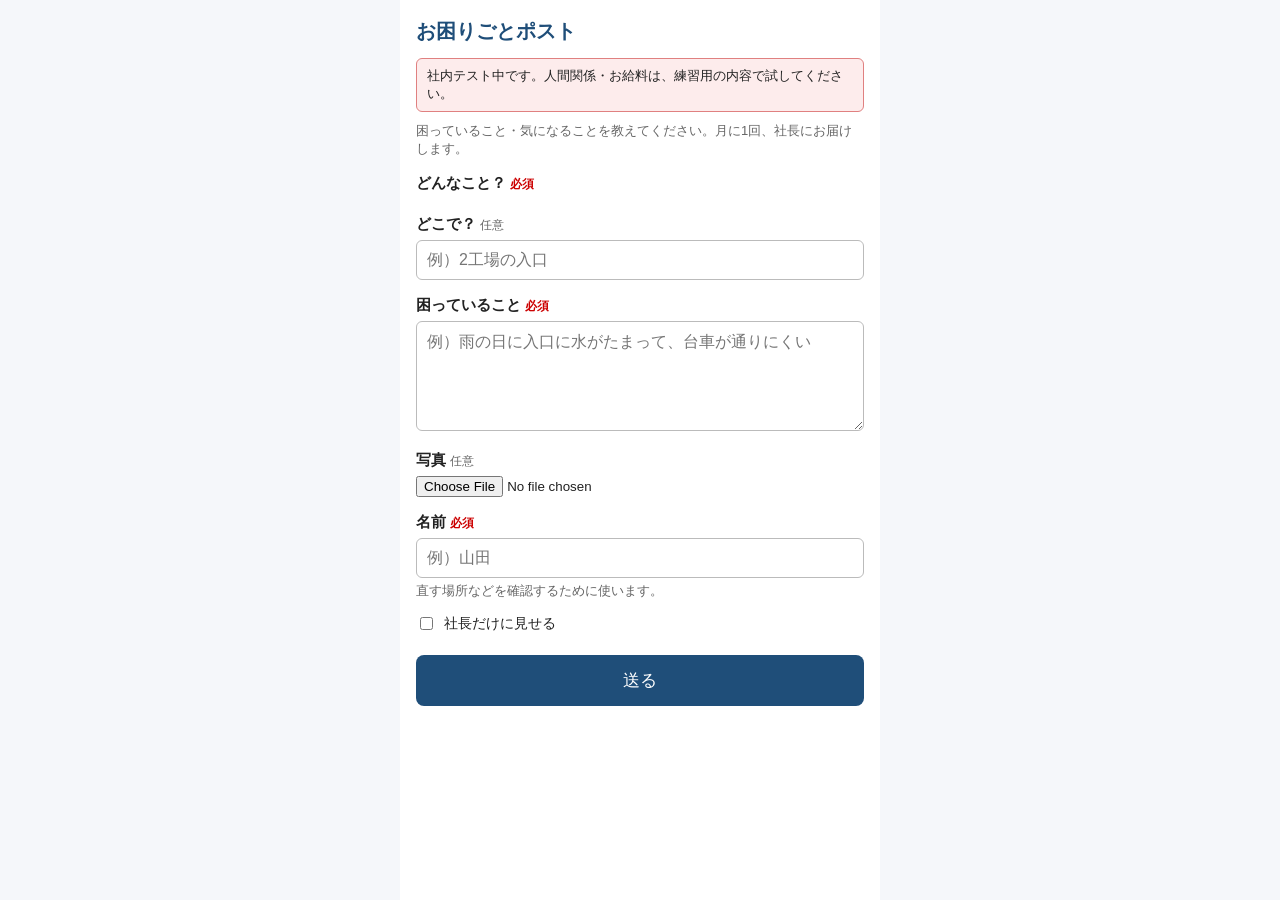
<file: work/washinokensetsu-okomari/04_system/apps-script/Index.html>
<!DOCTYPE html>
<html>
<head>
<base target="_top">
<meta charset="utf-8">
<style>
  * { box-sizing: border-box; }
  body { margin: 0; font-family: "Meiryo UI", "Hiragino Sans", "Yu Gothic", sans-serif; color: #222; background: #F5F7FA; font-size: 16px; }
  .wrap { max-width: 480px; margin: 0 auto; background: #fff; min-height: 100vh; padding: 18px 16px 32px; }
  h1 { font-size: 20px; color: #1F4E79; margin: 0 0 2px; }
  .co { font-size: 13px; color: #666; margin: 0 0 10px; }
  .mini { font-size: 13px; color: #666; margin: 4px 0; }
  label.f { display: block; font-weight: bold; margin: 16px 0 6px; font-size: 15px; }
  .req { color: #C00; font-size: 12px; margin-left: 4px; }
  .opt { color: #666; font-size: 12px; margin-left: 4px; font-weight: normal; }
  .chips { display: flex; flex-wrap: wrap; gap: 8px; }
  .chips label { border: 1px solid #C9D6E3; border-radius: 18px; padding: 8px 12px; font-size: 14px; cursor: pointer; }
  .chips input { display: none; }
  .chips label.on { background: #1F4E79; border-color: #1F4E79; color: #fff; }
  input[type=text], textarea { width: 100%; border: 1px solid #BBB; border-radius: 6px; padding: 10px; font-size: 16px; font-family: inherit; }
  textarea { min-height: 110px; }
  .private { background: #FFF6E5; border: 1px solid #E0A030; border-radius: 8px; padding: 10px; font-size: 14px; margin-top: 12px; display: none; }
  .btn { display: block; width: 100%; background: #1F4E79; color: #fff; border: none; border-radius: 8px; padding: 14px; font-size: 17px; margin-top: 22px; cursor: pointer; }
  .btn:disabled { opacity: .5; }
  .btn.sub { background: #fff; color: #1F4E79; border: 1px solid #1F4E79; }
  .done { text-align: center; padding: 40px 8px; }
  .no { font-size: 38px; font-weight: bold; color: #1F4E79; letter-spacing: 2px; margin: 10px 0; }
  .err { color: #C00; font-size: 14px; margin-top: 10px; display: none; }
  .test { background: #FDECEC; border: 1px solid #E08080; border-radius: 6px; padding: 8px 10px; font-size: 13px; margin-bottom: 10px; }
</style>
</head>
<body>
<div class="wrap">
  <div id="form">
    <h1>お困りごとポスト</h1>
    <p class="co"><?= company ?></p>
    <p class="test">社内テスト中です。人間関係・お給料は、練習用の内容で試してください。</p>
    <p class="mini">困っていること・気になることを教えてください。月に1回、社長にお届けします。</p>

    <label class="f">どんなこと？<span class="req">必須</span></label>
    <div class="chips" id="cats"></div>
    <div class="private" id="privNote">この内容は<b>社長だけ</b>に届きます。わしの建設のリストには残りません。</div>

    <label class="f">どこで？<span class="opt">任意</span></label>
    <input type="text" id="place" maxlength="100" placeholder="例）2工場の入口">

    <label class="f">困っていること<span class="req">必須</span></label>
    <textarea id="body" maxlength="2000" placeholder="例）雨の日に入口に水がたまって、台車が通りにくい"></textarea>

    <label class="f">写真<span class="opt">任意</span></label>
    <input type="file" id="photo" accept="image/*">

    <label class="f">名前<span class="req" id="nameReq">必須</span><span class="opt" id="nameOpt" style="display:none">書かなくてもOK</span></label>
    <input type="text" id="name" maxlength="50" placeholder="例）山田">
    <p class="mini" id="nameWhy">直す場所などを確認するために使います。</p>

    <label style="display:flex;gap:8px;align-items:center;margin-top:14px;font-size:14px"><input type="checkbox" id="onlyBoss"> 社長だけに見せる</label>

    <button class="btn" id="send">送る</button>
    <p class="err" id="err"></p>
  </div>

  <div id="done" class="done" style="display:none">
    <p>受け付けました。ありがとうございます。</p>
    <p class="mini">受付番号</p>
    <div class="no" id="doneNo"></div>
    <p class="mini">状況は、月1回の貼り紙で確認できます。<br>この番号を控えておいてください（スクショでもOK）。</p>
    <button class="btn sub" id="again">もう1件書く</button>
  </div>
</div>

<script>
  var CODE = <?!= codeJson ?>;
  var CATS = <?!= catsJson ?>;
  var PRIVATE = <?!= privateJson ?>;
  var $ = function (id) { return document.getElementById(id); };
  var cat = '';

  $('cats').innerHTML = CATS.map(function (c, i) {
    return '<label data-i="' + i + '"><input type="radio" name="cat">' + c + '</label>';
  }).join('');
  Array.prototype.forEach.call(document.querySelectorAll('#cats label'), function (l) {
    l.addEventListener('click', function () {
      Array.prototype.forEach.call(document.querySelectorAll('#cats label'), function (x) { x.classList.remove('on'); });
      l.classList.add('on');
      cat = CATS[+l.getAttribute('data-i')];
      upd();
    });
  });
  $('onlyBoss').addEventListener('change', upd);

  function upd() {
    var priv = PRIVATE.indexOf(cat) >= 0;
    $('privNote').style.display = (priv || $('onlyBoss').checked) ? 'block' : 'none';
    $('nameReq').style.display = priv ? 'none' : '';
    $('nameOpt').style.display = priv ? '' : 'none';
    $('nameWhy').textContent = priv ? '書かなくても届きます。' : '直す場所などを確認するために使います。';
  }

  function showErr(msg) { $('err').textContent = msg; $('err').style.display = 'block'; }

  // 写真は長い辺 1280px の JPEG に縮めて送る
  function readPhoto(cb) {
    var file = $('photo').files[0];
    if (!file) return cb('');
    var img = new Image();
    var url = URL.createObjectURL(file);
    img.onload = function () {
      var max = 1280, w = img.width, h = img.height, r = Math.min(1, max / Math.max(w, h));
      var cv = document.createElement('canvas');
      cv.width = Math.round(w * r); cv.height = Math.round(h * r);
      cv.getContext('2d').drawImage(img, 0, 0, cv.width, cv.height);
      URL.revokeObjectURL(url);
      cb(cv.toDataURL('image/jpeg', 0.8));
    };
    img.onerror = function () { URL.revokeObjectURL(url); cb(''); };
    img.src = url;
  }

  $('send').addEventListener('click', function () {
    $('err').style.display = 'none';
    if (!cat) return showErr('「どんなこと？」を選んでください。');
    if (!$('body').value.trim()) return showErr('困っていることを書いてください。');
    if (PRIVATE.indexOf(cat) < 0 && !$('name').value.trim()) return showErr('名前を書いてください。');
    $('send').disabled = true; $('send').textContent = '送っています…';
    readPhoto(function (photo) {
      google.script.run
        .withSuccessHandler(function (no) {
          $('doneNo').textContent = no;
          $('form').style.display = 'none'; $('done').style.display = 'block';
          $('send').disabled = false; $('send').textContent = '送る';
          window.scrollTo(0, 0);
        })
        .withFailureHandler(function (e) {
          showErr((e && e.message) || '送れませんでした。もう一度お試しください。');
          $('send').disabled = false; $('send').textContent = '送る';
        })
        .submit({ code: CODE, cat: cat, place: $('place').value, body: $('body').value, name: $('name').value, onlyBoss: $('onlyBoss').checked, photo: photo });
    });
  });

  $('again').addEventListener('click', function () {
    ['place', 'body', 'name'].forEach(function (i) { $(i).value = ''; });
    $('photo').value = ''; $('onlyBoss').checked = false; cat = '';
    Array.prototype.forEach.call(document.querySelectorAll('#cats label'), function (x) { x.classList.remove('on'); });
    upd();
    $('form').style.display = 'block'; $('done').style.display = 'none';
  });
</script>
</body>
</html>
</file>
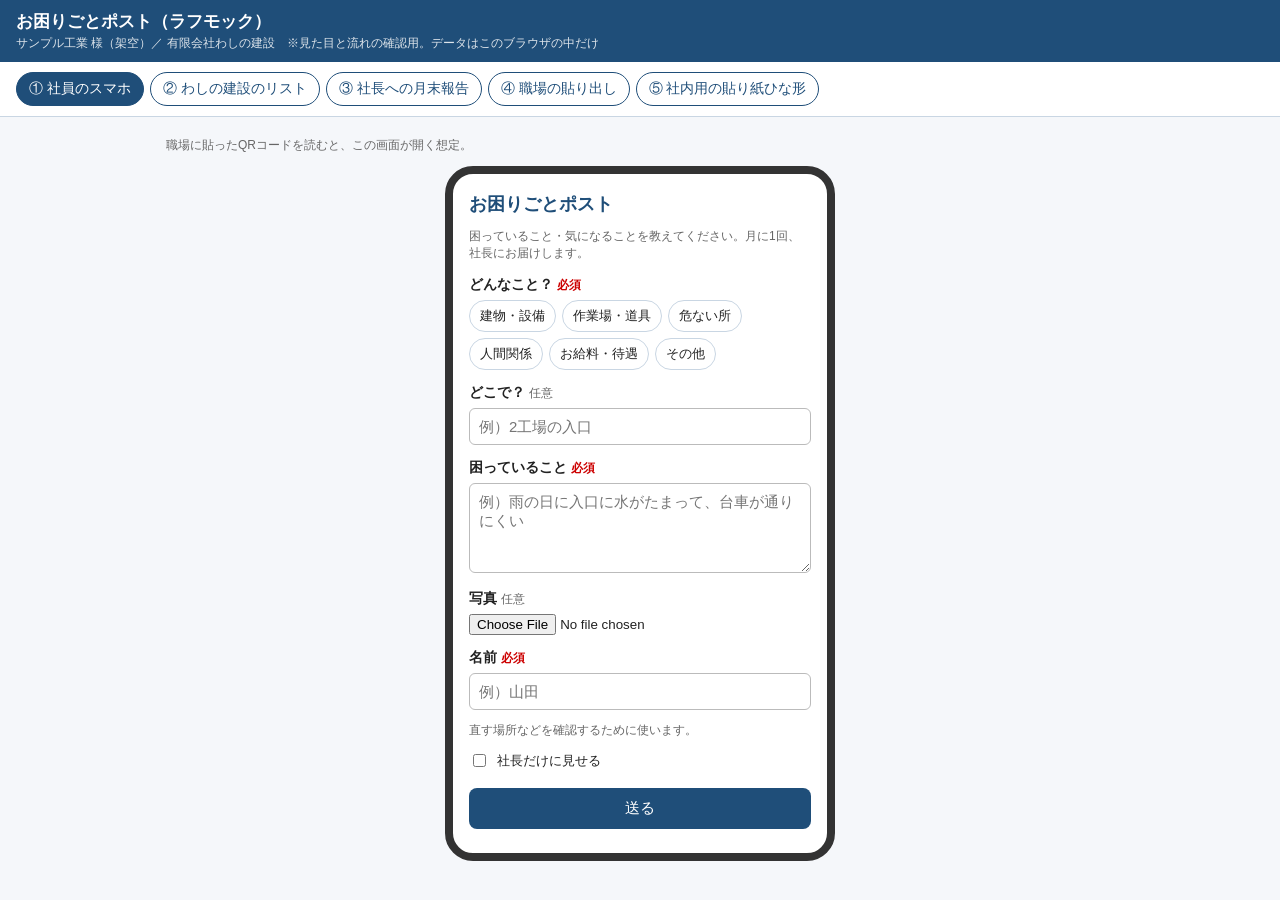
<file: work/washinokensetsu-okomari/05_mockup/rough/index.html>
<!doctype html>
<html lang="ja">
<head>
<meta charset="utf-8">
<meta name="viewport" content="width=device-width, initial-scale=1">
<title>お困りごとポスト（ラフモック）</title>
<style>
:root { --main:#1F4E79; --light:#EAF1F8; --line:#C9D6E3; --warn:#FFF6E5; --warnline:#E0A030; --gray:#666; }
* { box-sizing:border-box; }
body { margin:0; font-family:"Meiryo UI","Yu Gothic",sans-serif; color:#222; background:#F5F7FA; font-size:15px; }
header { background:var(--main); color:#fff; padding:10px 16px; }
header h1 { font-size:17px; margin:0; }
header p { margin:2px 0 0; font-size:12px; opacity:.85; }
nav { display:flex; flex-wrap:wrap; gap:6px; padding:10px 16px; background:#fff; border-bottom:1px solid var(--line); position:sticky; top:0; z-index:5; }
nav button { border:1px solid var(--main); background:#fff; color:var(--main); padding:7px 12px; border-radius:18px; font-size:14px; cursor:pointer; }
nav button.on { background:var(--main); color:#fff; }
main { padding:16px; max-width:980px; margin:0 auto; }
section { display:none; }
section.on { display:block; }
.note { font-size:12px; color:var(--gray); margin:4px 0 12px; }
.phone { max-width:390px; margin:0 auto; background:#fff; border:8px solid #333; border-radius:28px; padding:18px 16px 24px; }
.phone h2 { font-size:18px; color:var(--main); margin:0 0 4px; }
label.f { display:block; font-weight:bold; margin:14px 0 6px; font-size:14px; }
.req { color:#C00; font-size:12px; margin-left:4px; }
.opt { color:var(--gray); font-size:12px; margin-left:4px; font-weight:normal; }
.chips { display:flex; flex-wrap:wrap; gap:6px; }
.chips label { border:1px solid var(--line); border-radius:16px; padding:6px 10px; font-size:13px; cursor:pointer; background:#fff; }
.chips input { display:none; }
.chips input:checked + span { color:#fff; }
.chips label:has(input:checked) { background:var(--main); border-color:var(--main); color:#fff; }
input[type=text], textarea, select { width:100%; border:1px solid #BBB; border-radius:6px; padding:9px; font-size:15px; font-family:inherit; }
textarea { min-height:90px; }
.private { background:var(--warn); border:1px solid var(--warnline); border-radius:8px; padding:10px; font-size:13px; margin-top:12px; display:none; }
.btn { display:inline-block; background:var(--main); color:#fff; border:none; border-radius:8px; padding:11px 16px; font-size:15px; cursor:pointer; }
.btn.wide { width:100%; margin-top:18px; }
.btn.sub { background:#fff; color:var(--main); border:1px solid var(--main); }
.done { text-align:center; padding:30px 10px; }
.done .no { font-size:34px; font-weight:bold; color:var(--main); margin:10px 0; letter-spacing:2px; }
.card { background:#fff; border:1px solid var(--line); border-radius:8px; padding:14px; margin-bottom:14px; }
.card h3 { margin:0 0 8px; font-size:15px; color:var(--main); }
.tbl { width:100%; border-collapse:collapse; font-size:13px; }
.tbl th, .tbl td { border:1px solid var(--line); padding:6px 7px; text-align:left; vertical-align:top; }
.tbl th { background:var(--light); color:var(--main); white-space:nowrap; }
.tbl select { padding:4px; font-size:13px; }
.tag { display:inline-block; font-size:11px; padding:1px 7px; border-radius:10px; background:var(--light); color:var(--main); white-space:nowrap; }
.tag.k { background:#EEE; color:#444; }
.masked { color:var(--gray); background:#FAFAFA; }
.row { display:flex; flex-wrap:wrap; gap:8px; align-items:center; }
.scroll { overflow-x:auto; }
.paper { background:#fff; max-width:794px; margin:0 auto; padding:36px 40px; border:1px solid #DDD; box-shadow:0 2px 8px rgba(0,0,0,.06); }
.paper h2 { color:var(--main); font-size:20px; margin:0 0 4px; }
.sum { display:flex; flex-wrap:wrap; gap:8px; margin:12px 0; }
.sum div { border:1px solid var(--line); border-radius:6px; padding:6px 10px; font-size:13px; background:var(--light); }
.est { color:#B35C00; font-weight:bold; font-size:12px; }
.board { background:#fff; max-width:794px; margin:0 auto; padding:36px 40px; border:1px solid #DDD; }
.board h2 { text-align:center; font-size:26px; color:var(--main); margin:0 0 6px; }
.board .tbl { font-size:20px; }
.board .tbl td, .board .tbl th { padding:10px 14px; }
.mini { font-size:12px; color:var(--gray); }
@media print {
  header, nav, .noprint, .note { display:none !important; }
  body { background:#fff; }
  main { padding:0; max-width:none; }
  .paper, .board { border:none; box-shadow:none; padding:0; max-width:none; }
}
</style>
</head>
<body>
<header>
  <h1>お困りごとポスト（ラフモック）</h1>
  <p>サンプル工業 様（架空）／ 有限会社わしの建設　※見た目と流れの確認用。データはこのブラウザの中だけ</p>
</header>
<nav>
  <button data-tab="s1" class="on">① 社員のスマホ</button>
  <button data-tab="s2">② わしの建設のリスト</button>
  <button data-tab="s3">③ 社長への月末報告</button>
  <button data-tab="s4">④ 職場の貼り出し</button>
  <button data-tab="s5">⑤ 社内用の貼り紙ひな形</button>
</nav>
<main>

<!-- ① 社員のスマホ -->
<section id="s1" class="on">
  <p class="note">職場に貼ったQRコードを読むと、この画面が開く想定。</p>
  <div class="phone">
    <div id="form">
      <h2>お困りごとポスト</h2>
      <p class="mini">困っていること・気になることを教えてください。月に1回、社長にお届けします。</p>
      <label class="f">どんなこと？<span class="req">必須</span></label>
      <div class="chips" id="cats"></div>
      <div class="private" id="privNote">この内容は<b>社長だけ</b>に届きます。わしの建設は中身を見ません。</div>
      <label class="f">どこで？<span class="opt">任意</span></label>
      <input type="text" id="place" placeholder="例）2工場の入口">
      <label class="f">困っていること<span class="req">必須</span></label>
      <textarea id="body" placeholder="例）雨の日に入口に水がたまって、台車が通りにくい"></textarea>
      <label class="f">写真<span class="opt">任意</span></label>
      <input type="file" accept="image/*" id="photo">
      <label class="f">名前<span class="req" id="nameReq">必須</span><span class="opt" id="nameOpt" style="display:none">書かなくてもOK</span></label>
      <input type="text" id="name" placeholder="例）山田">
      <p class="mini" id="nameWhy">直す場所などを確認するために使います。</p>
      <label class="row" style="margin-top:12px;font-size:13px"><input type="checkbox" id="onlyBoss"> 社長だけに見せる</label>
      <button class="btn wide" id="send">送る</button>
    </div>
    <div id="done" class="done" style="display:none">
      <p>受け付けました。ありがとうございます。</p>
      <p class="mini">受付番号</p>
      <div class="no" id="doneNo">S-0000</div>
      <p class="mini">状況は、投函箱の横の貼り紙で確認できます。<br>この番号を控えておいてください。</p>
      <button class="btn sub" id="again">もう1件書く</button>
    </div>
  </div>
</section>

<!-- ② わしの建設のリスト -->
<section id="s2">
  <p class="note">わしの建設だけが見る画面。人間関係・お給料と「社長だけ」の分は、中身が残らず社長にメールで直接届く想定。ここには件数だけ出る。</p>
  <div class="card">
    <div class="row" style="justify-content:space-between">
      <h3 style="margin:0">今月の声（<span id="monthLbl"></span>）</h3>
      <div class="row">
        <button class="btn sub" id="toPaper">用紙を手入力する</button>
        <button class="btn" id="bulk">報告後：まとめて「社長に届けました」にする</button>
      </div>
    </div>
    <div class="sum" id="sum2"></div>
    <div class="scroll"><table class="tbl" id="list"></table></div>
  </div>
  <div class="card" id="paperForm" style="display:none">
    <h3>用紙の手入力（月1回回収した分）</h3>
    <div class="row">
      <input type="text" id="kNo" placeholder="控えの番号 例）K-0005" style="max-width:180px">
      <select id="kCat" style="max-width:200px"></select>
      <input type="text" id="kPlace" placeholder="場所" style="max-width:180px">
      <input type="text" id="kName" placeholder="名前" style="max-width:140px">
    </div>
    <textarea id="kBody" placeholder="書いてある内容" style="margin-top:8px"></textarea>
    <p class="mini">人間関係・お給料・「社長だけ」の用紙は、手入力せず封筒のまま社長へ渡す想定（件数だけ入れる）。</p>
    <button class="btn" id="kAdd">追加</button>
  </div>
</section>

<!-- ③ 社長への月末報告 -->
<section id="s3">
  <p class="note">印刷して、訪問時に社長へ渡す（A4）。<button class="btn sub noprint" onclick="window.print()">印刷</button></p>
  <div class="paper">
    <h2>お困りごとポスト　<span id="rMonth"></span>のご報告</h2>
    <p class="mini">サンプル工業 様　／　有限会社わしの建設</p>
    <div class="sum" id="sum3"></div>
    <p id="privLine" style="background:var(--warn);border:1px solid var(--warnline);border-radius:6px;padding:8px 10px;font-size:13px"></p>
    <table class="tbl" id="rep"></table>
    <p class="mini" style="margin-top:12px">「わしの建設で対応できます」の印があるものは、直し方とおおよその費用を別紙でお持ちしています。どれをどう進めるかは、社長がお決めください。</p>
  </div>
</section>

<!-- ④ 職場の貼り出し -->
<section id="s4">
  <p class="note">月1回の回収日に、投函箱の横に貼る。中身と名前は載せない。</p>
  <div class="card noprint">
    <div class="row">
      <label>回収日時 <input type="datetime-local" id="colAt" style="width:auto"></label>
      <button class="btn sub" onclick="window.print()">印刷</button>
    </div>
  </div>
  <div class="board">
    <h2>お困りごとポスト　回収のお知らせ</h2>
    <p style="text-align:center;font-size:22px;margin:22px 0 8px"><b id="bAt"></b><br>投函箱の用紙を回収しました。</p>
    <p style="text-align:center;font-size:16px;color:var(--gray);margin:0 0 18px" id="bK"></p>
    <p style="text-align:center;font-size:22px;margin:0 0 22px;border:2px solid var(--main);border-radius:8px;padding:14px">スマホからの声は<br><b style="font-size:30px;color:var(--main)" id="bS"></b> まで受け付けています。</p>
    <div id="bDone"></div>
    <p class="mini" style="margin-top:14px;text-align:center">受け付けた声は、すべて社長にお届けします。ありがとうございます。</p>
  </div>
</section>

<!-- ⑤ 社内用ひな形 -->
<section id="s5">
  <p class="note">社内で直したもの（人間関係・お給料を含む）は、社長や経理の方が記入して貼る。わしの建設はこのひな形を渡すだけ。<button class="btn sub noprint" onclick="window.print()">印刷</button></p>
  <div class="board">
    <h2>お困りごとポスト　社内で対応しました</h2>
    <p class="mini" style="text-align:center">記入：社長・経理担当　　　　年　　月　　日</p>
    <table class="tbl" style="margin-top:16px">
      <tr><th style="width:24%">受付番号</th><th>対応したこと（書ける範囲で）</th></tr>
      <tr><td style="height:52px"></td><td></td></tr>
      <tr><td style="height:52px"></td><td></td></tr>
      <tr><td style="height:52px"></td><td></td></tr>
      <tr><td style="height:52px"></td><td></td></tr>
      <tr><td style="height:52px"></td><td></td></tr>
    </table>
    <p class="mini" style="margin-top:14px;text-align:center">人間関係・お給料の声は、番号だけでもかまいません。</p>
  </div>
</section>

</main>
<script>
const CATS = [
  {k:'建物・設備', priv:false}, {k:'作業場・道具', priv:false}, {k:'危ない所', priv:false},
  {k:'人間関係', priv:true}, {k:'お給料・待遇', priv:true}, {k:'その他', priv:false}
];
const STATUS = ['受け付けました','社長に届けました','対応しました'];
const MONTH = '2026年10月';
const SEED = [
  {no:'S-0009', cat:'建物・設備', place:'2工場の入口', body:'雨の日に入口に水がたまって、台車が通りにくい', name:'山田', st:0, est:true, memo:'排水溝の追加で対応できそう'},
  {no:'S-0010', cat:'危ない所', place:'3工場の階段', body:'手すりがぐらぐらしている', name:'佐藤', st:0, est:true, memo:''},
  {no:'S-0011', cat:'人間関係', priv:true, st:0},
  {no:'S-0012', cat:'作業場・道具', place:'検査場', body:'検査台が低くて腰が痛い', name:'鈴木', st:0, est:true, memo:'台のかさ上げ'},
  {no:'K-0004', cat:'その他', place:'休憩所', body:'夏、休憩所が暑すぎる', name:'田中', st:0, est:false, memo:'エアコン増設なら見積可'},
  {no:'K-0005', cat:'お給料・待遇', priv:true, st:0},
  {no:'S-0008', cat:'建物・設備', place:'事務所', body:'ドアが閉まりにくい', name:'伊藤', st:2, est:true, memo:'9月対応済み', by:'わし'}
];
let data;
try { data = JSON.parse(localStorage.getItem('okomari-mock2')) || null; } catch(e) { data = null; }
if (!data) data = JSON.parse(JSON.stringify(SEED));
function save(){ try { localStorage.setItem('okomari-mock2', JSON.stringify(data)); } catch(e) {} }
const $ = id => document.getElementById(id);
const esc = s => String(s ?? '').replace(/[&<>"]/g, c => ({'&':'&amp;','<':'&lt;','>':'&gt;','"':'&quot;'}[c]));
const isPriv = cat => CATS.find(c => c.k === cat)?.priv;

// tabs
document.querySelectorAll('nav button').forEach(b => b.onclick = () => {
  document.querySelectorAll('nav button').forEach(x => x.classList.toggle('on', x === b));
  document.querySelectorAll('section').forEach(s => s.classList.toggle('on', s.id === b.dataset.tab));
  render();
});

// ① form
$('cats').innerHTML = CATS.map((c,i) => `<label><input type="radio" name="cat" value="${c.k}"><span>${c.k}</span></label>`).join('');
function updForm(){
  const cat = document.querySelector('input[name=cat]:checked')?.value;
  const priv = (cat && isPriv(cat)) || $('onlyBoss').checked;
  $('privNote').style.display = priv ? 'block' : 'none';
  const anon = cat && isPriv(cat);
  $('nameReq').style.display = anon ? 'none' : '';
  $('nameOpt').style.display = anon ? '' : 'none';
  $('nameWhy').textContent = anon ? '書かなくても届きます。' : '直す場所などを確認するために使います。';
}
document.querySelectorAll('input[name=cat]').forEach(r => r.onchange = updForm);
$('onlyBoss').onchange = updForm;
function nextNo(prefix){
  const n = data.filter(d => d.no.startsWith(prefix)).map(d => +d.no.slice(2));
  return prefix + String((n.length ? Math.max(...n) : 0) + 1).padStart(4,'0');
}
$('send').onclick = () => {
  const cat = document.querySelector('input[name=cat]:checked')?.value;
  if (!cat) return alert('「どんなこと？」を選んでください');
  if (!$('body').value.trim()) return alert('困っていることを書いてください');
  if (!isPriv(cat) && !$('name').value.trim()) return alert('名前を書いてください');
  const no = nextNo('S-');
  const priv = isPriv(cat) || $('onlyBoss').checked;
  data.push(priv ? {no, cat, priv:true, st:0} : {no, cat, place:$('place').value, body:$('body').value, name:$('name').value, st:0, est:false, memo:''});
  save();
  $('doneNo').textContent = no;
  $('form').style.display = 'none'; $('done').style.display = 'block';
};
$('again').onclick = () => {
  ['place','body','name'].forEach(i => $(i).value = ''); $('photo').value = ''; $('onlyBoss').checked = false;
  document.querySelectorAll('input[name=cat]').forEach(r => r.checked = false); updForm();
  $('form').style.display = 'block'; $('done').style.display = 'none';
};

// ② list
$('kCat').innerHTML = CATS.map(c => `<option>${c.k}</option>`).join('');
$('toPaper').onclick = () => { const f = $('paperForm'); f.style.display = f.style.display === 'none' ? 'block' : 'none'; };
$('kAdd').onclick = () => {
  let no = $('kNo').value.trim().toUpperCase(); if (!no) return alert('控えの番号を入れてください');
  if (!no.startsWith('K-')) no = 'K-' + no.replace(/\D/g,'').padStart(4,'0');
  if (data.some(d => d.no === no)) return alert(no + ' はもう入っています');
  const cat = $('kCat').value;
  data.push(isPriv(cat) ? {no, cat, priv:true, st:0} : {no, cat, place:$('kPlace').value, body:$('kBody').value, name:$('kName').value, st:0, est:false, memo:''});
  save(); ['kNo','kPlace','kName','kBody'].forEach(i => $(i).value = ''); render();
};
$('bulk').onclick = () => { data.forEach(d => { if (d.st === 0) d.st = 1; }); save(); render(); };
function summary(){
  const pub = data.filter(d => !d.priv), priv = data.filter(d => d.priv);
  return `<div>全部 ${data.length}件</div><div>中身が見える分 ${pub.length}件</div><div>社長に直送 ${priv.length}件</div><div>見積できそう ${pub.filter(d=>d.est).length}件</div>`;
}
function render(){
  $('monthLbl').textContent = MONTH; $('rMonth').textContent = MONTH;
  $('sum2').innerHTML = summary(); $('sum3').innerHTML = summary();
  const sorted = [...data].sort((a,b) => a.no.localeCompare(b.no));
  $('list').innerHTML = `<tr><th>番号</th><th>分類</th><th>場所</th><th>内容</th><th>名前</th><th>見積</th><th>状況</th><th>直した所</th><th>メモ</th></tr>` +
    sorted.map(d => d.priv
      ? `<tr class="masked"><td><span class="tag ${d.no[0]==='K'?'k':''}">${d.no}</span></td><td>${esc(d.cat)}</td><td colspan="4">社長に直送（中身は見られません）</td><td>${stSel(d)}</td><td>社内</td><td></td></tr>`
      : `<tr><td><span class="tag ${d.no[0]==='K'?'k':''}">${d.no}</span></td><td>${esc(d.cat)}</td><td>${esc(d.place)}</td><td>${esc(d.body)}</td><td>${esc(d.name)}</td>
         <td><input type="checkbox" data-est="${d.no}" ${d.est?'checked':''}></td><td>${stSel(d)}</td><td>${bySel(d)}</td>
         <td><input type="text" data-memo="${d.no}" value="${esc(d.memo)}" style="min-width:120px"></td></tr>`).join('');
  document.querySelectorAll('[data-est]').forEach(c => c.onchange = () => { data.find(d=>d.no===c.dataset.est).est = c.checked; save(); });
  document.querySelectorAll('[data-memo]').forEach(c => c.onchange = () => { data.find(d=>d.no===c.dataset.memo).memo = c.value; save(); });
  document.querySelectorAll('[data-st]').forEach(c => c.onchange = () => { data.find(d=>d.no===c.dataset.st).st = +c.value; save(); });
  document.querySelectorAll('[data-by]').forEach(c => c.onchange = () => { data.find(d=>d.no===c.dataset.by).by = c.value; save(); });

  const priv = data.filter(d => d.priv);
  $('privLine').innerHTML = `人間関係・お給料など「社長だけ」の声が <b>${priv.length}件</b> ありました（${priv.map(d=>d.no).join('、') || 'なし'}）。中身は社長にメールで直接お届けしています。ご確認ください。`;
  $('rep').innerHTML = `<tr><th>番号</th><th>分類</th><th>場所</th><th>内容</th><th>わしの建設より</th></tr>` +
    sorted.filter(d => !d.priv && d.st < 2).map(d => `<tr><td>${d.no}</td><td>${esc(d.cat)}</td><td>${esc(d.place)}</td><td>${esc(d.body)}</td>
      <td>${d.est ? '<span class="est">わしの建設で対応できます</span><br>' : ''}${esc(d.memo)}</td></tr>`).join('');
  const at = $('colAt').value ? new Date($('colAt').value) : new Date();
  $('bAt').textContent = `${at.getFullYear()}年${at.getMonth()+1}月${at.getDate()}日 ${at.getHours()}時${String(at.getMinutes()).padStart(2,'0')}分`;
  const ks = sorted.filter(d => d.no.startsWith('K-')).map(d => d.no);
  $('bK').textContent = ks.length ? `回収した用紙：${ks[0]}${ks.length > 1 ? '〜' + ks[ks.length-1] : ''}（${ks.length}枚）` : '';
  const ss = sorted.filter(d => d.no.startsWith('S-')).map(d => d.no);
  $('bS').textContent = ss.length ? ss[ss.length-1] : 'S-0000';
  const done = sorted.filter(d => d.st === 2 && d.by === 'わし');
  $('bDone').innerHTML = done.length
    ? `<p style="text-align:center;font-size:18px;margin:0 0 4px"><b>わしの建設で直しました</b></p>` +
      done.map(d => `<p style="text-align:center;font-size:18px;margin:0">${d.no}　${esc(d.place)}</p>`).join('') : '';
}
$('colAt').onchange = render;
function bySel(d){
  return `<select data-by="${d.no}">` + [['','—'],['わし','わしの建設'],['社内','社内']]
    .map(([v,t]) => `<option value="${v}" ${(d.by||'')===v?'selected':''}>${t}</option>`).join('') + `</select>`;
}
function stSel(d){ return `<select data-st="${d.no}">${STATUS.map((s,i)=>`<option value="${i}" ${i===d.st?'selected':''}>${s}</option>`).join('')}</select>`; }
updForm(); render();
</script>
</body>
</html>
</file>
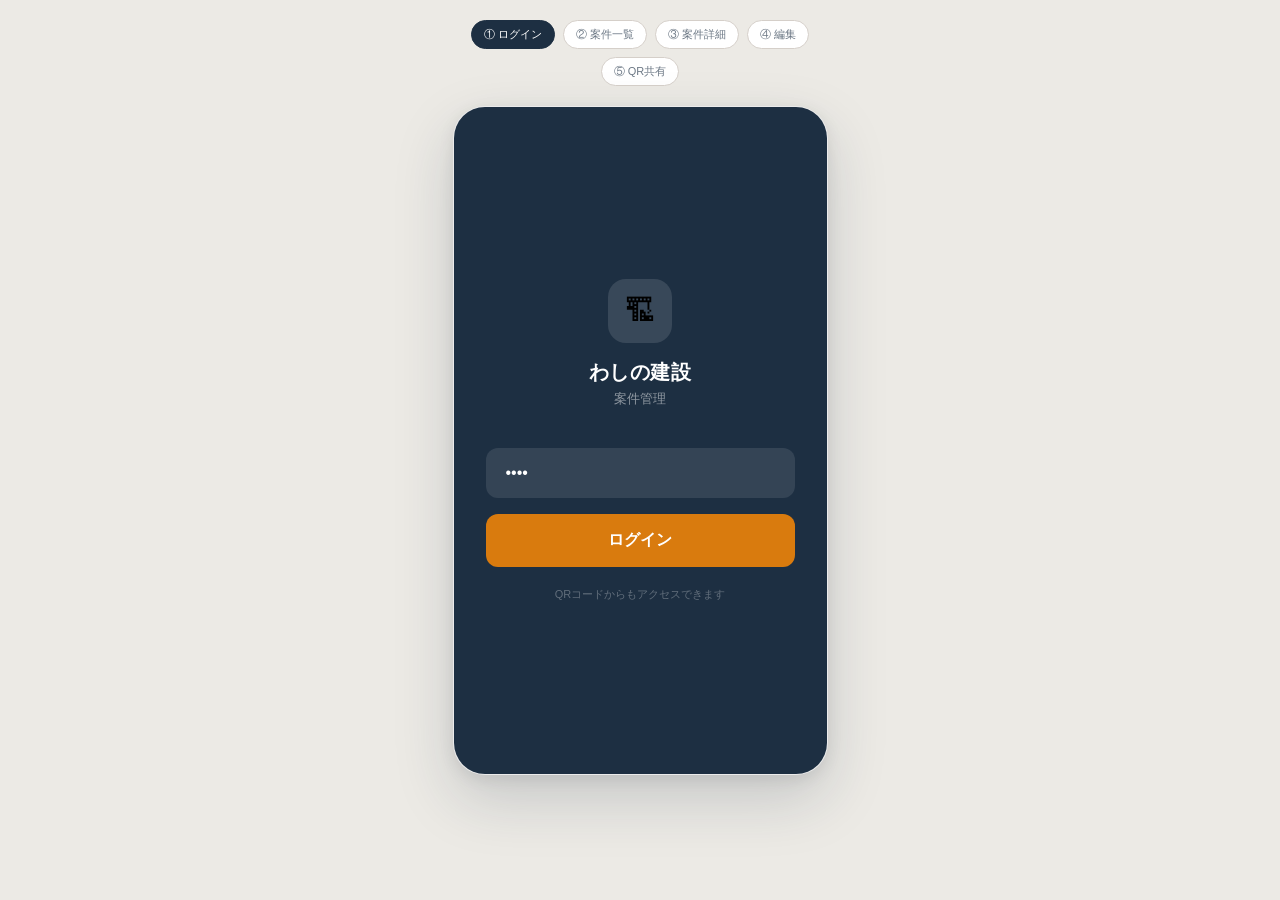
<file: work/washinokensetsu/05_mockup/rough/index.html>
<!DOCTYPE html>
<html lang="ja">
<head>
<meta charset="UTF-8">
<meta name="viewport" content="width=device-width, initial-scale=1.0">
<title>案件管理アプリ - ラフモック | わしの建設</title>
<style>
* { margin: 0; padding: 0; box-sizing: border-box; }

:root {
  --bg: #ECEAE5;
  --surface: #FFFFFF;
  --primary: #1D2F42;
  --text: #1D2F42;
  --text-muted: #6B7784;
  --border: #D5CFC9;
  --施工中: #D97B0E;
  --受注済: #2A6FD4;
  --完了: #2E7D52;
  --見積中: #7059A6;
  --保留: #8B6355;
  --accent: #D97B0E;
  --radius: 12px;
  --radius-sm: 8px;
}

body {
  background: var(--bg);
  min-height: 100vh;
  display: flex;
  flex-direction: column;
  align-items: center;
  padding: 20px 16px 40px;
  font-family: -apple-system, BlinkMacSystemFont, 'Hiragino Sans', 'Noto Sans JP', 'Yu Gothic', sans-serif;
}

.screen-nav {
  display: flex;
  gap: 8px;
  flex-wrap: wrap;
  justify-content: center;
  margin-bottom: 20px;
  width: 100%;
  max-width: 375px;
}

.screen-nav button {
  padding: 6px 12px;
  border: 1px solid var(--border);
  border-radius: 20px;
  background: white;
  color: var(--text-muted);
  font-size: 11px;
  cursor: pointer;
  font-family: inherit;
  transition: all 0.15s;
}

.screen-nav button.active {
  background: var(--primary);
  color: white;
  border-color: var(--primary);
}

.phone {
  width: 375px;
  min-height: 667px;
  background: var(--surface);
  border-radius: 32px;
  overflow: hidden;
  box-shadow: 0 24px 60px rgba(29,47,66,0.18), 0 4px 16px rgba(0,0,0,0.08);
  border: 1px solid rgba(0,0,0,0.08);
  position: relative;
}

.screen { display: none; flex-direction: column; min-height: 667px; }
.screen.active { display: flex; }

/* ===== LOGIN ===== */
.login-screen {
  background: var(--primary);
  justify-content: center;
  align-items: center;
  padding: 48px 32px;
}

.login-logo { margin-bottom: 40px; text-align: center; }

.logo-mark {
  width: 64px;
  height: 64px;
  background: rgba(255,255,255,0.12);
  border-radius: 18px;
  margin: 0 auto 16px;
  display: flex;
  align-items: center;
  justify-content: center;
  font-size: 30px;
}

.login-logo h1 { color: white; font-size: 20px; font-weight: 700; letter-spacing: 0.03em; }
.login-logo p { color: rgba(255,255,255,0.5); font-size: 13px; margin-top: 4px; }

.login-form { width: 100%; display: flex; flex-direction: column; gap: 12px; }

.login-form input {
  width: 100%;
  padding: 16px 20px;
  border-radius: 12px;
  border: none;
  background: rgba(255,255,255,0.1);
  color: white;
  font-size: 16px;
  outline: none;
  font-family: inherit;
}

.login-form input::placeholder { color: rgba(255,255,255,0.35); }
.login-form input:focus { background: rgba(255,255,255,0.18); }

.login-btn {
  width: 100%;
  padding: 16px;
  border-radius: 12px;
  border: none;
  background: var(--accent);
  color: white;
  font-size: 16px;
  font-weight: 700;
  cursor: pointer;
  font-family: inherit;
  margin-top: 4px;
}

.login-hint { color: rgba(255,255,255,0.3); font-size: 11px; text-align: center; margin-top: 20px; }

/* ===== HEADER ===== */
.app-header {
  background: var(--primary);
  padding: 20px 20px 16px;
  display: flex;
  align-items: center;
  justify-content: space-between;
}

.app-header h2 { color: white; font-size: 18px; font-weight: 700; }
.header-actions { display: flex; gap: 10px; }

.icon-btn {
  width: 36px;
  height: 36px;
  border-radius: 10px;
  background: rgba(255,255,255,0.12);
  display: flex;
  align-items: center;
  justify-content: center;
  cursor: pointer;
  color: white;
  border: none;
  font-size: 16px;
}

/* ===== FILTER TABS ===== */
.filter-tabs {
  display: flex;
  padding: 0 16px;
  background: var(--primary);
  overflow-x: auto;
}

.filter-tab {
  padding: 10px 14px;
  border: none;
  background: none;
  color: rgba(255,255,255,0.5);
  font-size: 13px;
  font-weight: 500;
  cursor: pointer;
  white-space: nowrap;
  font-family: inherit;
  border-bottom: 2px solid transparent;
  transition: all 0.15s;
}

.filter-tab.active { color: white; border-bottom-color: var(--accent); }

/* ===== PROJECT LIST ===== */
.project-list {
  flex: 1;
  overflow-y: auto;
  padding: 14px;
  display: flex;
  flex-direction: column;
  gap: 10px;
  background: var(--bg);
}

.project-card {
  background: var(--surface);
  border-radius: var(--radius);
  padding: 16px;
  cursor: pointer;
  transition: transform 0.1s;
}

.project-card:active { transform: scale(0.98); }

.card-top {
  display: flex;
  align-items: flex-start;
  justify-content: space-between;
  margin-bottom: 8px;
  gap: 8px;
}

.card-title { font-size: 15px; font-weight: 700; color: var(--text); line-height: 1.3; }
.card-client { font-size: 12px; color: var(--text-muted); margin-top: 2px; }

.status-badge {
  flex-shrink: 0;
  padding: 4px 10px;
  border-radius: 20px;
  font-size: 11px;
  font-weight: 700;
  white-space: nowrap;
}

.badge-施工中 { background: #FEF0D9; color: var(--施工中); }
.badge-受注済 { background: #E3EDFB; color: var(--受注済); }
.badge-完了 { background: #E2F0E9; color: var(--完了); }
.badge-見積中 { background: #EEE9F8; color: var(--見積中); }
.badge-保留 { background: #F2ECE9; color: var(--保留); }

.card-dates {
  font-size: 11px;
  color: var(--text-muted);
  margin-bottom: 10px;
}

.progress-wrap { display: flex; align-items: center; gap: 8px; }

.progress-bar {
  flex: 1;
  height: 4px;
  background: var(--bg);
  border-radius: 99px;
  overflow: hidden;
}

.progress-fill { height: 100%; border-radius: 99px; }

.progress-pct {
  font-size: 11px;
  font-weight: 700;
  color: var(--text-muted);
  font-variant-numeric: tabular-nums;
  min-width: 28px;
  text-align: right;
}

.card-footer {
  display: flex;
  align-items: center;
  justify-content: space-between;
  margin-top: 10px;
  padding-top: 10px;
  border-top: 1px solid var(--bg);
}

.card-person { display: flex; align-items: center; gap: 6px; font-size: 12px; color: var(--text-muted); }

.avatar {
  width: 22px;
  height: 22px;
  border-radius: 50%;
  background: var(--primary);
  color: white;
  display: flex;
  align-items: center;
  justify-content: center;
  font-size: 10px;
  font-weight: 700;
}

/* ===== FAB ===== */
.fab-wrap { position: relative; }

.fab {
  position: absolute;
  bottom: 72px;
  right: 16px;
  width: 52px;
  height: 52px;
  border-radius: 50%;
  background: var(--accent);
  color: white;
  border: none;
  font-size: 26px;
  display: flex;
  align-items: center;
  justify-content: center;
  cursor: pointer;
  box-shadow: 0 4px 16px rgba(217,123,14,0.4);
  line-height: 1;
}

/* ===== BOTTOM NAV ===== */
.bottom-nav {
  background: var(--surface);
  border-top: 1px solid var(--border);
  display: flex;
  padding: 8px 0 20px;
}

.nav-item {
  flex: 1;
  display: flex;
  flex-direction: column;
  align-items: center;
  gap: 3px;
  padding: 6px 4px;
  cursor: pointer;
  border: none;
  background: none;
  font-family: inherit;
}

.nav-icon { font-size: 20px; }
.nav-label { font-size: 10px; color: var(--text-muted); }
.nav-item.active .nav-label { color: var(--accent); font-weight: 600; }

/* ===== DETAIL ===== */
.detail-header {
  background: var(--primary);
  padding: 16px 20px;
  display: flex;
  align-items: center;
  gap: 12px;
}

.back-btn {
  color: white;
  font-size: 22px;
  cursor: pointer;
  background: none;
  border: none;
  padding: 2px 4px;
  line-height: 1;
}

.detail-header h2 { color: white; font-size: 15px; font-weight: 700; flex: 1; line-height: 1.35; }

.detail-body {
  flex: 1;
  overflow-y: auto;
  background: var(--bg);
  padding: 14px;
  display: flex;
  flex-direction: column;
  gap: 10px;
}

.detail-section {
  background: var(--surface);
  border-radius: var(--radius);
  padding: 16px;
}

.section-title {
  font-size: 10px;
  font-weight: 700;
  color: var(--text-muted);
  letter-spacing: 0.08em;
  text-transform: uppercase;
  margin-bottom: 10px;
}

.info-row {
  display: flex;
  align-items: flex-start;
  padding: 8px 0;
  border-bottom: 1px solid var(--bg);
  gap: 12px;
}

.info-row:last-child { border-bottom: none; padding-bottom: 0; }

.info-label { font-size: 12px; color: var(--text-muted); min-width: 68px; flex-shrink: 0; padding-top: 1px; }
.info-value { font-size: 14px; color: var(--text); font-weight: 500; line-height: 1.4; }

.big-progress-bar {
  height: 8px;
  background: var(--bg);
  border-radius: 99px;
  overflow: hidden;
  margin-bottom: 8px;
}

.big-progress-fill { height: 100%; border-radius: 99px; background: var(--施工中); }

.big-progress-meta {
  display: flex;
  justify-content: space-between;
  align-items: flex-end;
}

.big-progress-meta span { font-size: 12px; color: var(--text-muted); }
.big-pct { font-size: 22px; font-weight: 800; color: var(--施工中); font-variant-numeric: tabular-nums; }

.detail-actions {
  display: flex;
  gap: 10px;
  padding: 14px 16px 20px;
  background: var(--surface);
  border-top: 1px solid var(--border);
}

.btn-primary {
  flex: 1;
  padding: 14px;
  border-radius: var(--radius-sm);
  border: none;
  background: var(--primary);
  color: white;
  font-size: 14px;
  font-weight: 700;
  cursor: pointer;
  font-family: inherit;
}

.btn-secondary {
  flex: 1;
  padding: 14px;
  border-radius: var(--radius-sm);
  border: 1.5px solid var(--border);
  background: white;
  color: var(--text);
  font-size: 14px;
  font-weight: 700;
  cursor: pointer;
  font-family: inherit;
}

/* ===== EDIT FORM ===== */
.form-body {
  flex: 1;
  overflow-y: auto;
  background: var(--bg);
  padding: 14px;
  display: flex;
  flex-direction: column;
  gap: 10px;
}

.form-section {
  background: var(--surface);
  border-radius: var(--radius);
  padding: 16px;
  display: flex;
  flex-direction: column;
  gap: 12px;
}

.form-field { display: flex; flex-direction: column; gap: 6px; }
.form-label { font-size: 12px; font-weight: 600; color: var(--text-muted); }

.form-input {
  padding: 12px 14px;
  border: 1.5px solid var(--border);
  border-radius: var(--radius-sm);
  font-size: 15px;
  font-family: inherit;
  color: var(--text);
  background: white;
  outline: none;
  transition: border-color 0.15s;
}

.form-input:focus { border-color: var(--primary); }

.form-select {
  padding: 12px 36px 12px 14px;
  border: 1.5px solid var(--border);
  border-radius: var(--radius-sm);
  font-size: 15px;
  font-family: inherit;
  color: var(--text);
  background: white url("data:image/svg+xml,%3Csvg width='10' height='6' viewBox='0 0 10 6' fill='none' xmlns='http://www.w3.org/2000/svg'%3E%3Cpath d='M1 1L5 5L9 1' stroke='%236B7784' stroke-width='1.5' stroke-linecap='round'/%3E%3C/svg%3E") no-repeat right 14px center;
  outline: none;
  appearance: none;
  cursor: pointer;
}

.form-footer {
  padding: 14px 16px 24px;
  background: var(--surface);
  border-top: 1px solid var(--border);
}

.btn-save {
  width: 100%;
  padding: 16px;
  border-radius: var(--radius-sm);
  border: none;
  background: var(--accent);
  color: white;
  font-size: 16px;
  font-weight: 700;
  cursor: pointer;
  font-family: inherit;
}

/* ===== QR SCREEN ===== */
.qr-body {
  flex: 1;
  overflow-y: auto;
  background: var(--bg);
  padding: 16px;
  display: flex;
  flex-direction: column;
  gap: 12px;
}

.qr-card {
  background: white;
  border-radius: var(--radius);
  padding: 24px;
  text-align: center;
}

.qr-card p { font-size: 13px; color: var(--text-muted); margin-bottom: 20px; line-height: 1.6; }

.qr-box {
  width: 164px;
  height: 164px;
  margin: 0 auto 20px;
  border: 2px solid var(--primary);
  border-radius: 10px;
  overflow: hidden;
  display: flex;
  align-items: center;
  justify-content: center;
}

.qr-url {
  font-size: 11px;
  color: var(--text-muted);
  word-break: break-all;
  background: var(--bg);
  padding: 10px 12px;
  border-radius: 8px;
  font-family: monospace;
}

.perm-section {
  background: white;
  border-radius: var(--radius);
  padding: 16px;
}

.perm-title { font-size: 13px; font-weight: 700; color: var(--text); margin-bottom: 10px; }

.perm-option {
  display: flex;
  align-items: center;
  gap: 12px;
  padding: 12px;
  border-radius: 8px;
  cursor: pointer;
  margin-bottom: 6px;
  border: 1.5px solid var(--border);
  transition: all 0.15s;
}

.perm-option:last-child { margin-bottom: 0; }
.perm-option.selected { border-color: var(--accent); background: #FEF8EF; }

.perm-radio {
  width: 18px;
  height: 18px;
  border-radius: 50%;
  border: 2px solid var(--border);
  flex-shrink: 0;
  display: flex;
  align-items: center;
  justify-content: center;
  transition: all 0.15s;
}

.perm-option.selected .perm-radio {
  border-color: var(--accent);
  background: var(--accent);
}

.perm-dot {
  width: 6px;
  height: 6px;
  border-radius: 50%;
  background: white;
  display: none;
}

.perm-option.selected .perm-dot { display: block; }

.perm-label { font-size: 14px; color: var(--text); font-weight: 600; }
.perm-desc { font-size: 11px; color: var(--text-muted); margin-top: 2px; }

.btn-copy {
  width: 100%;
  padding: 15px;
  border-radius: var(--radius-sm);
  border: none;
  background: var(--primary);
  color: white;
  font-size: 15px;
  font-weight: 700;
  cursor: pointer;
  font-family: inherit;
}
</style>
</head>
<body>

<div class="screen-nav">
  <button class="active" onclick="showScreen('login')">① ログイン</button>
  <button onclick="showScreen('list')">② 案件一覧</button>
  <button onclick="showScreen('detail')">③ 案件詳細</button>
  <button onclick="showScreen('edit')">④ 編集</button>
  <button onclick="showScreen('qr')">⑤ QR共有</button>
</div>

<div class="phone">

  <!-- ① LOGIN -->
  <div class="screen login-screen active" id="screen-login">
    <div class="login-logo">
      <div class="logo-mark">🏗</div>
      <h1>わしの建設</h1>
      <p>案件管理</p>
    </div>
    <div class="login-form">
      <input type="password" placeholder="パスワードを入力" value="••••">
      <button class="login-btn" onclick="showScreen('list')">ログイン</button>
    </div>
    <p class="login-hint">QRコードからもアクセスできます</p>
  </div>

  <!-- ② 案件一覧 -->
  <div class="screen" id="screen-list" style="background:var(--bg);">
    <div class="app-header">
      <h2>案件一覧</h2>
      <div class="header-actions">
        <button class="icon-btn">🔍</button>
        <button class="icon-btn">🔔</button>
      </div>
    </div>
    <div class="filter-tabs">
      <button class="filter-tab active">すべて</button>
      <button class="filter-tab">施工中</button>
      <button class="filter-tab">見積中</button>
      <button class="filter-tab">完了</button>
      <button class="filter-tab">保留</button>
    </div>
    <div class="project-list" style="position:relative;">
      <!-- card 1 -->
      <div class="project-card" onclick="showScreen('detail')">
        <div class="card-top">
          <div>
            <div class="card-title">山田工場 鉄骨新築工事</div>
            <div class="card-client">山田製作所（株）</div>
          </div>
          <span class="status-badge badge-施工中">施工中</span>
        </div>
        <div class="card-dates">📅 6/1 〜 8/31</div>
        <div class="progress-wrap">
          <div class="progress-bar">
            <div class="progress-fill" style="width:70%;background:var(--施工中)"></div>
          </div>
          <span class="progress-pct">70%</span>
        </div>
        <div class="card-footer">
          <div class="card-person">
            <div class="avatar">田</div>田中 誠
          </div>
          <span style="font-size:11px;color:var(--text-muted)">更新: 今日</span>
        </div>
      </div>
      <!-- card 2 -->
      <div class="project-card">
        <div class="card-top">
          <div>
            <div class="card-title">中央倉庫 外壁改修</div>
            <div class="card-client">中央物流（株）</div>
          </div>
          <span class="status-badge badge-受注済">受注済</span>
        </div>
        <div class="card-dates">📅 7/10 〜 9/15</div>
        <div class="progress-wrap">
          <div class="progress-bar">
            <div class="progress-fill" style="width:5%;background:var(--受注済)"></div>
          </div>
          <span class="progress-pct">5%</span>
        </div>
        <div class="card-footer">
          <div class="card-person">
            <div class="avatar" style="background:var(--見積中)">鈴</div>鈴木 健
          </div>
          <span style="font-size:11px;color:var(--text-muted)">更新: 2日前</span>
        </div>
      </div>
      <!-- card 3 -->
      <div class="project-card">
        <div class="card-top">
          <div>
            <div class="card-title">林邸 リフォーム一式</div>
            <div class="card-client">林 義雄 様</div>
          </div>
          <span class="status-badge badge-見積中">見積中</span>
        </div>
        <div class="card-dates">📅 見積提出: 7/8</div>
        <div class="progress-wrap">
          <div class="progress-bar">
            <div class="progress-fill" style="width:0%;background:var(--見積中)"></div>
          </div>
          <span class="progress-pct">—</span>
        </div>
        <div class="card-footer">
          <div class="card-person">
            <div class="avatar" style="background:var(--完了)">加</div>加藤 大輔
          </div>
          <span style="font-size:11px;color:var(--text-muted)">更新: 1日前</span>
        </div>
      </div>
      <!-- card 4 -->
      <div class="project-card">
        <div class="card-top">
          <div>
            <div class="card-title">東部工業団地 基礎工事</div>
            <div class="card-client">東部工業（株）</div>
          </div>
          <span class="status-badge badge-完了">完了</span>
        </div>
        <div class="card-dates">📅 4/1 〜 5/28</div>
        <div class="progress-wrap">
          <div class="progress-bar">
            <div class="progress-fill" style="width:100%;background:var(--完了)"></div>
          </div>
          <span class="progress-pct">100%</span>
        </div>
        <div class="card-footer">
          <div class="card-person">
            <div class="avatar">田</div>田中 誠
          </div>
          <span style="font-size:11px;color:var(--完了);font-weight:600">竣工済み ✓</span>
        </div>
      </div>
      <button class="fab" onclick="showScreen('edit')">＋</button>
    </div>
    <nav class="bottom-nav">
      <button class="nav-item active">
        <span class="nav-icon">📋</span>
        <span class="nav-label">案件</span>
      </button>
      <button class="nav-item">
        <span class="nav-icon">📅</span>
        <span class="nav-label">カレンダー</span>
      </button>
      <button class="nav-item" onclick="showScreen('qr')">
        <span class="nav-icon">📤</span>
        <span class="nav-label">共有</span>
      </button>
      <button class="nav-item">
        <span class="nav-icon">⚙️</span>
        <span class="nav-label">設定</span>
      </button>
    </nav>
  </div>

  <!-- ③ 案件詳細 -->
  <div class="screen" id="screen-detail">
    <div class="detail-header">
      <button class="back-btn" onclick="showScreen('list')">←</button>
      <h2>山田工場 鉄骨新築工事</h2>
      <span class="status-badge badge-施工中" style="flex-shrink:0">施工中</span>
    </div>
    <div class="detail-body">
      <div class="detail-section">
        <div class="section-title">基本情報</div>
        <div class="info-row">
          <span class="info-label">顧客</span>
          <span class="info-value">山田製作所（株）</span>
        </div>
        <div class="info-row">
          <span class="info-label">現場</span>
          <span class="info-value">愛知県津島市神守町1-23</span>
        </div>
        <div class="info-row">
          <span class="info-label">担当</span>
          <span class="info-value">田中 誠</span>
        </div>
        <div class="info-row">
          <span class="info-label">工事種別</span>
          <span class="info-value">鉄骨新築・基礎・外壁</span>
        </div>
      </div>
      <div class="detail-section">
        <div class="section-title">スケジュール</div>
        <div class="info-row">
          <span class="info-label">着工日</span>
          <span class="info-value">2026年6月1日</span>
        </div>
        <div class="info-row">
          <span class="info-label">竣工予定</span>
          <span class="info-value">2026年8月31日</span>
        </div>
      </div>
      <div class="detail-section">
        <div class="section-title">進捗</div>
        <div class="big-progress-bar" style="margin-top:8px">
          <div class="big-progress-fill" style="width:70%"></div>
        </div>
        <div class="big-progress-meta">
          <span>基礎完了・鉄骨建方中</span>
          <span class="big-pct">70%</span>
        </div>
      </div>
      <div class="detail-section">
        <div class="section-title">メモ</div>
        <p style="font-size:14px;color:var(--text);line-height:1.75">外壁パネル納期8/5確認済み。屋根工事は7/20開始予定。施主立会い検査は8/28を予定。</p>
      </div>
    </div>
    <div class="detail-actions">
      <button class="btn-secondary" onclick="showScreen('qr')">QR共有</button>
      <button class="btn-primary" onclick="showScreen('edit')">編集する</button>
    </div>
  </div>

  <!-- ④ 案件編集 -->
  <div class="screen" id="screen-edit">
    <div class="detail-header">
      <button class="back-btn" onclick="showScreen('detail')">←</button>
      <h2>案件を編集</h2>
    </div>
    <div class="form-body">
      <div class="form-section">
        <div class="form-field">
          <label class="form-label">案件名</label>
          <input class="form-input" type="text" value="山田工場 鉄骨新築工事">
        </div>
        <div class="form-field">
          <label class="form-label">顧客名</label>
          <input class="form-input" type="text" value="山田製作所（株）">
        </div>
        <div class="form-field">
          <label class="form-label">現場住所</label>
          <input class="form-input" type="text" value="愛知県津島市神守町1-23">
        </div>
      </div>
      <div class="form-section">
        <div class="form-field">
          <label class="form-label">ステータス</label>
          <select class="form-select">
            <option>見積中</option>
            <option>受注済</option>
            <option selected>施工中</option>
            <option>完了</option>
            <option>保留</option>
          </select>
        </div>
        <div class="form-field">
          <label class="form-label">担当者</label>
          <select class="form-select">
            <option selected>田中 誠</option>
            <option>鈴木 健</option>
            <option>加藤 大輔</option>
          </select>
        </div>
      </div>
      <div class="form-section">
        <div class="form-field">
          <label class="form-label">着工日</label>
          <input class="form-input" type="date" value="2026-06-01">
        </div>
        <div class="form-field">
          <label class="form-label">竣工予定日</label>
          <input class="form-input" type="date" value="2026-08-31">
        </div>
        <div class="form-field">
          <label class="form-label">進捗（%）</label>
          <input class="form-input" type="number" value="70" min="0" max="100">
        </div>
      </div>
      <div class="form-section">
        <div class="form-field">
          <label class="form-label">メモ</label>
          <textarea class="form-input" rows="4" style="resize:none;line-height:1.6">外壁パネル納期8/5確認済み。屋根工事は7/20開始予定。施主立会い検査は8/28を予定。</textarea>
        </div>
      </div>
    </div>
    <div class="form-footer">
      <button class="btn-save" onclick="showScreen('detail')">保存する</button>
    </div>
  </div>

  <!-- ⑤ QR共有 -->
  <div class="screen" id="screen-qr">
    <div class="detail-header">
      <button class="back-btn" onclick="showScreen('detail')">←</button>
      <h2>QRコードで共有</h2>
    </div>
    <div class="qr-body">
      <div class="qr-card">
        <p>このQRコードを読み込むと<br>案件情報を開けます</p>
        <div class="qr-box">
          <canvas id="qrCanvas" width="160" height="160"></canvas>
        </div>
        <div class="qr-url">https://anken.washinokensetsu.com/s/xyZ9kM</div>
      </div>
      <div class="perm-section">
        <div class="perm-title">アクセス権限</div>
        <div class="perm-option" onclick="selectPerm(this)">
          <div class="perm-radio"><div class="perm-dot"></div></div>
          <div>
            <div class="perm-label">閲覧のみ</div>
            <div class="perm-desc">読み取り専用。編集不可。</div>
          </div>
        </div>
        <div class="perm-option selected" onclick="selectPerm(this)">
          <div class="perm-radio"><div class="perm-dot"></div></div>
          <div>
            <div class="perm-label">編集可能</div>
            <div class="perm-desc">ステータス・進捗・メモを変更できる。</div>
          </div>
        </div>
      </div>
      <button class="btn-copy">URLをコピーする</button>
    </div>
  </div>

</div>

<script>
function showScreen(name) {
  document.querySelectorAll('.screen').forEach(s => s.classList.remove('active'));
  document.getElementById('screen-' + name).classList.add('active');
  const names = ['login','list','detail','edit','qr'];
  document.querySelectorAll('.screen-nav button').forEach((b, i) => {
    b.classList.toggle('active', names[i] === name);
  });
  if (name === 'qr') drawQR();
}

function selectPerm(el) {
  document.querySelectorAll('.perm-option').forEach(p => p.classList.remove('selected'));
  el.classList.add('selected');
}

function drawQR() {
  const canvas = document.getElementById('qrCanvas');
  if (!canvas) return;
  const ctx = canvas.getContext('2d');
  const size = 160;
  const cells = 21;
  const cell = size / cells;

  ctx.fillStyle = 'white';
  ctx.fillRect(0, 0, size, size);

  let seed = 12345;
  function rng() {
    seed = (seed * 1664525 + 1013904223) & 0xffffffff;
    return (seed >>> 0) / 0xffffffff;
  }

  ctx.fillStyle = '#1D2F42';
  for (let r = 0; r < cells; r++) {
    for (let c = 0; c < cells; c++) {
      const topLeft = r < 8 && c < 8;
      const topRight = r < 8 && c >= cells - 8;
      const bottomLeft = r >= cells - 8 && c < 8;
      if (topLeft || topRight || bottomLeft) continue;
      if (rng() > 0.52) {
        ctx.fillRect(c * cell + 0.5, r * cell + 0.5, cell - 1, cell - 1);
      }
    }
  }

  function drawFinder(x, y) {
    ctx.fillStyle = '#1D2F42';
    ctx.fillRect(x * cell, y * cell, 7 * cell, 7 * cell);
    ctx.fillStyle = 'white';
    ctx.fillRect((x+1)*cell, (y+1)*cell, 5*cell, 5*cell);
    ctx.fillStyle = '#1D2F42';
    ctx.fillRect((x+2)*cell, (y+2)*cell, 3*cell, 3*cell);
  }

  drawFinder(0, 0);
  drawFinder(cells - 7, 0);
  drawFinder(0, cells - 7);
}

document.querySelectorAll('.filter-tab').forEach(tab => {
  tab.addEventListener('click', function() {
    document.querySelectorAll('.filter-tab').forEach(t => t.classList.remove('active'));
    this.classList.add('active');
  });
});
</script>
</body>
</html>
</file>
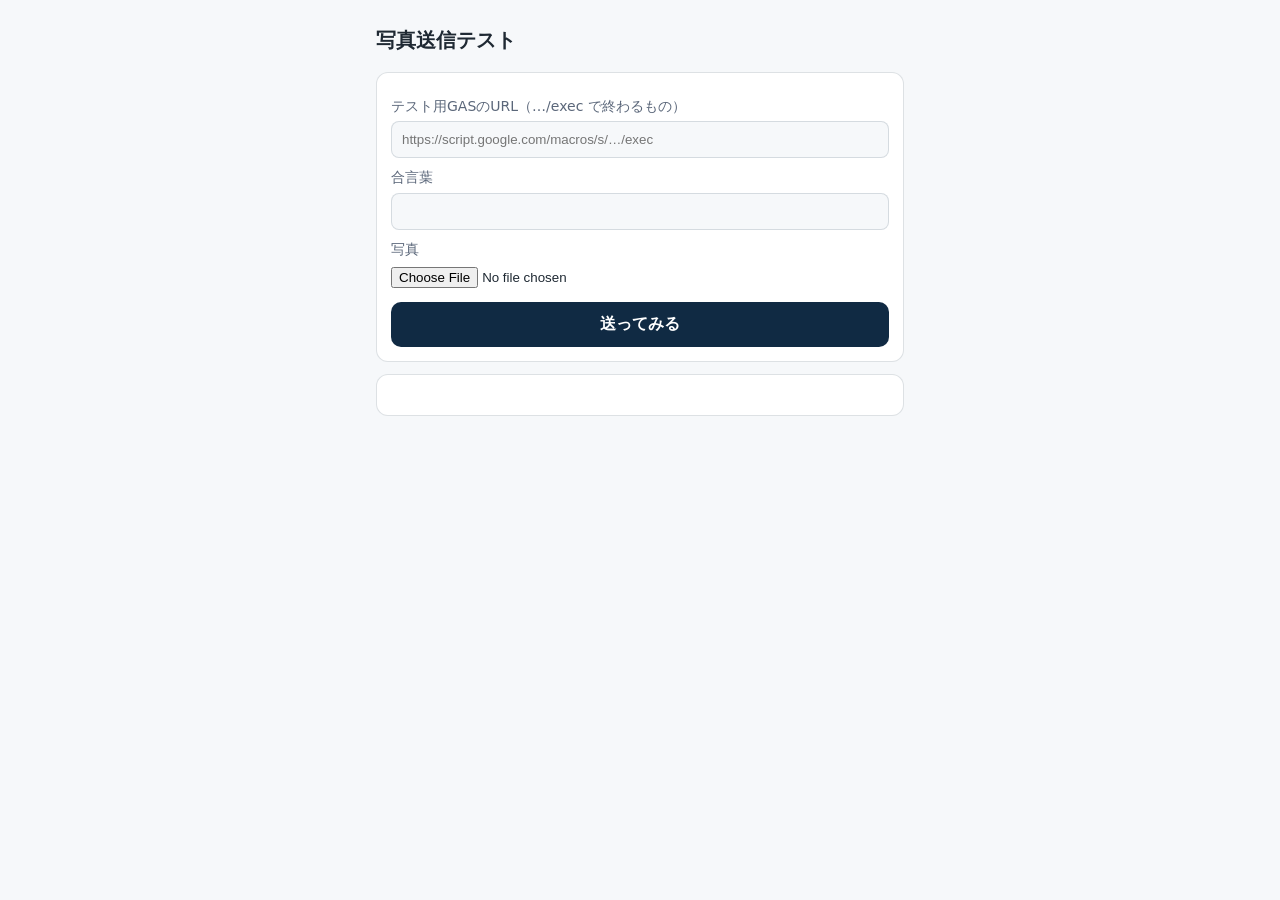
<file: work/washinokensetsu/05_mockup/photo-post-test.html>
<!doctype html>
<html lang="ja">
<head>
<meta charset="utf-8">
<meta name="viewport" content="width=device-width,initial-scale=1">
<title>写真送信テスト</title>
<!--
  案件写真の共有（設計書 4-5）の確認用。
  スマホのブラウザから写真用GASへ写真を送り、返事（fileId）を読めるか、取り出せるかを確かめる。
  GASのURLと合言葉は画面で入力する。このファイルには書かない。
  使うのはテスト用GAS（phototest2 など）。本番のGAS_URLは入れないこと。
-->
<style>
:root{--bg:#F6F8FA;--surface:#fff;--text:#1F2933;--muted:#5B677A;--primary:#102A43;--ok:#15803D;--ng:#B42318;--border:rgba(16,42,67,.14)}
@media (prefers-color-scheme:dark){:root{--bg:#0f1117;--surface:#1a1e28;--text:#E5E7EB;--muted:#AAB4C0;--primary:#7CB7E8;--ok:#4ADE80;--ng:#F87171;--border:rgba(255,255,255,.12)}}
*{box-sizing:border-box}
body{margin:0;background:var(--bg);color:var(--text);font-family:system-ui,-apple-system,'Hiragino Sans','Yu Gothic UI',sans-serif;font-size:16px;line-height:1.6}
main{max-width:560px;margin:0 auto;padding:16px}
h1{font-size:20px;margin:8px 0 16px}
.card{background:var(--surface);border:1px solid var(--border);border-radius:12px;padding:14px;margin-bottom:12px}
label{display:block;font-size:14px;color:var(--muted);margin:8px 0 4px}
input[type=text],input[type=password]{width:100%;padding:10px;border:1px solid var(--border);border-radius:8px;background:var(--bg)}
button{width:100%;padding:12px;margin-top:12px;border:0;border-radius:10px;background:var(--primary);color:var(--surface);font-weight:700;font-size:16px}
button:disabled{opacity:.5}
ul{list-style:none;padding:0;margin:0}
li{padding:6px 0;border-bottom:1px solid var(--border);font-size:15px}
li:last-child{border-bottom:0}
.ok{color:var(--ok);font-weight:700}.ng{color:var(--ng);font-weight:700}.mu{color:var(--muted)}
img{max-width:100%;border-radius:8px;margin-top:8px}
pre{white-space:pre-wrap;word-break:break-all;font-size:12px;color:var(--muted)}
</style>
</head>
<body>
<main>
  <h1>写真送信テスト</h1>

  <div class="card">
    <label for="url">テスト用GASのURL（…/exec で終わるもの）</label>
    <input id="url" type="text" inputmode="url" autocomplete="off" placeholder="https://script.google.com/macros/s/…/exec">
    <label for="secret">合言葉</label>
    <input id="secret" type="password" autocomplete="off">
    <label for="file">写真</label>
    <input id="file" type="file" accept="image/*">
    <button id="run">送ってみる</button>
  </div>

  <div class="card">
    <ul id="checks"></ul>
    <img id="back" alt="" hidden>
    <pre id="detail"></pre>
  </div>
</main>
<script>
const $ = (id) => document.getElementById(id);

function line(text, ok) {
  const li = document.createElement('li');
  const mark = ok === true ? '<span class="ok">OK</span> ' : ok === false ? '<span class="ng">NG</span> ' : '<span class="mu">…</span> ';
  li.innerHTML = mark + text;
  $('checks').appendChild(li);
}

// アプリと同じ縮小（長い辺800px・画質72%）
function resize(file) {
  return new Promise((resolve, reject) => {
    const r = new FileReader();
    r.onload = () => {
      const img = new Image();
      img.onload = () => {
        const MAX = 800;
        let w = img.width, h = img.height;
        if (w > MAX || h > MAX) {
          if (w > h) { h = Math.round(h * MAX / w); w = MAX; }
          else       { w = Math.round(w * MAX / h); h = MAX; }
        }
        const c = document.createElement('canvas');
        c.width = w; c.height = h;
        c.getContext('2d').drawImage(img, 0, 0, w, h);
        resolve(c.toDataURL('image/jpeg', 0.72));
      };
      img.onerror = reject;
      img.src = r.result;
    };
    r.onerror = reject;
    r.readAsDataURL(file);
  });
}

// 設計書 4-5：text/plain で送る（application/json だと事前確認の通信が出てGASが受けない）
async function post(url, body) {
  const t0 = performance.now();
  const res = await fetch(url, {
    method: 'POST',
    headers: { 'Content-Type': 'text/plain;charset=utf-8' },
    body: JSON.stringify(body)
  });
  const text = await res.text();
  const sec = ((performance.now() - t0) / 1000).toFixed(1);
  if (!text || text.trim().charAt(0) !== '{') throw new Error('JSON以外が返った（' + sec + '秒）: ' + text.slice(0, 200));
  return { json: JSON.parse(text), sec };
}

function envChecks() {
  line('この端末：' + navigator.userAgent.replace(/[<>]/g, ''), null);
  line('安全な接続（https）：' + (window.isSecureContext ? 'はい' : 'いいえ'), window.isSecureContext);
  line('写真の指紋づくり（crypto.subtle）が使える', !!(window.crypto && crypto.subtle));
  line('大きめの保存場所（IndexedDB）が使える', !!window.indexedDB);
}

$('run').onclick = async () => {
  const url = $('url').value.trim();
  const secret = $('secret').value;
  const file = $('file').files[0];
  $('checks').innerHTML = ''; $('detail').textContent = ''; $('back').hidden = true;
  if (!/^https:\/\/script\.google\.com\/macros\/s\/.+\/exec$/.test(url)) { line('URLの形が違う（…/exec で終わるGASのURLを入れる）', false); return; }
  if (!file) { line('写真を選んでください', false); return; }

  $('run').disabled = true;
  envChecks();
  try {
    const dataUrl = await resize(file);
    const b64 = dataUrl.split(',')[1];
    line('縮小後の大きさ：約' + Math.round(b64.length * 3 / 4 / 1024) + 'KB', true);

    const up = await post(url, { action: 'uploadPhoto', secret, projectId: 'browser-test', filename: 'browser-test.jpg', dataBase64: b64 });
    if (!up.json.success) throw new Error('uploadPhotoが失敗を返した: ' + up.json.error);
    line('送信して、返事（fileId）を読めた（' + up.sec + '秒）', true);

    const got = await post(url, { action: 'getPhoto', secret, fileId: up.json.fileId });
    if (!got.json.success) throw new Error('getPhotoが失敗を返した: ' + got.json.error);
    const same = got.json.dataBase64 === b64;
    line('取り出せた（' + got.sec + '秒）。送った写真と' + (same ? '一致' : '不一致'), same);
    $('back').src = 'data:image/jpeg;base64,' + got.json.dataBase64;
    $('back').hidden = false;

    const bad = await post(url, { action: 'getPhoto', secret: secret + 'x', fileId: up.json.fileId });
    line('合言葉が違うと断られる', bad.json.success === false);
  } catch (e) {
    line('止まった：' + String(e.message || e).replace(/[<>]/g, ''), false);
    $('detail').textContent = String(e.stack || '');
  } finally {
    $('run').disabled = false;
  }
};
</script>
</body>
</html>
</file>
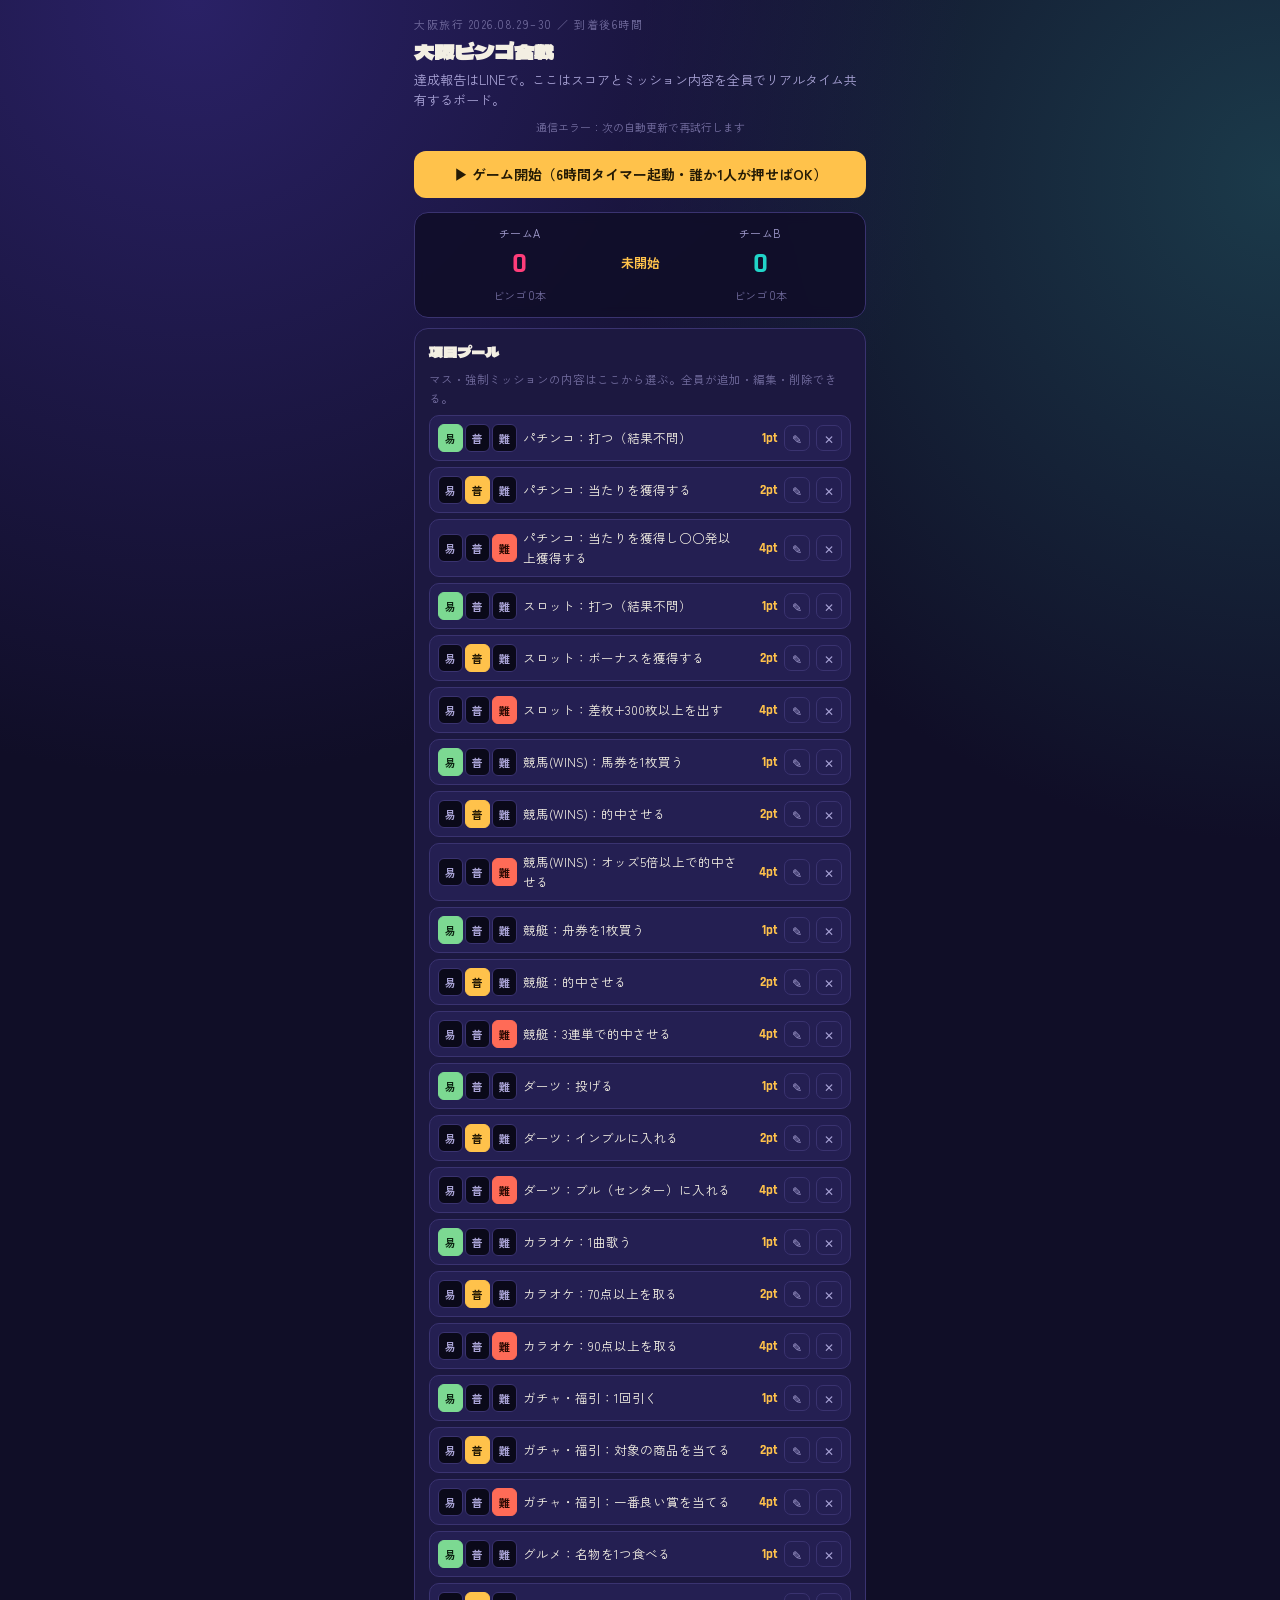
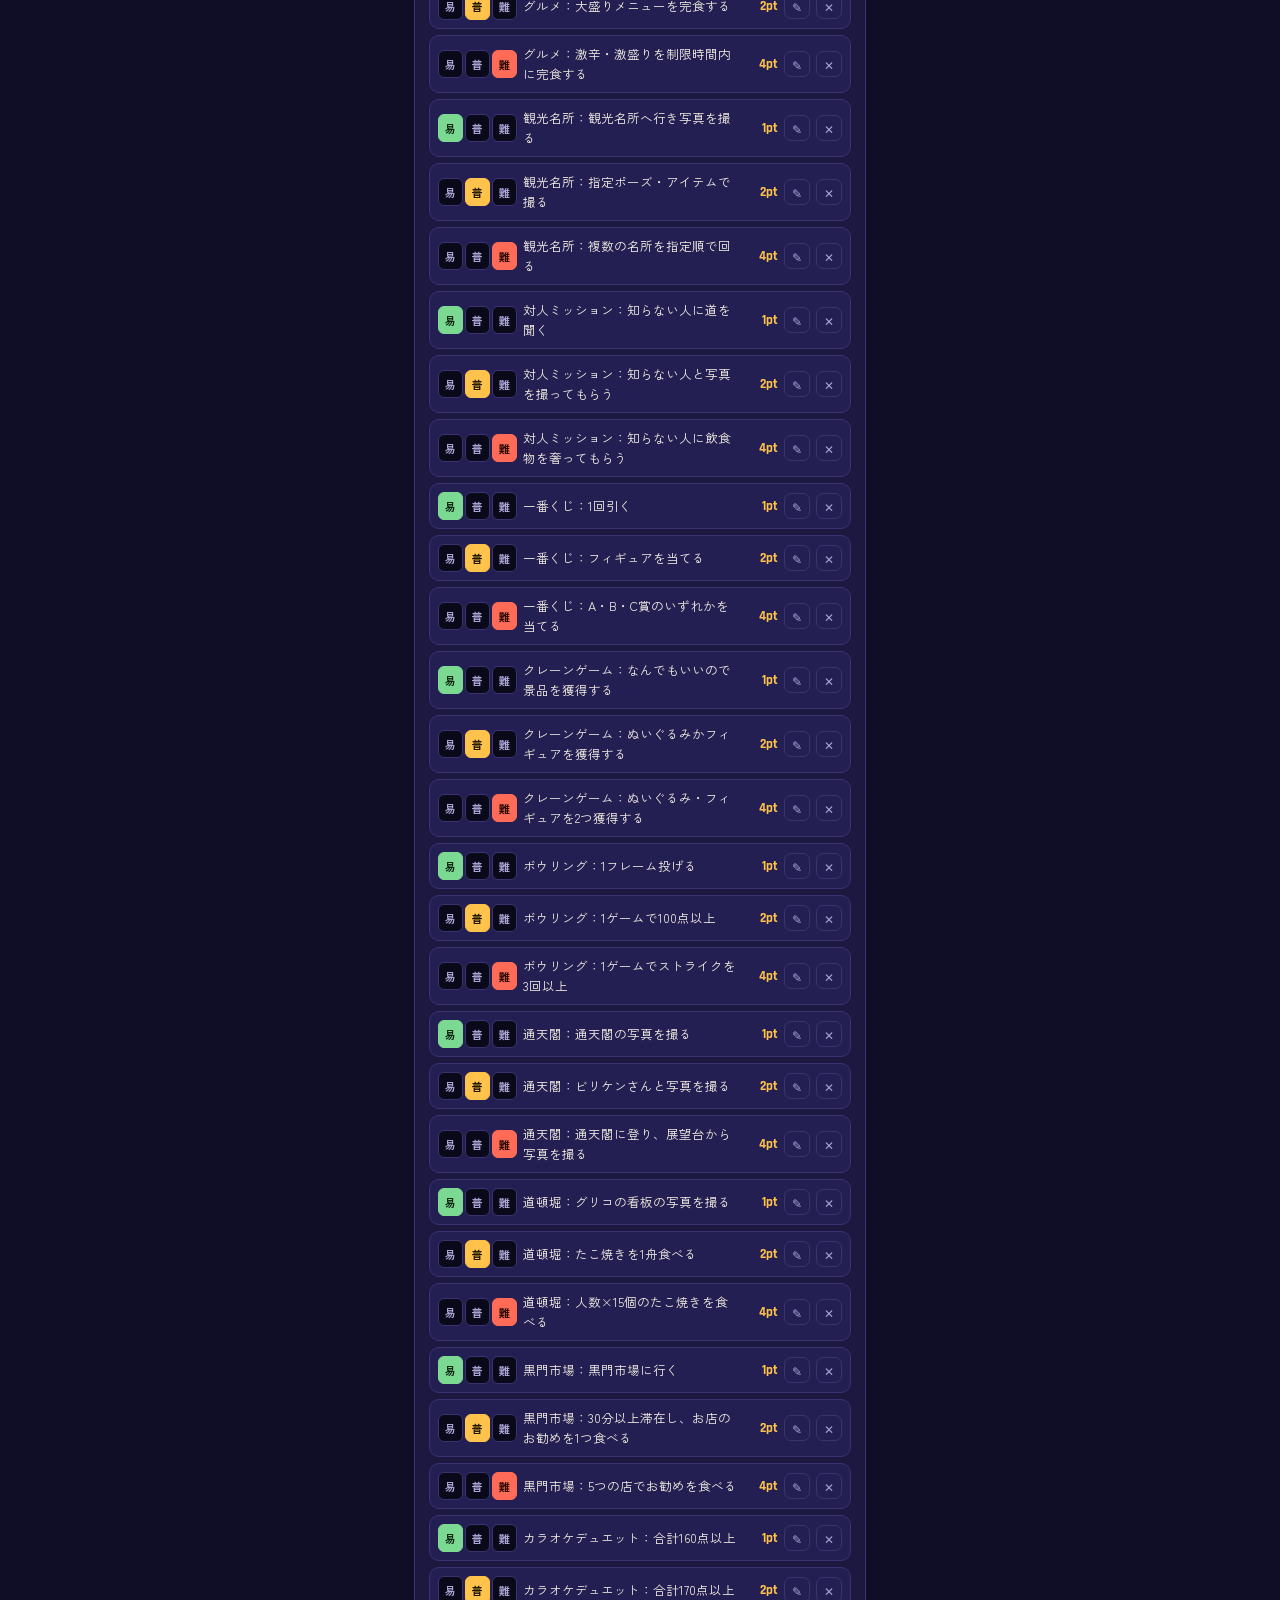
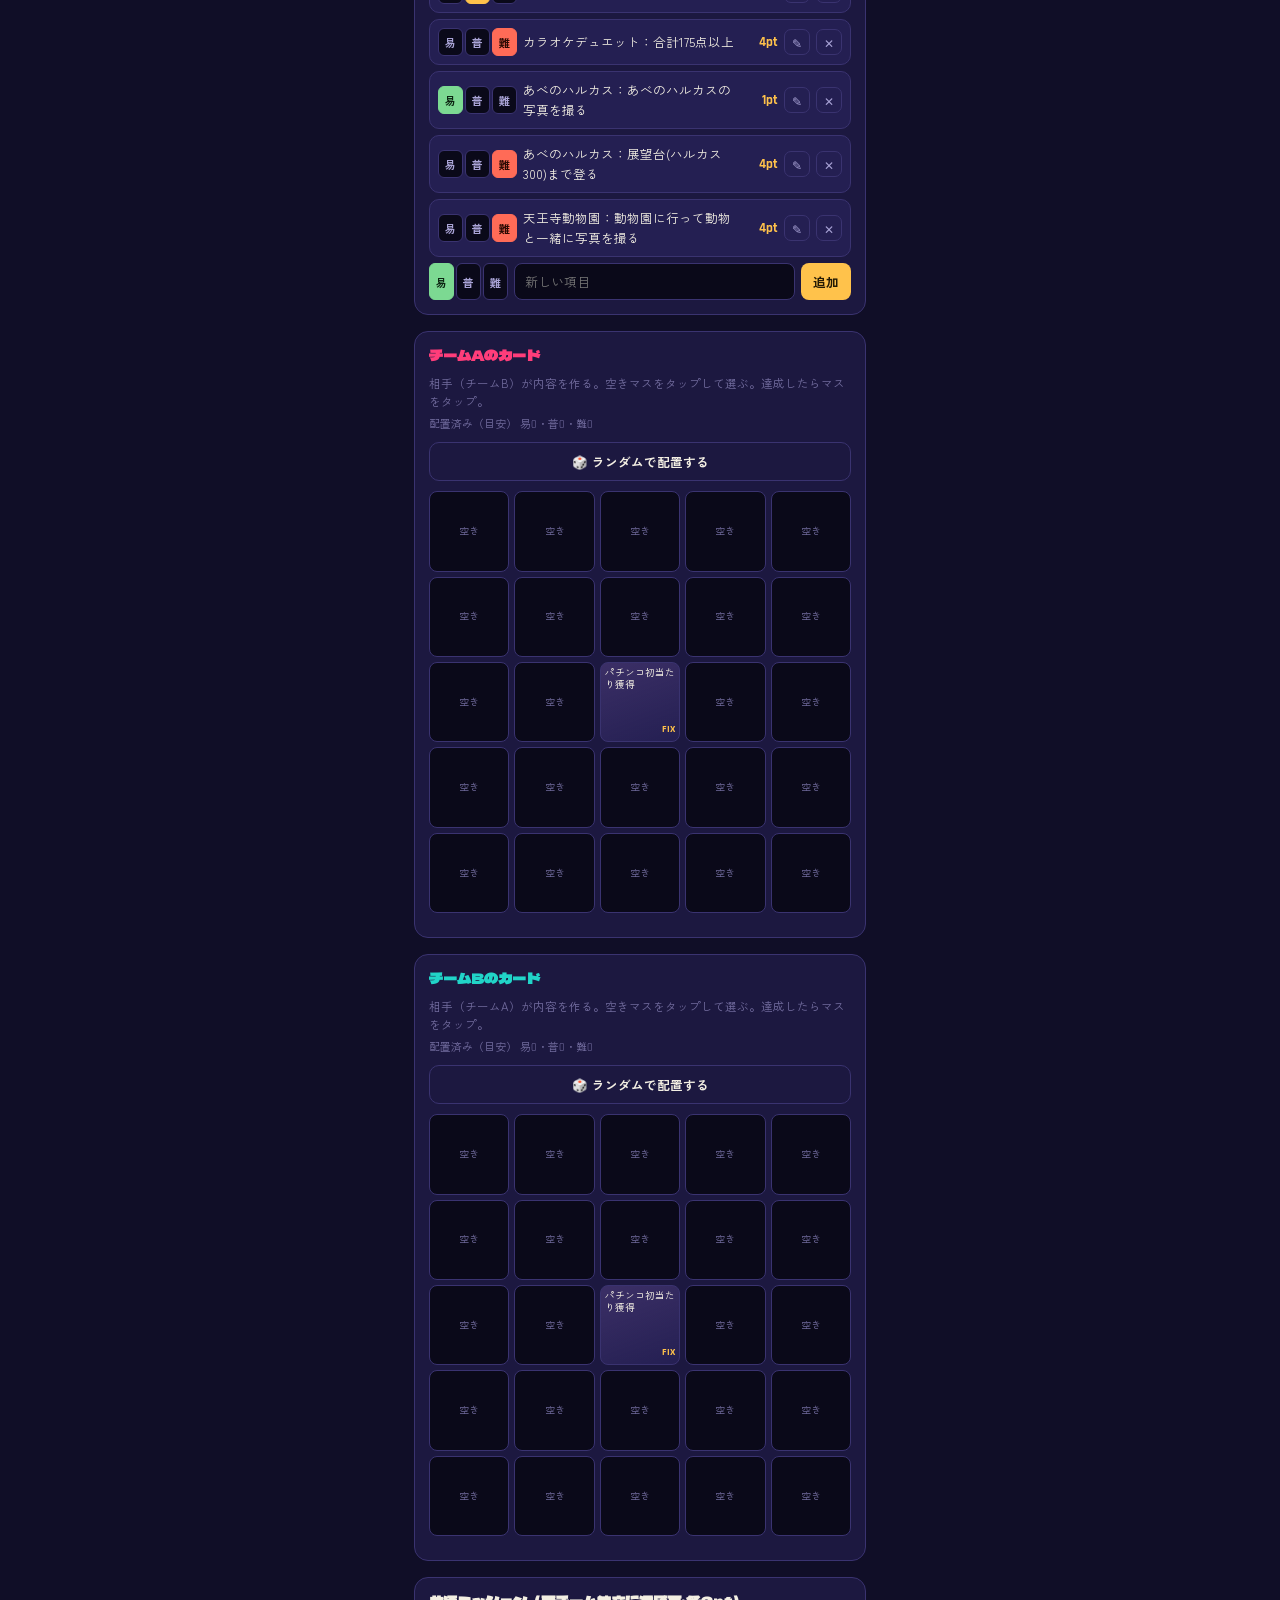
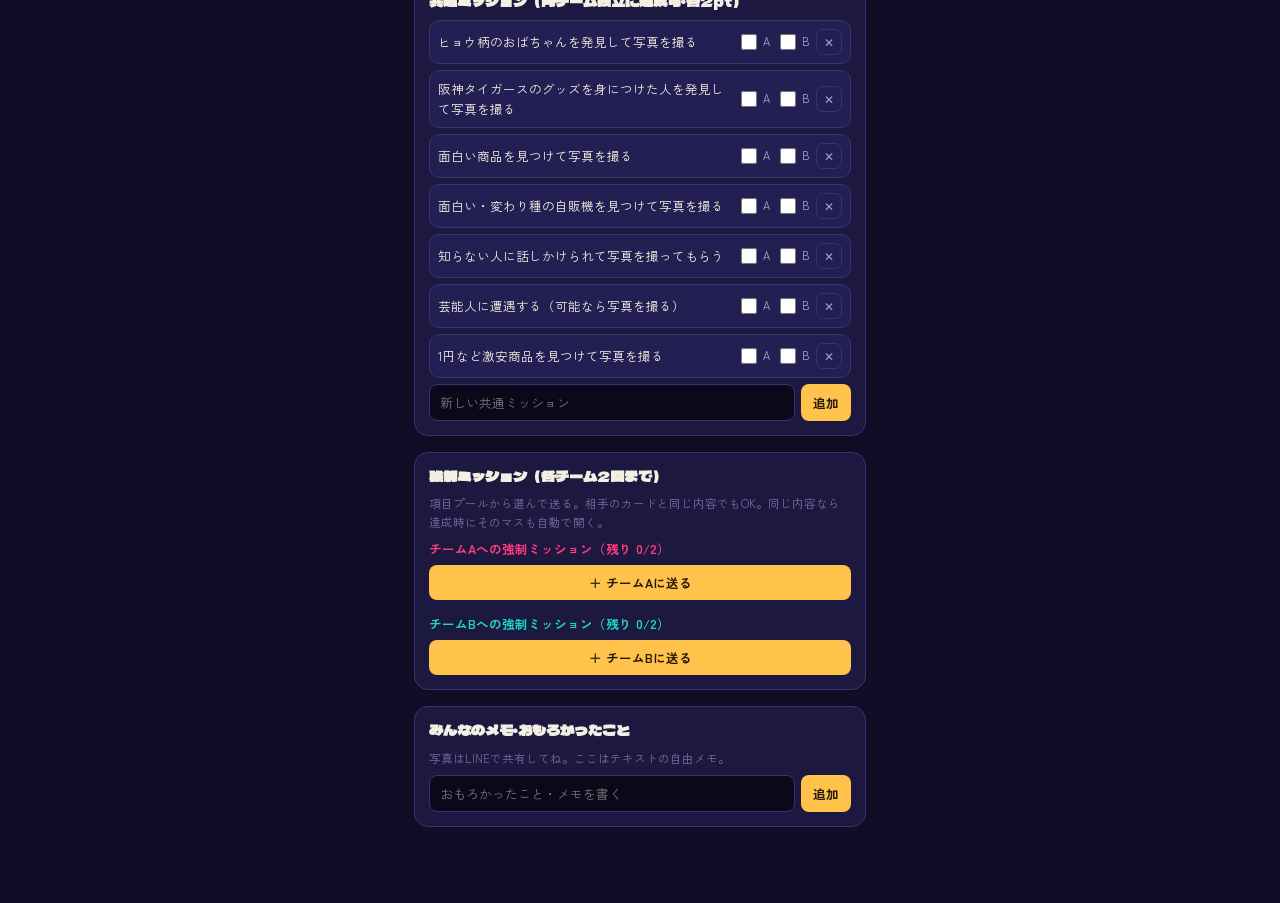
<file: work/bingo-app/04_system/app/index.single-page.html>
<!doctype html>
<html lang="ja">
<head>
<meta charset="UTF-8" />
<title>大阪ビンゴ合戦</title>
<meta name="viewport" content="width=device-width, initial-scale=1, viewport-fit=cover" />
<link rel="preconnect" href="https://fonts.googleapis.com">
<link rel="preconnect" href="https://fonts.gstatic.com" crossorigin>
<link href="https://fonts.googleapis.com/css2?family=Dela+Gothic+One&family=Zen+Kaku+Gothic+New:wght@400;500;700;900&family=Rajdhani:wght@600;700&display=swap" rel="stylesheet">
<style>
  :root{
    --bg:#100e27; --bg-2:#0a0919; --surface:#1c1840; --surface-2:#241f52; --line:#3a3370;
    --ink:#f3efe3; --ink-dim:#a9a3d6; --ink-faint:#726c9e;
    --team-a:#ff3d7a; --team-b:#21d4c8; --gold:#ffc24b;
    --diff-easy:#7cd992; --diff-normal:#ffc24b; --diff-hard:#ff6b57;
    --danger:#ff5c5c;
    --font-display:'Dela Gothic One','Zen Kaku Gothic New',sans-serif;
    --font-body:'Zen Kaku Gothic New','Hiragino Kaku Gothic ProN','Yu Gothic',sans-serif;
    --font-mono:'Rajdhani','Zen Kaku Gothic New',sans-serif;
  }
  *{box-sizing:border-box;}
  html,body{margin:0;padding:0;}
  body{
    background:var(--bg);
    background-image:radial-gradient(circle at 15% 0%, #2a2166 0%, transparent 55%), radial-gradient(circle at 100% 20%, #1b3a4a 0%, transparent 45%);
    background-attachment:fixed;
    color:var(--ink); font-family:var(--font-body); line-height:1.6; -webkit-font-smoothing:antialiased; min-height:100vh;
  }
  h1,h2,h3{ font-family:var(--font-display); text-wrap:balance; line-height:1.4; margin:0; }
  button{font-family:inherit;}
  input{font-family:inherit;}
  .wrap{max-width:480px;margin:0 auto;padding:16px 14px 60px;}
  .eyebrow{font-size:11px;letter-spacing:.14em;color:var(--ink-faint);text-transform:uppercase;margin-bottom:4px;}
  .lede{color:var(--ink-dim);font-size:13px;margin:4px 0 16px;}
  .card{background:var(--surface);border:1px solid var(--line);border-radius:14px;padding:14px;margin-bottom:16px;}
  .card h3{font-size:14px;margin-bottom:8px;}
  .hint{font-size:11.5px;color:var(--ink-faint);margin:2px 0 8px;}
  .syncnote{font-size:11px;color:var(--ink-faint);text-align:center;margin:-8px 0 14px;}

  .scoreboard{display:grid;grid-template-columns:1fr auto 1fr;align-items:center;gap:8px;
    background:rgba(16,14,39,.85);border:1px solid var(--line);border-radius:14px;padding:12px;margin-bottom:10px;position:sticky;top:8px;z-index:10;backdrop-filter:blur(6px);}
  .score-box{text-align:center;}
  .score-box .lbl{font-size:11px;color:var(--ink-dim);letter-spacing:.04em;}
  .score-box .num{font-family:var(--font-mono);font-weight:700;font-size:28px;font-variant-numeric:tabular-nums;}
  .score-box.team-a .num{color:var(--team-a);}
  .score-box.team-b .num{color:var(--team-b);}
  .score-box .sub{font-size:11px;color:var(--ink-faint);}
  .timer-box{text-align:center;font-family:var(--font-mono);font-weight:700;font-size:13px;color:var(--gold);white-space:nowrap;}
  .btn-start{width:100%;appearance:none;border:none;border-radius:12px;padding:13px;font-weight:700;font-size:14px;background:var(--gold);color:#241a05;cursor:pointer;margin-bottom:14px;}
  .btn-start:active{transform:scale(.98);}
  .btn-start[hidden]{display:none;}

  .pool-row,.common-row,.forced-row{display:flex;align-items:center;gap:6px;padding:8px;border:1px solid var(--line);border-radius:10px;background:var(--surface-2);margin-bottom:6px;}
  .diffbtns{display:flex;gap:2px;flex-shrink:0;}
  .dbtn{border:1px solid var(--line);background:var(--bg-2);color:var(--ink-dim);font-size:11px;font-weight:700;padding:5px 6px;border-radius:6px;cursor:pointer;}
  .dbtn.easy.active{background:var(--diff-easy);color:#0c2412;border-color:var(--diff-easy);}
  .dbtn.normal.active{background:var(--diff-normal);color:#241a05;border-color:var(--diff-normal);}
  .dbtn.hard.active{background:var(--diff-hard);color:#2b0a04;border-color:var(--diff-hard);}
  .row-text{flex:1;min-width:0;font-size:12.5px;}
  .row-pts{font-family:var(--font-mono);font-weight:700;color:var(--gold);font-size:12.5px;flex-shrink:0;width:32px;text-align:right;}
  .row-del,.icon-btn{flex-shrink:0;background:none;border:1px solid var(--line);color:var(--ink-dim);border-radius:7px;width:26px;height:26px;cursor:pointer;font-size:12px;}
  .row-del[data-armed="1"]{width:auto;padding:0 8px;color:var(--danger);border-color:var(--danger);}
  .edit-form{display:flex;flex-direction:column;gap:8px;padding:10px;border:1px dashed var(--line);border-radius:10px;background:var(--bg-2);margin-bottom:6px;}
  .edit-form input[type="text"]{background:var(--surface-2);border:1px solid var(--line);color:var(--ink);border-radius:8px;padding:8px 10px;font-size:13px;}
  .edit-form .row{display:flex;gap:8px;align-items:center;}
  .edit-form input[type="number"]{width:56px;background:var(--surface-2);border:1px solid var(--line);color:var(--gold);border-radius:8px;padding:8px;text-align:center;font-family:var(--font-mono);font-weight:700;}
  .add-row{display:flex;gap:6px;margin-top:2px;}
  .add-row input[type="text"]{flex:1;min-width:0;background:var(--bg-2);border:1px solid var(--line);color:var(--ink);border-radius:8px;padding:8px 10px;font-size:13px;}
  .btn-add{flex-shrink:0;background:var(--gold);color:#241a05;border:none;border-radius:8px;padding:8px 12px;font-weight:700;font-size:12.5px;cursor:pointer;}
  .btn-add:disabled{opacity:.35;cursor:not-allowed;}
  .chk{display:flex;align-items:center;gap:3px;font-size:11px;color:var(--ink-dim);flex-shrink:0;}
  .chk input{width:16px;height:16px;}

  .quota-readout{font-size:11px;color:var(--ink-faint);margin:-2px 0 8px;font-family:var(--font-mono);}
  .grid5{display:grid;grid-template-columns:repeat(5,1fr);gap:5px;margin-bottom:10px;}
  .cell{aspect-ratio:1;border-radius:8px;border:1px solid var(--line);background:var(--surface-2);padding:4px;font-size:9.5px;display:flex;flex-direction:column;justify-content:space-between;cursor:pointer;position:relative;overflow:hidden;}
  .cell.empty{align-items:center;justify-content:center;color:var(--ink-faint);background:var(--bg-2);}
  .cell.empty .cell-name{font-size:10px;}
  .cell .cell-name{font-size:9.5px;line-height:1.25;display:-webkit-box;-webkit-line-clamp:4;-webkit-box-orient:vertical;overflow:hidden;}
  .cell .cell-pts{font-family:var(--font-mono);font-weight:700;color:var(--gold);font-size:10px;align-self:flex-end;}
  .cell.done{background:linear-gradient(160deg, rgba(124,217,146,.22), var(--surface-2));}
  .cell.done::after{content:"✓";position:absolute;top:3px;right:5px;color:var(--diff-easy);font-weight:900;font-size:13px;}
  .cell.fixed{background:linear-gradient(160deg, rgba(185,140,255,.2), var(--surface-2));}
  .cell-clear{position:absolute;top:2px;left:2px;background:none;border:none;color:var(--ink-faint);font-size:10px;cursor:pointer;padding:2px;line-height:1;}
  .btn-random{width:100%;background:transparent;border:1px solid var(--line);color:var(--ink);border-radius:10px;padding:9px;font-size:12.5px;font-weight:700;cursor:pointer;margin-bottom:10px;}

  .forced-cols{display:flex;flex-direction:column;gap:14px;}
  .forced-col h4{font-size:12.5px;color:var(--ink-dim);margin:0 0 6px;font-weight:700;}

  .picker-overlay{position:fixed;inset:0;background:rgba(6,5,16,.75);display:flex;align-items:flex-end;justify-content:center;z-index:50;}
  .picker-overlay[hidden]{display:none;}
  .picker-panel{background:var(--surface);border:1px solid var(--line);border-radius:16px 16px 0 0;width:100%;max-width:480px;max-height:75vh;display:flex;flex-direction:column;}
  .picker-head{display:flex;justify-content:space-between;align-items:center;padding:14px 16px;border-bottom:1px solid var(--line);}
  .picker-list{overflow-y:auto;padding:10px 12px;}
  .picker-item{display:flex;align-items:center;gap:8px;width:100%;text-align:left;background:var(--surface-2);border:1px solid var(--line);border-radius:10px;padding:9px 10px;margin-bottom:6px;cursor:pointer;color:var(--ink);}
  .pi-diff{font-size:10px;font-weight:700;padding:2px 6px;border-radius:999px;flex-shrink:0;}
  .picker-item.easy .pi-diff{background:rgba(124,217,146,.18);color:var(--diff-easy);}
  .picker-item.normal .pi-diff{background:rgba(255,194,75,.18);color:var(--diff-normal);}
  .picker-item.hard .pi-diff{background:rgba(255,107,87,.18);color:var(--diff-hard);}
  .pi-text{flex:1;min-width:0;font-size:12.5px;}
  .pi-pts{font-family:var(--font-mono);font-weight:700;color:var(--gold);font-size:12px;flex-shrink:0;}

  .note-line{font-size:12.5px;background:var(--surface-2);border:1px solid var(--line);border-radius:8px;padding:7px 9px;margin:0 0 6px;}
  .toast{position:fixed;left:50%;bottom:20px;transform:translateX(-50%);background:var(--gold);color:#241a05;font-weight:700;font-size:12.5px;padding:9px 16px;border-radius:999px;z-index:60;display:none;box-shadow:0 8px 24px rgba(0,0,0,.35);}
</style>
</head>
<body>
<div class="wrap">
  <div class="eyebrow">大阪旅行 2026.08.29–30 ／ 到着後6時間</div>
  <h1 style="font-size:20px;">大阪ビンゴ合戦</h1>
  <p class="lede">達成報告はLINEで。ここはスコアとミッション内容を全員でリアルタイム共有するボード。</p>
  <p class="syncnote" id="syncStatus">同期中…</p>

  <button id="startBtn" class="btn-start" onclick="startGame()">▶ ゲーム開始（6時間タイマー起動・誰か1人が押せばOK）</button>

  <div class="scoreboard">
    <div class="score-box team-a"><div class="lbl">チームA</div><div class="num" id="scoreA">0</div><div class="sub" id="bingoA">ビンゴ 0本</div></div>
    <div class="timer-box" id="timerDisplay">未開始</div>
    <div class="score-box team-b"><div class="lbl">チームB</div><div class="num" id="scoreB">0</div><div class="sub" id="bingoB">ビンゴ 0本</div></div>
  </div>

  <div class="card">
    <h3>項目プール</h3>
    <p class="hint">マス・強制ミッションの内容はここから選ぶ。全員が追加・編集・削除できる。</p>
    <div id="poolList"></div>
    <div class="add-row">
      <span class="diffbtns" id="newPoolDiffBtns" data-diff="easy">
        <button type="button" class="dbtn easy active" onclick="setNewPoolDiff(this,'easy')">易</button>
        <button type="button" class="dbtn normal" onclick="setNewPoolDiff(this,'normal')">普</button>
        <button type="button" class="dbtn hard" onclick="setNewPoolDiff(this,'hard')">難</button>
      </span>
      <input type="text" id="newPoolText" placeholder="新しい項目">
      <button class="btn-add" onclick="addPoolItem()">追加</button>
    </div>
  </div>

  <div class="card">
    <h3 style="color:var(--team-a);">チームAのカード</h3>
    <p class="hint">相手（チームB）が内容を作る。空きマスをタップして選ぶ。達成したらマスをタップ。</p>
    <div class="quota-readout" id="quotaA"></div>
    <button class="btn-random" onclick="randomizeCard('A')">🎲 ランダムで配置する</button>
    <div class="grid5" id="gridA"></div>
  </div>

  <div class="card">
    <h3 style="color:var(--team-b);">チームBのカード</h3>
    <p class="hint">相手（チームA）が内容を作る。空きマスをタップして選ぶ。達成したらマスをタップ。</p>
    <div class="quota-readout" id="quotaB"></div>
    <button class="btn-random" onclick="randomizeCard('B')">🎲 ランダムで配置する</button>
    <div class="grid5" id="gridB"></div>
  </div>

  <div class="card">
    <h3>共通ミッション（両チーム独立に達成可・各2pt）</h3>
    <div id="commonList"></div>
    <div class="add-row">
      <input type="text" id="newCommonText" placeholder="新しい共通ミッション">
      <button class="btn-add" onclick="addCommonItem()">追加</button>
    </div>
  </div>

  <div class="card">
    <h3>強制ミッション（各チーム2回まで）</h3>
    <p class="hint">項目プールから選んで送る。相手のカードと同じ内容でもOK。同じ内容なら達成時にそのマスも自動で開く。</p>
    <div class="forced-cols">
      <div class="forced-col">
        <h4 style="color:var(--team-a);">チームAへの強制ミッション（残り <span id="forcedCountA">2/2</span>）</h4>
        <div id="forcedToA"></div>
        <button class="btn-add" id="sendToABtn" style="width:100%;" onclick="openPicker('forced','forcedToA')">＋ チームAに送る</button>
      </div>
      <div class="forced-col">
        <h4 style="color:var(--team-b);">チームBへの強制ミッション（残り <span id="forcedCountB">2/2</span>）</h4>
        <div id="forcedToB"></div>
        <button class="btn-add" id="sendToBBtn" style="width:100%;" onclick="openPicker('forced','forcedToB')">＋ チームBに送る</button>
      </div>
    </div>
  </div>

  <div class="card">
    <h3>みんなのメモ・おもろかったこと</h3>
    <p class="hint">写真はLINEで共有してね。ここはテキストの自由メモ。</p>
    <div id="notepadList"></div>
    <div class="add-row">
      <input type="text" id="newNoteText" placeholder="おもろかったこと・メモを書く">
      <button class="btn-add" onclick="addNote()">追加</button>
    </div>
  </div>
</div>

<div class="picker-overlay" id="pickerOverlay" hidden onclick="if(event.target===this)closePicker()">
  <div class="picker-panel">
    <div class="picker-head"><strong>項目を選ぶ</strong><button class="icon-btn" onclick="closePicker()">✕</button></div>
    <div id="pickerList" class="picker-list"></div>
  </div>
</div>

<div class="toast" id="toast"></div>

<script>
  /* =========================================================
     設定: Google Apps ScriptのWebアプリURLをここに貼る
     ========================================================= */
  var GAS_URL = 'https://script.google.com/macros/s/AKfycbx6aiFwfl3vpmZ7bSv4VFsR7GzCRDPtRvcnca2IFziodQeYBybVA9WotgSraVnZVRPw/exec';

  var POINTS = { easy:1, normal:2, hard:4 };
  var DIFF_LABEL = { easy:'易', normal:'普', hard:'難' };
  var LINES = (function(){
    var lines = [];
    for(var r=0;r<5;r++) lines.push([0,1,2,3,4].map(function(c){return r*5+c;}));
    for(var c=0;c<5;c++) lines.push([0,1,2,3,4].map(function(r){return r*5+c;}));
    lines.push([0,6,12,18,24]);
    lines.push([4,8,12,16,20]);
    return lines;
  })();

  function seedFamily(list, seq, name, cat, easyTxt, normalTxt, hardTxt){
    var diffs = [['easy',easyTxt],['normal',normalTxt],['hard',hardTxt]];
    diffs.forEach(function(pair){
      if(!pair[1]) return;
      list.push({ id:'p'+(seq.n++), diff:pair[0], text:name+'：'+pair[1], pts:POINTS[pair[0]] });
    });
  }
  function buildDefaultPool(){
    var list = []; var seq = {n:1};
    seedFamily(list,seq,'パチンコ','ギャンブル','打つ（結果不問）','当たりを獲得する','当たりを獲得し○○発以上獲得する');
    seedFamily(list,seq,'スロット','ギャンブル','打つ（結果不問）','ボーナスを獲得する','差枚+300枚以上を出す');
    seedFamily(list,seq,'競馬(WINS)','ギャンブル','馬券を1枚買う','的中させる','オッズ5倍以上で的中させる');
    seedFamily(list,seq,'競艇','ギャンブル','舟券を1枚買う','的中させる','3連単で的中させる');
    seedFamily(list,seq,'ダーツ','スキル','投げる','インブルに入れる','ブル（センター）に入れる');
    seedFamily(list,seq,'カラオケ','スキル','1曲歌う','70点以上を取る','90点以上を取る');
    seedFamily(list,seq,'ガチャ・福引','ギャンブル','1回引く','対象の商品を当てる','一番良い賞を当てる');
    seedFamily(list,seq,'グルメ','観光','名物を1つ食べる','大盛りメニューを完食する','激辛・激盛りを制限時間内に完食する');
    seedFamily(list,seq,'観光名所','観光','観光名所へ行き写真を撮る','指定ポーズ・アイテムで撮る','複数の名所を指定順で回る');
    seedFamily(list,seq,'対人ミッション','その他','知らない人に道を聞く','知らない人と写真を撮ってもらう','知らない人に飲食物を奢ってもらう');
    seedFamily(list,seq,'一番くじ','ギャンブル','1回引く','フィギュアを当てる','A・B・C賞のいずれかを当てる');
    seedFamily(list,seq,'クレーンゲーム','スキル','なんでもいいので景品を獲得する','ぬいぐるみかフィギュアを獲得する','ぬいぐるみ・フィギュアを2つ獲得する');
    seedFamily(list,seq,'ボウリング','スキル','1フレーム投げる','1ゲームで100点以上','1ゲームでストライクを3回以上');
    seedFamily(list,seq,'通天閣','観光','通天閣の写真を撮る','ビリケンさんと写真を撮る','通天閣に登り、展望台から写真を撮る');
    seedFamily(list,seq,'道頓堀','観光','グリコの看板の写真を撮る','たこ焼きを1舟食べる','人数×15個のたこ焼きを食べる');
    seedFamily(list,seq,'黒門市場','観光','黒門市場に行く','30分以上滞在し、お店のお勧めを1つ食べる','5つの店でお勧めを食べる');
    seedFamily(list,seq,'カラオケデュエット','スキル','合計160点以上','合計170点以上','合計175点以上');
    seedFamily(list,seq,'あべのハルカス','観光','あべのハルカスの写真を撮る',null,'展望台(ハルカス300)まで登る');
    seedFamily(list,seq,'天王寺動物園','観光',null,null,'動物園に行って動物と一緒に写真を撮る');
    return list;
  }
  function buildDefaultCommon(){
    return [
      { id:'c1', text:'ヒョウ柄のおばちゃんを発見して写真を撮る', doneA:false, doneB:false },
      { id:'c2', text:'阪神タイガースのグッズを身につけた人を発見して写真を撮る', doneA:false, doneB:false },
      { id:'c3', text:'面白い商品を見つけて写真を撮る', doneA:false, doneB:false },
      { id:'c4', text:'面白い・変わり種の自販機を見つけて写真を撮る', doneA:false, doneB:false },
      { id:'c5', text:'知らない人に話しかけられて写真を撮ってもらう', doneA:false, doneB:false },
      { id:'c6', text:'芸能人に遭遇する（可能なら写真を撮る）', doneA:false, doneB:false },
      { id:'c7', text:'1円など激安商品を見つけて写真を撮る', doneA:false, doneB:false }
    ];
  }
  function buildEmptyCard(){
    var cells = [];
    for(var i=0;i<25;i++){
      if(i===12) cells.push({ text:'パチンコ初当たり獲得', pts:0, done:false, fixed:true });
      else cells.push({ text:null, pts:0, done:false, fixed:false });
    }
    return cells;
  }
  function defaultState(){
    return {
      updatedAt: 0,
      pool: buildDefaultPool(),
      cardA: buildEmptyCard(),
      cardB: buildEmptyCard(),
      common: buildDefaultCommon(),
      forcedToA: [],
      forcedToB: [],
      startAt: 0,
      notes: [],
      customSeq: 1
    };
  }

  var state = defaultState();
  var pendingMode = null, pendingTarget = null;
  var saveTimer = null;

  function escapeHtml(s){
    return String(s).replace(/[&<>"']/g, function(c){
      return { '&':'&amp;', '<':'&lt;', '>':'&gt;', '"':'&quot;', "'":'&#39;' }[c];
    });
  }
  function showToast(msg){
    var t = document.getElementById('toast');
    t.textContent = msg; t.style.display = 'block';
    clearTimeout(t._timer);
    t._timer = setTimeout(function(){ t.style.display = 'none'; }, 2200);
  }

  /* ---------------- 項目プール ---------------- */
  function renderPool(){
    var wrap = document.getElementById('poolList');
    wrap.innerHTML = state.pool.map(function(it){
      return '<div class="pool-row" data-id="'+it.id+'">'
        + '<span class="diffbtns">'
        + ['easy','normal','hard'].map(function(d){
            return '<button type="button" class="dbtn '+d+(it.diff===d?' active':'')+'" onclick="setPoolDiff(\''+it.id+'\',\''+d+'\')">'+DIFF_LABEL[d]+'</button>';
          }).join('')
        + '</span>'
        + '<span class="row-text">'+escapeHtml(it.text)+'</span>'
        + '<span class="row-pts">'+it.pts+'pt</span>'
        + '<button class="icon-btn" onclick="editPoolItem(\''+it.id+'\')">✎</button>'
        + '<button class="row-del" onclick="deletePoolItem(this,\''+it.id+'\')">✕</button>'
        + '</div>';
    }).join('');
  }
  function setPoolDiff(id, diff){
    var it = state.pool.find(function(p){ return p.id===id; });
    if(!it) return;
    it.diff = diff; it.pts = POINTS[diff];
    renderPool(); persist();
  }
  function editPoolItem(id){
    var it = state.pool.find(function(p){ return p.id===id; });
    var row = document.querySelector('.pool-row[data-id="'+id+'"]');
    row.outerHTML = '<div class="edit-form" data-id="'+id+'">'
      + '<input type="text" id="edit-text-'+id+'" value="'+escapeHtml(it.text)+'">'
      + '<div class="row">'
      + ['easy','normal','hard'].map(function(d){
          return '<button type="button" class="dbtn '+d+(it.diff===d?' active':'')+'" id="edit-diff-'+id+'-'+d+'" onclick="pickEditDiff(\''+id+'\',\''+d+'\')">'+DIFF_LABEL[d]+'</button>';
        }).join('')
      + '<input type="number" id="edit-pts-'+id+'" value="'+it.pts+'">'
      + '<button class="btn-add" onclick="savePoolItem(\''+id+'\')">保存</button>'
      + '</div></div>';
  }
  function pickEditDiff(id, diff){
    ['easy','normal','hard'].forEach(function(d){
      document.getElementById('edit-diff-'+id+'-'+d).classList.toggle('active', d===diff);
    });
    document.getElementById('edit-pts-'+id).value = POINTS[diff];
  }
  function savePoolItem(id){
    var it = state.pool.find(function(p){ return p.id===id; });
    var newText = document.getElementById('edit-text-'+id).value.trim();
    if(newText) it.text = newText;
    var activeBtn = document.querySelector('#edit-diff-'+id+'-easy.active, #edit-diff-'+id+'-normal.active, #edit-diff-'+id+'-hard.active');
    if(activeBtn) it.diff = activeBtn.id.split('-').pop();
    it.pts = Number(document.getElementById('edit-pts-'+id).value) || 0;
    renderPool(); persist();
  }
  function deletePoolItem(btn, id){
    if(btn.dataset.armed==='1'){
      state.pool = state.pool.filter(function(p){ return p.id!==id; });
      renderPool(); persist();
    } else {
      btn.dataset.armed='1'; btn.textContent='本当に削除？';
      setTimeout(function(){ if(btn.isConnected){ btn.dataset.armed='0'; btn.textContent='✕'; } }, 2500);
    }
  }
  function setNewPoolDiff(btn, diff){
    var group = document.getElementById('newPoolDiffBtns');
    group.dataset.diff = diff;
    group.querySelectorAll('.dbtn').forEach(function(b){ b.classList.toggle('active', b===btn); });
  }
  function addPoolItem(){
    var text = document.getElementById('newPoolText').value.trim();
    if(!text) return;
    var diff = document.getElementById('newPoolDiffBtns').dataset.diff || 'easy';
    state.pool.push({ id:'c'+(state.customSeq++), diff:diff, text:text, pts:POINTS[diff] });
    document.getElementById('newPoolText').value = '';
    renderPool(); persist();
  }

  /* ---------------- カード ---------------- */
  function renderCard(letter){
    var cells = state['card'+letter];
    var grid = document.getElementById('grid'+letter);
    grid.innerHTML = cells.map(function(c, i){
      if(c.fixed){
        return '<div class="cell fixed'+(c.done?' done':'')+'" onclick="toggleCellDone(\''+letter+'\','+i+')"><span class="cell-name">'+escapeHtml(c.text)+'</span><span class="cell-pts">FIX</span></div>';
      }
      if(!c.text){
        return '<div class="cell empty" onclick="openPicker(\'cell\',\''+letter+'\','+i+')"><span class="cell-name">空き</span></div>';
      }
      return '<div class="cell'+(c.done?' done':'')+'" onclick="toggleCellDone(\''+letter+'\','+i+')">'
        + '<button class="cell-clear" onclick="event.stopPropagation();clearCell(\''+letter+'\','+i+')">✕</button>'
        + '<span class="cell-name">'+escapeHtml(c.text)+'</span><span class="cell-pts">'+c.pts+'pt</span></div>';
    }).join('');
  }
  function toggleCellDone(letter, idx){
    state['card'+letter][idx].done = !state['card'+letter][idx].done;
    renderCard(letter); recomputeScores(); persist();
  }
  function clearCell(letter, idx){
    state['card'+letter][idx] = { text:null, pts:0, done:false, fixed:false };
    renderCard(letter); recomputeScores(); persist();
  }
  function randomizeCard(letter){
    if(state.pool.length < 24){ showToast('プールが24個未満だとランダム配置できないよ'); return; }
    var items = state.pool.slice();
    for(var i=items.length-1;i>0;i--){
      var j = Math.floor(Math.random()*(i+1));
      var t = items[i]; items[i]=items[j]; items[j]=t;
    }
    var picks = items.slice(0,24);
    var cards = state['card'+letter];
    var p = 0;
    for(var k=0;k<25;k++){
      if(cards[k].fixed) continue;
      var it = picks[p++];
      cards[k] = { text: it.text, pts: it.pts, done:false, fixed:false };
    }
    renderCard(letter); recomputeScores(); persist();
    showToast('ランダムに配置した');
  }
  function countByDiff(letter){
    var c = { easy:0, normal:0, hard:0 };
    state['card'+letter].forEach(function(cell){
      if(cell.fixed || !cell.text) return;
      if(cell.pts<=1) c.easy++; else if(cell.pts===2) c.normal++; else c.hard++;
    });
    return c;
  }

  /* ---------------- 共通ミッション ---------------- */
  function renderCommon(){
    var wrap = document.getElementById('commonList');
    wrap.innerHTML = state.common.map(function(m){
      return '<div class="common-row" data-id="'+m.id+'">'
        + '<span class="row-text">'+escapeHtml(m.text)+'</span>'
        + '<label class="chk"><input type="checkbox" '+(m.doneA?'checked':'')+' onchange="toggleCommon(\''+m.id+'\',\'A\',this.checked)"> A</label>'
        + '<label class="chk"><input type="checkbox" '+(m.doneB?'checked':'')+' onchange="toggleCommon(\''+m.id+'\',\'B\',this.checked)"> B</label>'
        + '<button class="row-del" onclick="deleteCommonItem(this,\''+m.id+'\')">✕</button>'
        + '</div>';
    }).join('');
  }
  function toggleCommon(id, team, checked){
    var m = state.common.find(function(x){ return x.id===id; });
    if(!m) return;
    if(team==='A') m.doneA = checked; else m.doneB = checked;
    recomputeScores(); persist();
  }
  function deleteCommonItem(btn, id){
    if(btn.dataset.armed==='1'){
      state.common = state.common.filter(function(m){ return m.id!==id; });
      renderCommon(); recomputeScores(); persist();
    } else {
      btn.dataset.armed='1'; btn.textContent='本当に削除？';
      setTimeout(function(){ if(btn.isConnected){ btn.dataset.armed='0'; btn.textContent='✕'; } }, 2500);
    }
  }
  function addCommonItem(){
    var text = document.getElementById('newCommonText').value.trim();
    if(!text) return;
    state.common.push({ id:'c'+(state.customSeq++), text:text, doneA:false, doneB:false });
    document.getElementById('newCommonText').value = '';
    renderCommon(); persist();
  }

  /* ---------------- 強制ミッション ---------------- */
  function renderForced(letter){
    var list = state['forcedTo'+letter];
    var wrap = document.getElementById('forcedTo'+letter);
    wrap.innerHTML = list.map(function(f, i){
      return '<div class="forced-row">'
        + '<span class="row-text">'+escapeHtml(f.text)+'</span>'
        + '<span class="row-pts">'+f.pts+'pt</span>'
        + '<label class="chk"><input type="checkbox" '+(f.done?'checked':'')+' onchange="toggleForced(\''+letter+'\','+i+',this.checked)"> 達成</label>'
        + '</div>';
    }).join('');
    document.getElementById('forcedCount'+letter).textContent = list.length + '/2';
    document.getElementById('sendTo'+letter+'Btn').disabled = list.length >= 2;
  }
  function toggleForced(letter, idx, checked){
    var f = state['forcedTo'+letter][idx];
    f.done = checked;
    if(checked){
      var cells = state['card'+letter];
      var match = cells.find(function(c){ return !c.done && c.text===f.text; });
      if(match) match.done = true;
      renderCard(letter);
    }
    recomputeScores(); persist();
  }

  /* ---------------- 項目ピッカー（マス割当／強制ミッション送信共用） ---------------- */
  function openPicker(mode, a, b){
    pendingMode = mode;
    pendingTarget = mode==='cell' ? { letter:a, idx:b } : a;
    var list = document.getElementById('pickerList');
    list.innerHTML = state.pool.map(function(it){
      return '<button class="picker-item '+it.diff+'" onclick="choosePickerItem(\''+it.id+'\')">'
        + '<span class="pi-diff">'+DIFF_LABEL[it.diff]+'</span>'
        + '<span class="pi-text">'+escapeHtml(it.text)+'</span>'
        + '<span class="pi-pts">'+it.pts+'pt</span></button>';
    }).join('');
    document.getElementById('pickerOverlay').hidden = false;
  }
  function closePicker(){
    document.getElementById('pickerOverlay').hidden = true;
    pendingMode = null; pendingTarget = null;
  }
  function choosePickerItem(itemId){
    var it = state.pool.find(function(p){ return p.id===itemId; });
    if(!it) return;
    if(pendingMode==='cell'){
      var t = pendingTarget;
      state['card'+t.letter][t.idx] = { text: it.text, pts: it.pts, done:false, fixed:false };
      renderCard(t.letter);
    } else if(pendingMode==='forced'){
      var letter = pendingTarget==='forcedToA' ? 'A' : 'B';
      state['forcedTo'+letter].push({ text: it.text, pts: it.pts, done:false });
      renderForced(letter);
    }
    closePicker(); recomputeScores(); persist();
  }

  /* ---------------- メモ ---------------- */
  function renderNotes(){
    var wrap = document.getElementById('notepadList');
    wrap.innerHTML = state.notes.map(function(n){ return '<p class="note-line">'+escapeHtml(n)+'</p>'; }).join('');
  }
  function addNote(){
    var text = document.getElementById('newNoteText').value.trim();
    if(!text) return;
    state.notes.push(text);
    document.getElementById('newNoteText').value = '';
    renderNotes(); persist();
  }

  /* ---------------- スコア・タイマー ---------------- */
  function scoreForTeam(letter){
    var cells = state['card'+letter];
    var done = cells.map(function(c){ return c.done; });
    var base = 0;
    cells.forEach(function(c,i){ if(done[i]) base += Number(c.pts||0); });
    var bingo = 0;
    LINES.forEach(function(line){ if(line.every(function(i){return done[i];})) bingo++; });
    var commonPts = 0;
    state.common.forEach(function(m){ if(letter==='A' ? m.doneA : m.doneB) commonPts += 2; });
    var forcedPts = 0;
    state['forcedTo'+letter].forEach(function(f){ if(f.done) forcedPts += Number(f.pts||0); });
    return { total: base + bingo*5 + commonPts + forcedPts, bingo: bingo };
  }
  function recomputeScores(){
    var a = scoreForTeam('A'), b = scoreForTeam('B');
    document.getElementById('scoreA').textContent = a.total;
    document.getElementById('scoreB').textContent = b.total;
    document.getElementById('bingoA').textContent = 'ビンゴ ' + a.bingo + '本';
    document.getElementById('bingoB').textContent = 'ビンゴ ' + b.bingo + '本';
    var ca = countByDiff('A'), cb = countByDiff('B');
    document.getElementById('quotaA').textContent = '配置済み（目安） 易'+ca.easy+'・普'+ca.normal+'・難'+ca.hard;
    document.getElementById('quotaB').textContent = '配置済み（目安） 易'+cb.easy+'・普'+cb.normal+'・難'+cb.hard;
  }
  function startGame(){
    if(state.startAt) return;
    state.startAt = Date.now();
    updateTimer(); persist();
  }
  function pad(n){ return String(n).padStart(2,'0'); }
  function updateTimer(){
    var timerEl = document.getElementById('timerDisplay');
    var startBtn = document.getElementById('startBtn');
    if(!state.startAt){ timerEl.textContent = '未開始'; startBtn.hidden = false; return; }
    startBtn.hidden = true;
    var remain = Math.max(0, 6*3600*1000 - (Date.now() - state.startAt));
    if(remain<=0){ timerEl.textContent = '終了'; return; }
    var h = Math.floor(remain/3600000), m = Math.floor((remain%3600000)/60000), s = Math.floor((remain%60000)/1000);
    timerEl.textContent = '残り ' + pad(h) + ':' + pad(m) + ':' + pad(s);
  }

  /* ---------------- 全体描画 ---------------- */
  function renderAll(){
    renderPool(); renderCard('A'); renderCard('B'); renderCommon();
    renderForced('A'); renderForced('B'); renderNotes();
    recomputeScores(); updateTimer();
  }

  /* ---------------- サーバー同期 ---------------- */
  function persist(){
    state.updatedAt = Date.now();
    clearTimeout(saveTimer);
    saveTimer = setTimeout(saveState, 300);
  }
  function isTyping(){
    var el = document.activeElement;
    return el && (el.tagName==='INPUT' || el.tagName==='TEXTAREA');
  }
  async function saveState(){
    if(!GAS_URL || GAS_URL.indexOf('PASTE_YOUR') === 0){
      document.getElementById('syncStatus').textContent = 'GAS_URL未設定（この端末だけのメモになってます）';
      return;
    }
    try{
      await fetch(GAS_URL, {
        method: 'POST',
        headers: { 'Content-Type': 'text/plain;charset=utf-8' },
        body: JSON.stringify(state)
      });
      document.getElementById('syncStatus').textContent = '同期済み（自動更新中）';
    } catch(err){
      document.getElementById('syncStatus').textContent = '通信エラー：次の自動更新で再送します';
    }
  }
  async function loadState(){
    if(!GAS_URL || GAS_URL.indexOf('PASTE_YOUR') === 0) return;
    try{
      var res = await fetch(GAS_URL, { cache:'no-store' });
      var text = await res.text();
      if(!text){
        // 誰もまだ保存していない = このセッションを最初の状態として保存する
        await saveState();
        return;
      }
      var remote = JSON.parse(text);
      if(remote.updatedAt && remote.updatedAt !== state.updatedAt){
        if(isTyping()) return; // 入力中に上書きしない
        state = remote;
        renderAll();
      }
      document.getElementById('syncStatus').textContent = '同期済み（自動更新中）';
    } catch(err){
      document.getElementById('syncStatus').textContent = '通信エラー：次の自動更新で再試行します';
    }
  }

  renderAll();
  loadState();
  setInterval(loadState, 4000);
  setInterval(updateTimer, 1000);
</script>
</body>
</html>
</file>
<file: data/ui/examples/system-components.css>
/*
  system-components.css
  data/ui/foundations/design-tokens.md の値を実装したもの。
  新規モックは色・サイズを直書きせず、ここのクラス／変数を使う。
*/

:root {
  --color-bg: #F7F8FA;
  --color-surface: #FFFFFF;
  --color-border: #E1E4E8;
  --color-text: #1F2937;
  --color-text-muted: #6B7280;
  --color-text-inverse: #FFFFFF;

  --color-primary: #1D4ED8;
  --color-primary-hover: #1E40AF;
  --color-primary-soft: #EFF4FF;

  --color-success: #15803D;
  --color-success-bg: #E7F6EC;
  --color-warning: #B45309;
  --color-warning-bg: #FDF3E3;
  --color-danger: #B91C1C;
  --color-danger-bg: #FBEAEA;
  --color-info: #0E7490;
  --color-info-bg: #E7F6F8;

  --font-size-xs: 12px;
  --font-size-sm: 14px;
  --font-size-base: 16px;
  --font-size-lg: 20px;
  --font-size-xl: 28px;

  --space-1: 4px;
  --space-2: 8px;
  --space-3: 12px;
  --space-4: 16px;
  --space-6: 24px;
  --space-8: 32px;

  --radius-sm: 6px;
  --radius-md: 10px;
  --shadow-card: 0 1px 2px rgba(16,24,40,.06), 0 1px 3px rgba(16,24,40,.1);
}

* { box-sizing: border-box; }

body {
  margin: 0;
  background: var(--color-bg);
  color: var(--color-text);
  font-family: "Yu Gothic", "Hiragino Sans", system-ui, sans-serif;
  font-size: var(--font-size-base);
  line-height: 1.6;
}

/* ---------- Layout: App Shell ---------- */

.app-shell {
  display: grid;
  grid-template-columns: 220px 1fr;
  min-height: 100vh;
}

.app-sidebar {
  background: var(--color-surface);
  border-right: 1px solid var(--color-border);
  padding: var(--space-4);
}

.app-sidebar .brand {
  font-weight: bold;
  font-size: var(--font-size-lg);
  margin-bottom: var(--space-6);
}

.app-nav a {
  display: block;
  padding: var(--space-2) var(--space-3);
  border-radius: var(--radius-sm);
  color: var(--color-text);
  text-decoration: none;
  margin-bottom: var(--space-1);
}

.app-nav a:hover { background: var(--color-primary-soft); }
.app-nav a.active { background: var(--color-primary-soft); color: var(--color-primary); font-weight: bold; }

.app-main { padding: var(--space-6); }

.header-bar {
  display: flex;
  align-items: center;
  justify-content: space-between;
  margin-bottom: var(--space-6);
  flex-wrap: wrap;
  gap: var(--space-3);
}

.header-bar h1 { font-size: var(--font-size-xl); margin: 0; }

@media (max-width: 768px) {
  .app-shell { grid-template-columns: 1fr; }
  .app-sidebar { display: none; }
}

/* ---------- Data Display ---------- */

.card {
  background: var(--color-surface);
  border: 1px solid var(--color-border);
  border-radius: var(--radius-md);
  box-shadow: var(--shadow-card);
  padding: var(--space-4);
}

.kpi-grid {
  display: grid;
  grid-template-columns: repeat(auto-fit, minmax(180px, 1fr));
  gap: var(--space-4);
  margin-bottom: var(--space-6);
}

.kpi-card {
  background: var(--color-surface);
  border: 1px solid var(--color-border);
  border-radius: var(--radius-md);
  box-shadow: var(--shadow-card);
  padding: var(--space-4);
}

.kpi-card .label {
  font-size: var(--font-size-sm);
  color: var(--color-text-muted);
  margin-bottom: var(--space-2);
}

.kpi-card .value {
  font-size: var(--font-size-xl);
  font-weight: bold;
}

.kpi-card .sub {
  font-size: var(--font-size-xs);
  color: var(--color-text-muted);
  margin-top: var(--space-1);
}

.data-table {
  width: 100%;
  border-collapse: collapse;
  background: var(--color-surface);
  border: 1px solid var(--color-border);
  border-radius: var(--radius-md);
  overflow: hidden;
}

.data-table th, .data-table td {
  text-align: left;
  padding: var(--space-3) var(--space-4);
  border-bottom: 1px solid var(--color-border);
  font-size: var(--font-size-sm);
}

.data-table th {
  background: var(--color-bg);
  color: var(--color-text-muted);
  font-weight: bold;
}

.data-table tr:last-child td { border-bottom: none; }

.table-scroll { overflow-x: auto; }

@media (max-width: 768px) {
  .data-table thead { display: none; }
  .data-table, .data-table tbody, .data-table tr, .data-table td { display: block; width: 100%; }
  .data-table tr { border-bottom: 1px solid var(--color-border); padding: var(--space-2) 0; }
  .data-table td { border-bottom: none; padding: var(--space-1) var(--space-4); }
  .data-table td::before { content: attr(data-label); display: block; font-size: var(--font-size-xs); color: var(--color-text-muted); }
}

/* ---------- Badge ---------- */

.badge {
  display: inline-block;
  padding: 2px var(--space-2);
  border-radius: var(--radius-sm);
  font-size: var(--font-size-xs);
  font-weight: bold;
}

.badge-success { background: var(--color-success-bg); color: var(--color-success); }
.badge-warning { background: var(--color-warning-bg); color: var(--color-warning); }
.badge-danger  { background: var(--color-danger-bg); color: var(--color-danger); }
.badge-info    { background: var(--color-info-bg); color: var(--color-info); }

/* ---------- Buttons ---------- */

.btn {
  display: inline-flex;
  align-items: center;
  gap: var(--space-1);
  padding: var(--space-2) var(--space-4);
  border-radius: var(--radius-sm);
  border: 1px solid transparent;
  font-size: var(--font-size-sm);
  font-weight: bold;
  cursor: pointer;
}

.btn-primary { background: var(--color-primary); color: var(--color-text-inverse); }
.btn-primary:hover { background: var(--color-primary-hover); }

.btn-secondary { background: var(--color-surface); color: var(--color-text); border-color: var(--color-border); }
.btn-secondary:hover { background: var(--color-bg); }

.btn-danger { background: var(--color-surface); color: var(--color-danger); border-color: var(--color-danger-bg); }

.btn:disabled { opacity: .5; cursor: not-allowed; }

/* ---------- Forms ---------- */

.field { margin-bottom: var(--space-4); }
.field label { display: block; font-size: var(--font-size-sm); color: var(--color-text-muted); margin-bottom: var(--space-1); }

.input, select.input {
  width: 100%;
  padding: var(--space-2) var(--space-3);
  border: 1px solid var(--color-border);
  border-radius: var(--radius-sm);
  font-size: var(--font-size-base);
  background: var(--color-surface);
  color: var(--color-text);
}

.input:focus, select.input:focus, .btn:focus, .app-nav a:focus {
  outline: 2px solid var(--color-primary);
  outline-offset: 2px;
}

/* ---------- Tabs ---------- */

.tabs { display: flex; gap: var(--space-2); border-bottom: 1px solid var(--color-border); margin-bottom: var(--space-6); overflow-x: auto; }

.tab {
  padding: var(--space-2) var(--space-4);
  color: var(--color-text-muted);
  text-decoration: none;
  border-bottom: 2px solid transparent;
  white-space: nowrap;
}

.tab.active { color: var(--color-primary); border-bottom-color: var(--color-primary); font-weight: bold; }

/* ---------- Empty state ---------- */

.empty-state {
  text-align: center;
  padding: var(--space-8);
  color: var(--color-text-muted);
}
</file>
